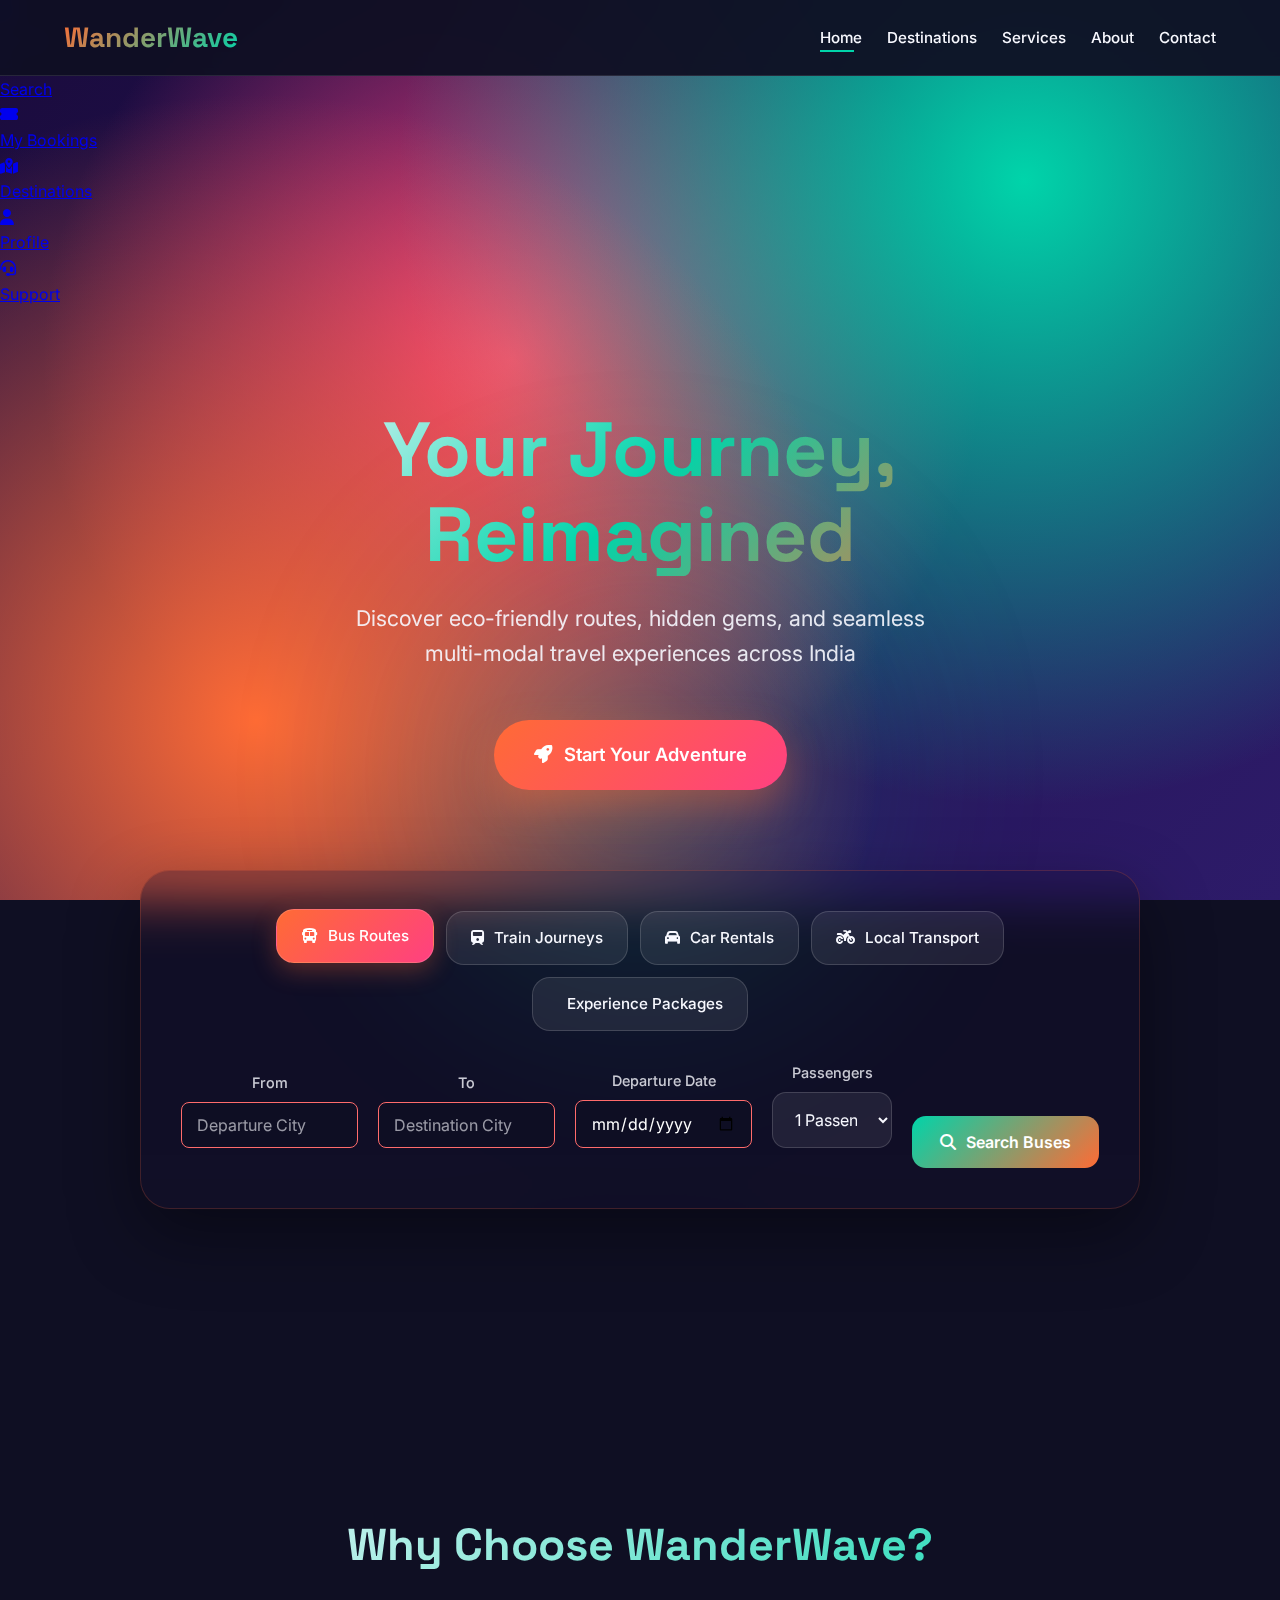
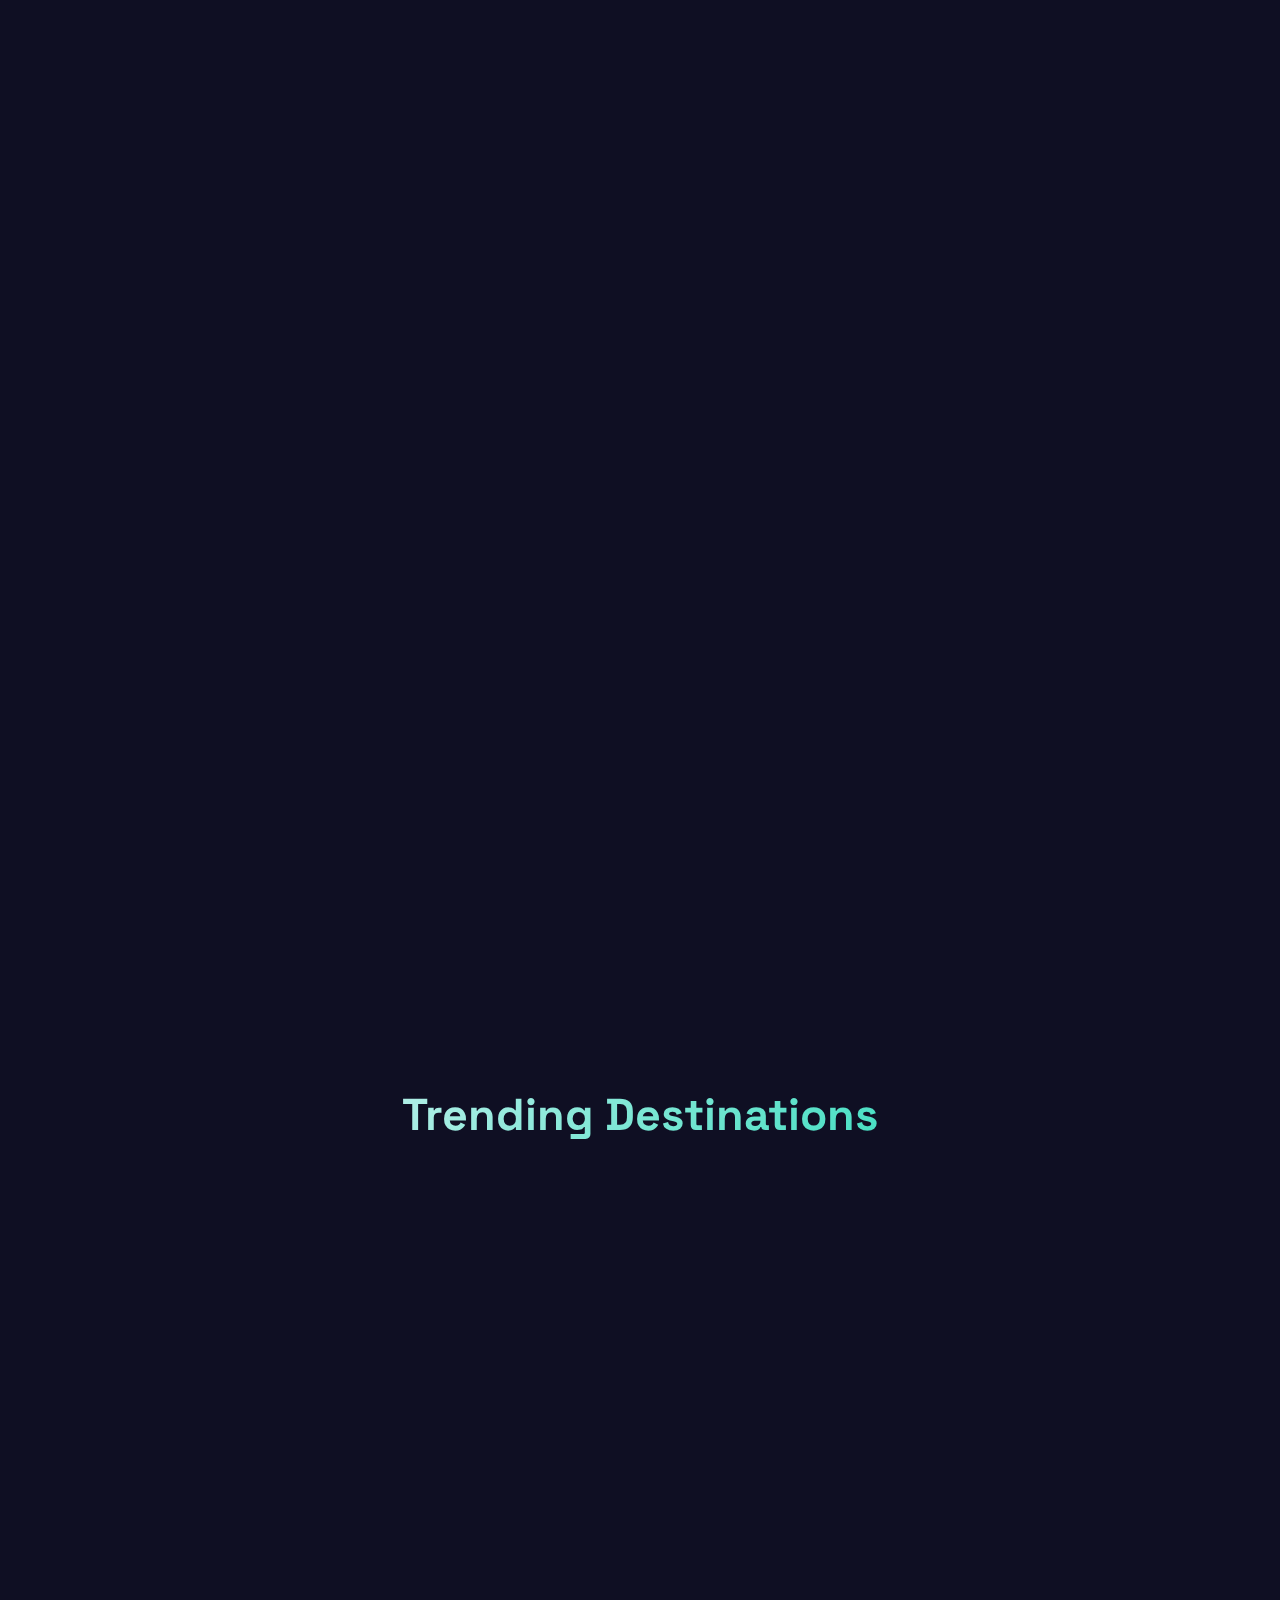
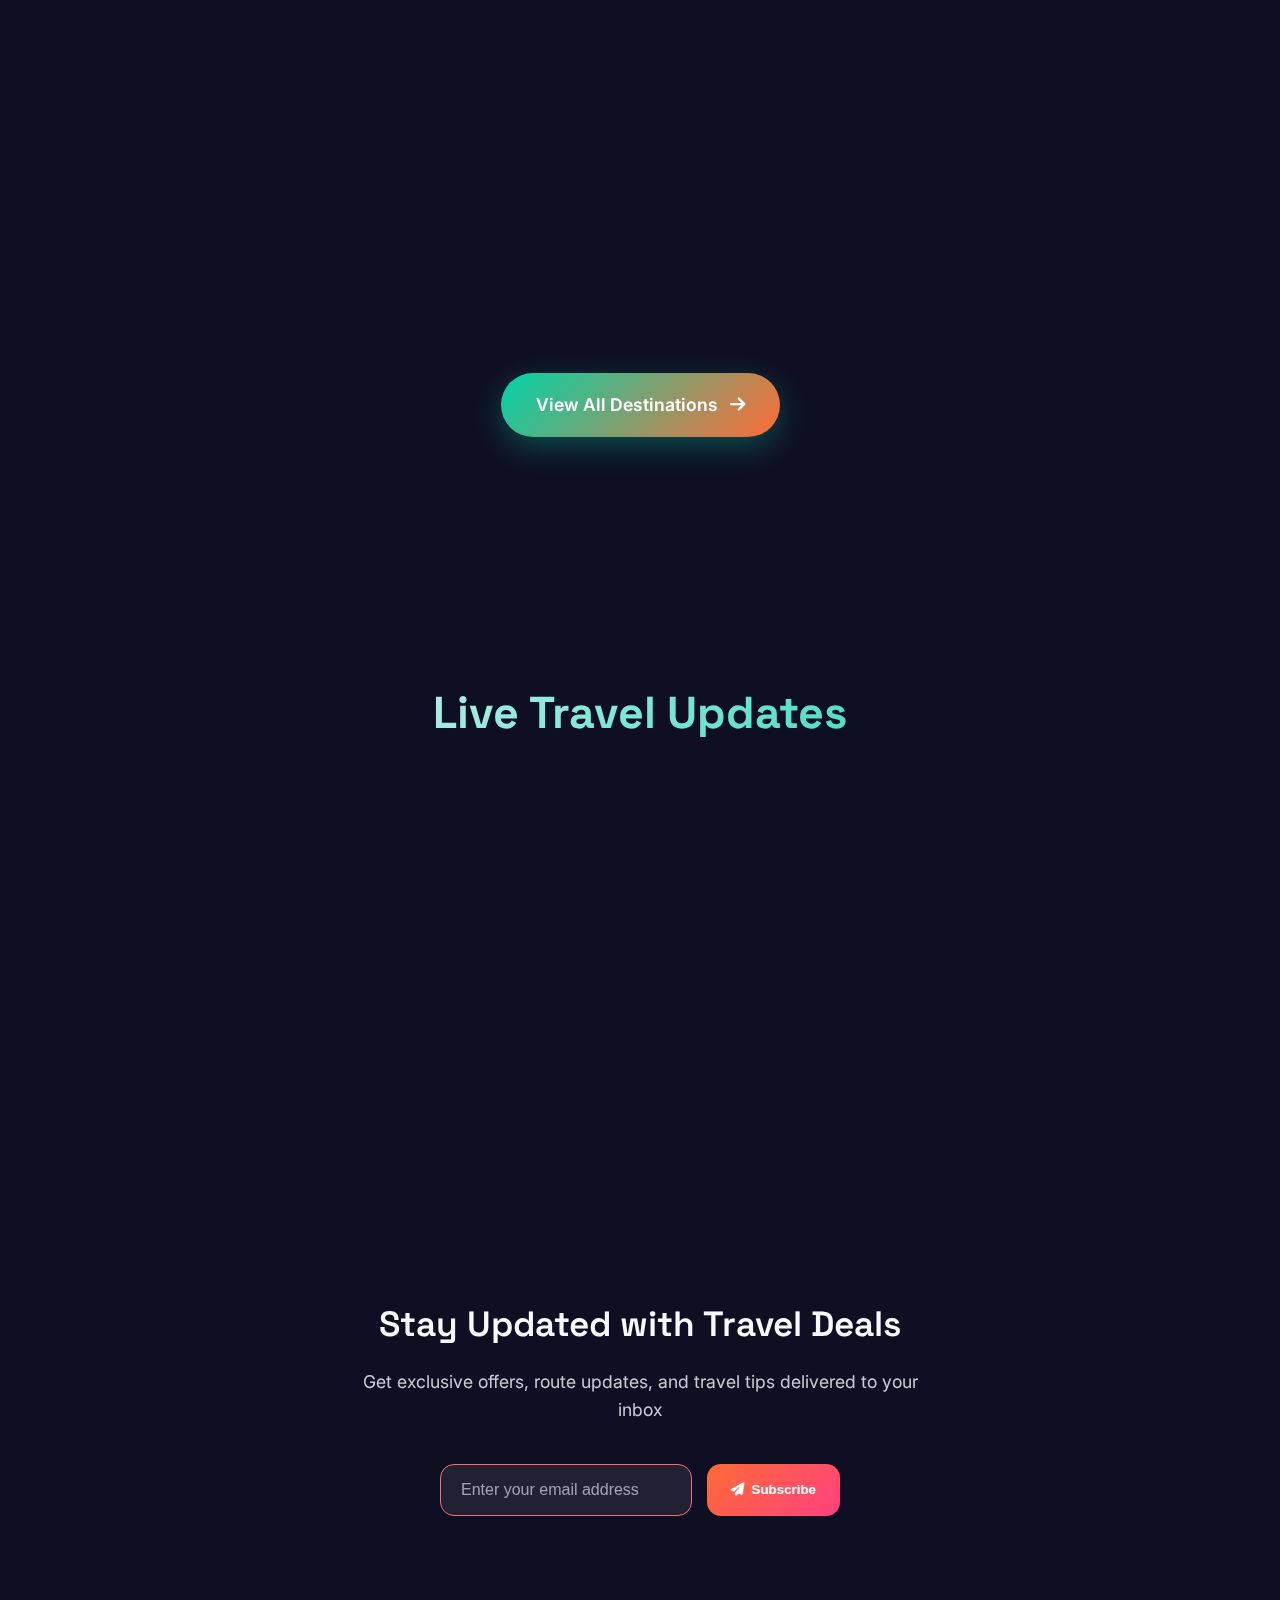
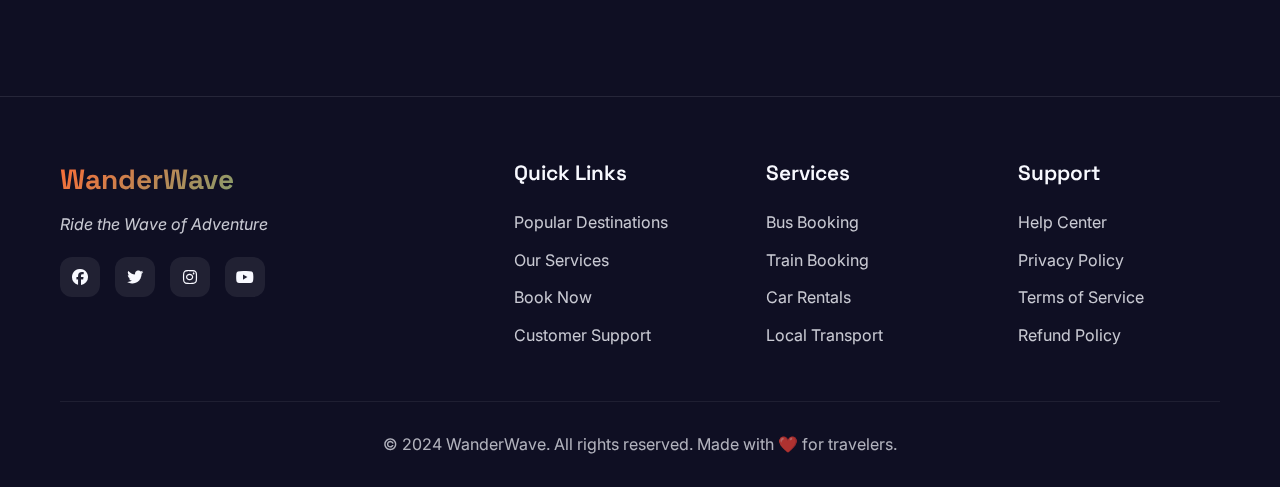
<file: index.html>
<!DOCTYPE html>
<html lang="en">
<head>
    <meta charset="UTF-8">
    <meta name="viewport" content="width=device-width, initial-scale=1.0">
    <title>WanderWave - Ride the Wave of Adventure</title>
    <link href="https://fonts.googleapis.com/css2?family=Inter:wght@300;400;500;600;700;800&family=Space+Grotesk:wght@400;500;600;700&display=swap" rel="stylesheet">
    <link rel="stylesheet" href="https://cdnjs.cloudflare.com/ajax/libs/font-awesome/6.4.0/css/all.min.css">
    <link rel="stylesheet" href="styles.css">
</head>
<body>
    <!-- Animated Background -->
    <div class="animated-bg"></div>

    <!-- Header -->
    <header class="header">
        <div class="logo">WanderWave</div>
        <input type="checkbox" id="mobile-menu-toggle" class="mobile-menu-toggle">
        <label for="mobile-menu-toggle" class="mobile-menu">
            <i class="fas fa-bars"></i>
        </label>
        <div class="menu-overlay"></div>
        <nav class="nav-container">
            <ul class="nav-links">
                <li><a href="index.html" class="active">Home</a></li>
                <li><a href="destination.html">Destinations</a></li>
                <li><a href="services.html">Services</a></li>
                <li><a href="about.html">About</a></li>
                <li><a href="contact.html">Contact</a></li>
                <li class="mobile-only"><a href="bookings.html">My Bookings</a></li>
            </ul>
        </nav>
    </header>

    <!-- Floating Dock Navigation -->
    <div class="floating-dock">
        <a href="index.html" class="dock-item active">
            <i class="fas fa-home"></i>
            <div class="dock-tooltip">Home</div>
        </a>
        <a href="search.html" class="dock-item">
            <i class="fas fa-search"></i>
            <div class="dock-tooltip">Search</div>
        </a>
        <a href="bookings.html" class="dock-item">
            <i class="fas fa-ticket-alt"></i>
            <div class="dock-tooltip">My Bookings</div>
        </a>
        <a href="destination.html" class="dock-item">
            <i class="fas fa-map-marked-alt"></i>
            <div class="dock-tooltip">Destinations</div>
        </a>
        <a href="profile.html" class="dock-item">
            <i class="fas fa-user"></i>
            <div class="dock-tooltip">Profile</div>
        </a>
        <a href="contact.html" class="dock-item">
            <i class="fas fa-headset"></i>
            <div class="dock-tooltip">Support</div>
        </a>
    </div>

    <!-- Hero Section -->
    <section class="hero">
        <div class="hero-content">
            <h1>Your Journey, Reimagined</h1>
            <p>Discover eco-friendly routes, hidden gems, and seamless multi-modal travel experiences across India</p>
            <a href="search.html" class="cta-button">
                <i class="fas fa-rocket"></i>
                Start Your Adventure
            </a>
        </div>

        <!-- Quick Search Widget -->
        <div class="quick-search-widget">
            <div class="search-tabs">
                <div class="search-tab active">
                    <i class="fas fa-bus"></i>
                    Bus Routes
                </div>
                <div class="search-tab">
                    <i class="fas fa-train"></i>
                    Train Journeys
                </div>
                <div class="search-tab">
                    <i class="fas fa-car"></i>
                    Car Rentals
                </div>
                <div class="search-tab">
                    <i class="fas fa-motorcycle"></i>
                    Local Transport
                </div>
                <div class="search-tab">
                    <i class="fas fa-backpack"></i>
                    Experience Packages
                </div>
            </div>

            <form class="quick-search-form form-fields-bus" action="search.html" method="GET">
                <div class="form-row">
                    <div class="form-group">
                        <label>From</label>
                        <input type="text" name="from" placeholder="Departure City" required>
                    </div>
                    <div class="form-group">
                        <label>To</label>
                        <input type="text" name="to" placeholder="Destination City" required>
                    </div>
                    <div class="form-group">
                        <label>Departure Date</label>
                        <input type="date" name="date" required>
                    </div>
                    <div class="form-group">
                        <label>Passengers</label>
                        <select name="passengers">
                            <option value="1">1 Passenger</option>
                            <option value="2">2 Passengers</option>
                            <option value="3">3 Passengers</option>
                            <option value="4">4+ Passengers</option>
                        </select>
                    </div>
                    <button type="submit" class="search-button">
                        <i class="fas fa-search"></i>
                        Search Buses
                    </button>
                </div>
            </form>
        </div>
    </section>

    <!-- Features Section -->
    <section class="features">
        <div class="container">
            <h2 class="section-title">Why Choose WanderWave?</h2>
            <div class="features-grid">
                <div class="feature-card">
                    <div class="feature-icon">
                        <i class="fas fa-leaf"></i>
                    </div>
                    <h3>Eco-Smart Routes</h3>
                    <p>Travel green with our carbon footprint calculator and eco-friendly transport options. Every booking contributes to environmental conservation.</p>
                </div>
                
                <div class="feature-card">
                    <div class="feature-icon">
                        <i class="fas fa-map-signs"></i>
                    </div>
                    <h3>Multi-Modal Journey Planning</h3>
                    <p>Seamlessly combine buses, trains, and local transport for the perfect journey. One platform, endless possibilities.</p>
                </div>

                <div class="feature-card">
                    <div class="feature-icon">
                        <i class="fas fa-heart"></i>
                    </div>
                    <h3>Cultural Immersion</h3>
                    <p>Discover local experiences, hidden gems, and authentic cultural activities along your route. Travel like a local.</p>
                </div>

                <div class="feature-card">
                    <div class="feature-icon">
                        <i class="fas fa-satellite-dish"></i>
                    </div>
                    <h3>Real-Time Tracking</h3>
                    <p>Track your vehicle live, get instant updates, and receive notifications about weather, traffic, and route conditions.</p>
                </div>

                <div class="feature-card">
                    <div class="feature-icon">
                        <i class="fas fa-shield-alt"></i>
                    </div>
                    <h3>24/7 Support</h3>
                    <p>Round-the-clock assistance, emergency support, and instant help during travel disruptions. We've got you covered.</p>
                </div>

                <div class="feature-card">
                    <div class="feature-icon">
                        <i class="fas fa-users"></i>
                    </div>
                    <h3>Community Driven</h3>
                    <p>Real reviews, local insights, and community-shared tips to make every journey memorable and authentic.</p>
                </div>
            </div>
        </div>
    </section>

    <!-- Trending Destinations Preview -->
    <section class="trending-destinations">
        <div class="container">
            <h2 class="section-title">Trending Destinations</h2>
            <div class="destinations-preview">
                <div class="destination-card">
                    <div class="destination-image">🏙️</div>
                    <div class="destination-info">
                        <h4>Mumbai</h4>
                        <p>The City That Never Sleeps</p>
                        <span class="price">From ₹299</span>
                    </div>
                </div>

                <div class="destination-card">
                    <div class="destination-image">🏖️</div>
                    <div class="destination-info">
                        <h4>Goa</h4>
                        <p>Where Time Moves with Tides</p>
                        <span class="price">From ₹599</span>
                    </div>
                </div>

                <div class="destination-card">
                    <div class="destination-image">🏔️</div>
                    <div class="destination-info">
                        <h4>Manali</h4>
                        <p>Adventure in the Himalayas</p>
                        <span class="price">From ₹899</span>
                    </div>
                </div>

                <div class="destination-card">
                    <div class="destination-image">🕌</div>
                    <div class="destination-info">
                        <h4>Rajasthan</h4>
                        <p>Land of Kings</p>
                        <span class="price">From ₹449</span>
                    </div>
                </div>
            </div>
            <div class="view-all">
                <a href="destinations.html" class="view-all-btn">
                    View All Destinations
                    <i class="fas fa-arrow-right"></i>
                </a>
            </div>
        </div>
    </section>

    <!-- Live Updates Section -->
    <section class="live-updates">
        <div class="container">
            <h2 class="section-title">Live Travel Updates</h2>
            <div class="updates-grid">
                <div class="update-card">
                    <div class="update-icon">
                        <i class="fas fa-route"></i>
                    </div>
                    <div class="update-content">
                        <h4>Route Status</h4>
                        <p>All major highways clear. Normal traffic flow on Mumbai-Pune route.</p>
                        <span class="update-time">Updated 5 min ago</span>
                    </div>
                </div>

                <div class="update-card">
                    <div class="update-icon">
                        <i class="fas fa-cloud-sun"></i>
                    </div>
                    <div class="update-content">
                        <h4>Weather Alert</h4>
                        <p>Pleasant weather in North India. Light rain expected in Kerala.</p>
                        <span class="update-time">Updated 12 min ago</span>
                    </div>
                </div>

                <div class="update-card">
                    <div class="update-icon">
                        <i class="fas fa-calendar-check"></i>
                    </div>
                    <div class="update-content">
                        <h4>Festival Season</h4>
                        <p>Diwali special packages available. Book early for best prices.</p>
                        <span class="update-time">Updated 1 hour ago</span>
                    </div>
                </div>
            </div>
        </div>
    </section>

    <!-- Newsletter Section -->
    <section class="newsletter">
        <div class="container">
            <div class="newsletter-content">
                <h3>Stay Updated with Travel Deals</h3>
                <p>Get exclusive offers, route updates, and travel tips delivered to your inbox</p>
                <form class="newsletter-form">
                    <input type="email" placeholder="Enter your email address" required>
                    <button type="submit">
                        <i class="fas fa-paper-plane"></i>
                        Subscribe
                    </button>
                </form>
            </div>
        </div>
    </section>

    <!-- Footer -->
    <footer class="footer">
        <div class="container">
            <div class="footer-content">
                <div class="footer-section">
                    <div class="footer-logo">
                        <div class="logo">WanderWave</div>
                        <p>Ride the Wave of Adventure</p>
                    </div>
                    <div class="social-links">
                        <a href="#"><i class="fab fa-facebook"></i></a>
                        <a href="#"><i class="fab fa-twitter"></i></a>
                        <a href="#"><i class="fab fa-instagram"></i></a>
                        <a href="#"><i class="fab fa-youtube"></i></a>
                    </div>
                </div>

                <div class="footer-section">
                    <h4>Quick Links</h4>
                    <ul>
                        <li><a href="destinations.html">Popular Destinations</a></li>
                        <li><a href="services.html">Our Services</a></li>
                        <li><a href="search.html">Book Now</a></li>
                        <li><a href="contact.html">Customer Support</a></li>
                    </ul>
                </div>

                <div class="footer-section">
                    <h4>Services</h4>
                    <ul>
                        <li><a href="#">Bus Booking</a></li>
                        <li><a href="#">Train Booking</a></li>
                        <li><a href="#">Car Rentals</a></li>
                        <li><a href="#">Local Transport</a></li>
                    </ul>
                </div>

                <div class="footer-section">
                    <h4>Support</h4>
                    <ul>
                        <li><a href="contact.html">Help Center</a></li>
                        <li><a href="#">Privacy Policy</a></li>
                        <li><a href="#">Terms of Service</a></li>
                        <li><a href="#">Refund Policy</a></li>
                    </ul>
                </div>
            </div>

            <div class="footer-bottom">
                <p>&copy; 2024 WanderWave. All rights reserved. Made with ❤️ for travelers.</p>
            </div>
        </div>
    </footer>

    <script src="script.js"></script>

    <!-- Auth Popup -->
    <div class="auth-overlay">
        <div class="auth-popup">
            <button class="close-auth">&times;</button>
            <div class="auth-tabs">
                <div class="auth-tab active" id="login-tab">Login</div>
                <div class="auth-tab" id="signup-tab">Sign Up</div>
            </div>

            <!-- Login Form -->
            <form id="login-form" class="auth-form active">
                <div class="form-group">
                    <label for="login-email">Email</label>
                    <input type="email" id="login-email" placeholder="Enter your email" required>
                </div>
                <div class="form-group">
                    <label for="login-password">Password</label>
                    <input type="password" id="login-password" placeholder="Enter your password" required>
                </div>
                <button type="submit" class="auth-btn">Login</button>
                <div class="auth-footer">
                    Don't have an account? <a href="#" id="switch-to-signup">Sign up</a>
                </div>
                <div class="social-login">
                    <span>Or login with</span>
                    <div class="social-buttons">
                        <button type="button" class="social-btn">
                            <i class="fab fa-google"></i>
                        </button>
                        <button type="button" class="social-btn">
                            <i class="fab fa-facebook-f"></i>
                        </button>
                        <button type="button" class="social-btn">
                            <i class="fab fa-apple"></i>
                        </button>
                    </div>
                </div>
            </form>

            <!-- Signup Form -->
            <form id="signup-form" class="auth-form">
                <div class="form-group">
                    <label for="signup-name">Full Name</label>
                    <input type="text" id="signup-name" placeholder="Enter your full name" required>
                </div>
                <div class="form-group">
                    <label for="signup-email">Email</label>
                    <input type="email" id="signup-email" placeholder="Enter your email" required>
                </div>
                <div class="form-group">
                    <label for="signup-password">Password</label>
                    <input type="password" id="signup-password" placeholder="Create a password" required>
                </div>
                <div class="form-group">
                    <label for="signup-confirm-password">Confirm Password</label>
                    <input type="password" id="signup-confirm-password" placeholder="Confirm your password" required>
                </div>
                <button type="submit" class="auth-btn">Create Account</button>
                <div class="auth-footer">
                    Already have an account? <a href="#" id="switch-to-login">Login</a>
                </div>
            </form>
        </div>
    </div>
    
    
    
</html>
</file>
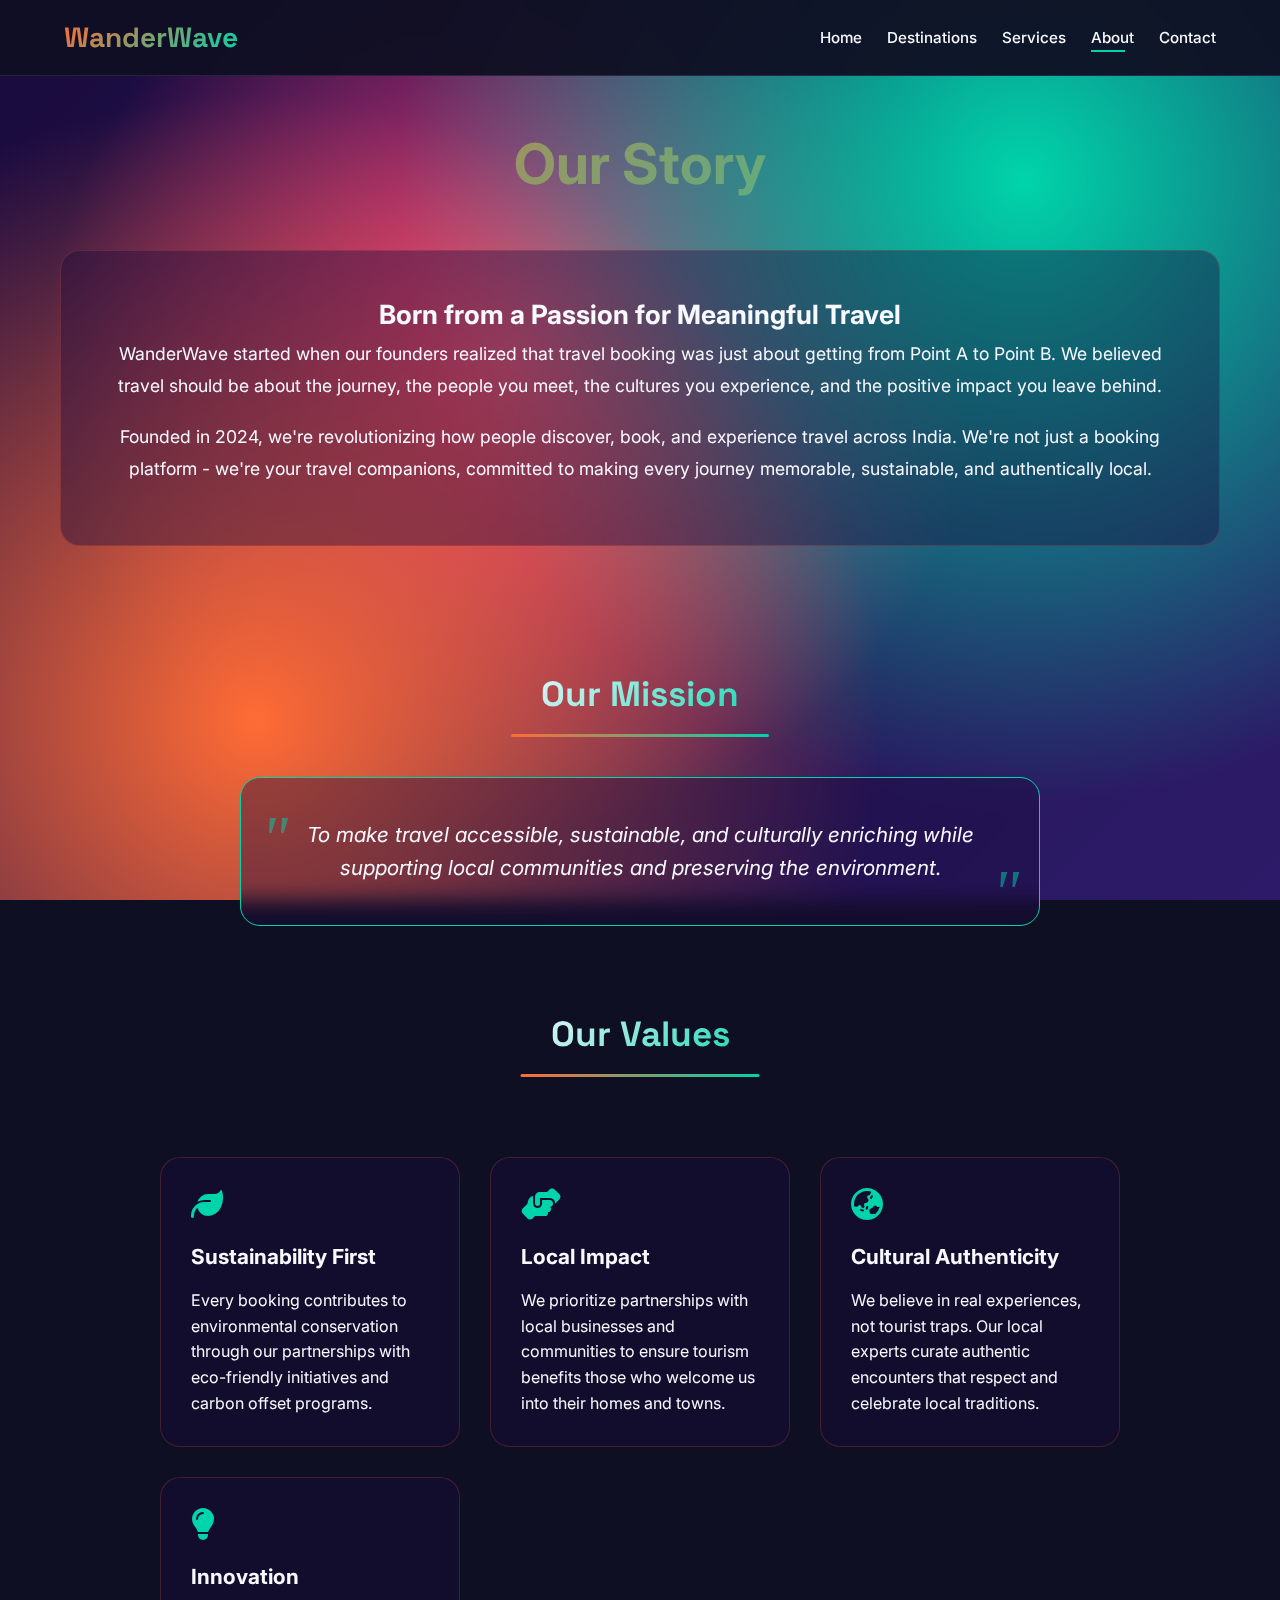
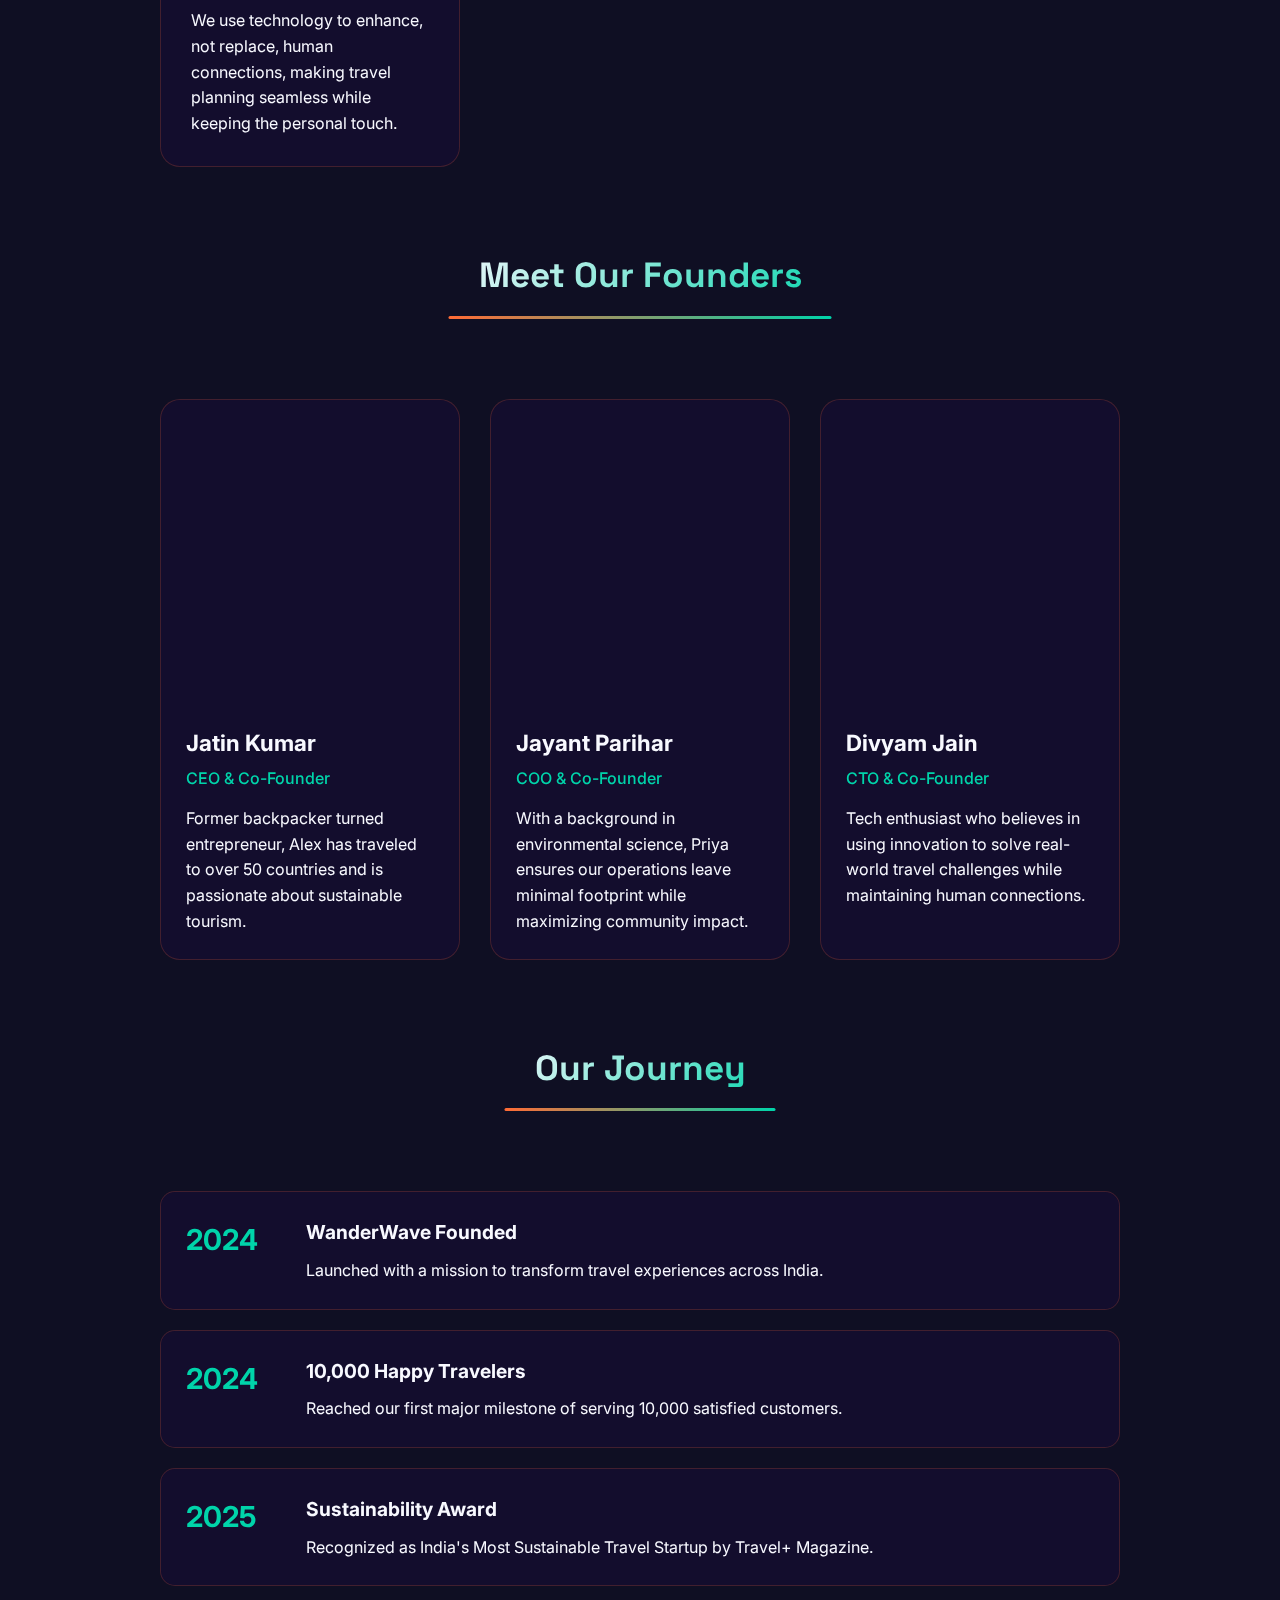
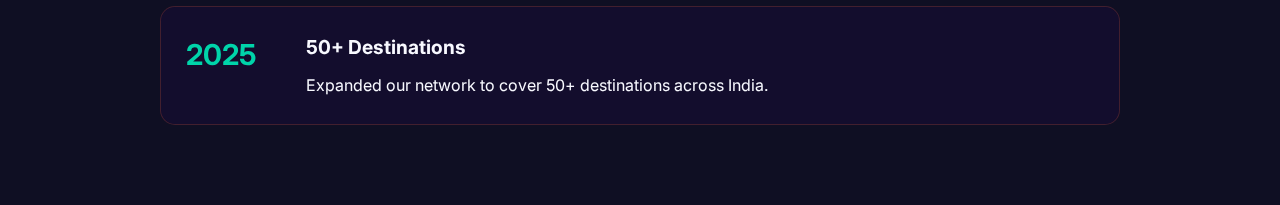
<file: about.html>
<!DOCTYPE html>
<html lang="en">
<head>
    <meta charset="UTF-8">
    <meta name="viewport" content="width=device-width, initial-scale=1.0">
    <title>About Us - WanderWave</title>
    <link href="https://fonts.googleapis.com/css2?family=Inter:wght@300;400;500;600;700;800&family=Space+Grotesk:wght@400;500;600;700&display=swap" rel="stylesheet">
    <link rel="stylesheet" href="https://cdnjs.cloudflare.com/ajax/libs/font-awesome/6.4.0/css/all.min.css">
    <link rel="stylesheet" href="styles.css">
    <style>
        /* About Page Specific Styles */
        .about-hero {
            text-align: center;
            padding: 120px 20px 80px;
            position: relative;
            z-index: 1;
        }

        .about-hero h1 {
            font-size: 3.5rem;
            margin-bottom: 40px;
            background: linear-gradient(135deg, var(--secondary-main), var(--accent-cyan));
            -webkit-background-clip: text;
            -webkit-text-fill-color: transparent;
            background-clip: text;
        }

        .story-section, .mission-section, .values-section, .team-section, .milestones-section {
            max-width: 1000px;
            margin: 0 auto 80px;
            padding: 0 20px;
        }

        .section-title {
            text-align: center;
            font-size: 2.2rem;
            margin-bottom: 40px;
            color: var(--neutral-light);
            position: relative;
            display: inline-block;
            left: 50%;
            transform: translateX(-50%);
            padding: 0 30px 15px;
        }

        .section-title::after {
            content: '';
            position: absolute;
            bottom: 0;
            left: 0;
            width: 100%;
            height: 3px;
            background: linear-gradient(90deg, var(--secondary-main), var(--accent-cyan));
            border-radius: 3px;
        }

        .story-content {
            background: rgba(26, 11, 61, 0.4);
            backdrop-filter: blur(10px);
            border: 1px solid rgba(255, 107, 53, 0.2);
            border-radius: 20px;
            padding: 40px;
            margin-bottom: 40px;
            line-height: 1.8;
            font-size: 1.1rem;
        }

        .story-content p {
            margin-bottom: 20px;
        }

        .mission-box {
            text-align: center;
            background: rgba(26, 11, 61, 0.4);
            backdrop-filter: blur(10px);
            border: 1px solid var(--accent-cyan);
            border-radius: 20px;
            padding: 40px;
            max-width: 800px;
            margin: 0 auto 60px;
            font-style: italic;
            font-size: 1.3rem;
            position: relative;
        }

        .mission-box::before, .mission-box::after {
            content: '"';
            font-family: Georgia, serif;
            font-size: 4rem;
            color: var(--accent-cyan);
            position: absolute;
            opacity: 0.5;
        }

        .mission-box::before {
            top: 10px;
            left: 20px;
        }

        .mission-box::after {
            bottom: -20px;
            right: 20px;
        }

        .values-grid {
            display: grid;
            grid-template-columns: repeat(auto-fit, minmax(250px, 1fr));
            gap: 30px;
            margin-top: 40px;
        }

        .value-card {
            background: rgba(26, 11, 61, 0.4);
            backdrop-filter: blur(10px);
            border: 1px solid rgba(255, 107, 53, 0.2);
            border-radius: 20px;
            padding: 30px;
            transition: all 0.3s ease;
        }

        .value-card:hover {
            transform: translateY(-5px);
            border-color: var(--accent-cyan);
            box-shadow: 0 10px 30px rgba(0, 0, 0, 0.3);
        }

        .value-card i {
            font-size: 2rem;
            margin-bottom: 20px;
            color: var(--accent-cyan);
        }

        .value-card h3 {
            font-size: 1.3rem;
            margin-bottom: 15px;
            color: var(--neutral-light);
        }

        .team-grid {
            display: grid;
            grid-template-columns: repeat(auto-fit, minmax(280px, 1fr));
            gap: 30px;
            margin-top: 40px;
        }

        .team-member {
            background: rgba(26, 11, 61, 0.4);
            backdrop-filter: blur(10px);
            border: 1px solid rgba(255, 107, 53, 0.2);
            border-radius: 20px;
            overflow: hidden;
            transition: all 0.3s ease;
        }

        .team-member:hover {
            transform: translateY(-5px);
            box-shadow: 0 10px 30px rgba(0, 0, 0, 0.3);
        }

        .member-image {
            height: 300px;
            background-size: cover;
            background-position: center;
            position: relative;
        }

        .member-info {
            padding: 25px;
        }

        .member-info h3 {
            font-size: 1.4rem;
            margin-bottom: 5px;
            color: var(--neutral-light);
        }

        .member-role {
            color: var(--accent-cyan);
            font-weight: 500;
            margin-bottom: 15px;
            display: block;
        }

        .milestones {
            display: flex;
            flex-direction: column;
            gap: 20px;
            margin-top: 40px;
        }

        .milestone {
            display: flex;
            gap: 20px;
            background: rgba(26, 11, 61, 0.4);
            backdrop-filter: blur(10px);
            border: 1px solid rgba(255, 107, 53, 0.2);
            border-radius: 15px;
            padding: 25px;
            transition: all 0.3s ease;
        }

        .milestone:hover {
            transform: translateX(10px);
            border-color: var(--accent-cyan);
        }

        .milestone-year {
            font-size: 1.8rem;
            font-weight: 700;
            color: var(--accent-cyan);
            min-width: 100px;
        }

        .milestone-content h4 {
            font-size: 1.2rem;
            margin-bottom: 10px;
            color: var(--neutral-light);
        }

        @media (max-width: 768px) {
            .about-hero h1 {
                font-size: 2.5rem;
            }
            
            .mission-box {
                font-size: 1.1rem;
                padding: 30px 20px;
            }
            
            .story-content {
                padding: 25px;
            }
            
            .milestone {
                flex-direction: column;
            }
            
            .milestone-year {
                margin-bottom: 10px;
            }
        }
    </style>
</head>
<body>
    <!-- Animated Background -->
    <div class="animated-bg"></div>

    <!-- Header -->
    <header class="header">
        <div class="logo">WanderWave</div>
        <input type="checkbox" id="mobile-menu-toggle" class="mobile-menu-toggle">
        <label for="mobile-menu-toggle" class="mobile-menu">
            <i class="fas fa-bars"></i>
        </label>
        <div class="menu-overlay"></div>
        <nav class="nav-container">
            <ul class="nav-links">
                <li><a href="index.html">Home</a></li>
                <li><a href="destination.html">Destinations</a></li>
                <li><a href="services.html">Services</a></li>
                <li><a href="about.html" class="active">About</a></li>
                <li><a href="contact.html">Contact</a></li>
                <li class="mobile-only"><a href="bookings.html">My Bookings</a></li>
            </ul>
        </nav>
    </header>

    <!-- Hero Section -->
    <section class="about-hero">
        <h1>Our Story</h1>
        <div class="container">
            <div class="story-content">
                <h2>Born from a Passion for Meaningful Travel</h2>
                <p>WanderWave started when our founders realized that travel booking was just about getting from Point A to Point B. We believed travel should be about the journey, the people you meet, the cultures you experience, and the positive impact you leave behind.</p>
                <p>Founded in 2024, we're revolutionizing how people discover, book, and experience travel across India. We're not just a booking platform - we're your travel companions, committed to making every journey memorable, sustainable, and authentically local.</p>
            </div>
        </div>
    </section>

    <!-- Mission Section -->
    <section class="mission-section">
        <h2 class="section-title">Our Mission</h2>
        <div class="mission-box">
            To make travel accessible, sustainable, and culturally enriching while supporting local communities and preserving the environment.
        </div>
    </section>

    <!-- Values Section -->
    <section class="values-section">
        <h2 class="section-title">Our Values</h2>
        <div class="values-grid">
            <div class="value-card">
                <i class="fas fa-leaf"></i>
                <h3>Sustainability First</h3>
                <p>Every booking contributes to environmental conservation through our partnerships with eco-friendly initiatives and carbon offset programs.</p>
            </div>
            <div class="value-card">
                <i class="fas fa-hands-helping"></i>
                <h3>Local Impact</h3>
                <p>We prioritize partnerships with local businesses and communities to ensure tourism benefits those who welcome us into their homes and towns.</p>
            </div>
            <div class="value-card">
                <i class="fas fa-globe-asia"></i>
                <h3>Cultural Authenticity</h3>
                <p>We believe in real experiences, not tourist traps. Our local experts curate authentic encounters that respect and celebrate local traditions.</p>
            </div>
            <div class="value-card">
                <i class="fas fa-lightbulb"></i>
                <h3>Innovation</h3>
                <p>We use technology to enhance, not replace, human connections, making travel planning seamless while keeping the personal touch.</p>
            </div>
        </div>
    </section>

    <!-- Team Section -->
    <section class="team-section">
        <h2 class="section-title">Meet Our Founders</h2>
        <div class="team-grid">
            <div class="team-member">
                <div class="member-image" style="background-image: url('https://source.unsplash.com/600x600/?portrait,entrepreneur,1');"></div>
                <div class="member-info">
                    <h3>Jatin Kumar</h3>
                    <span class="member-role">CEO & Co-Founder</span>
                    <p>Former backpacker turned entrepreneur, Alex has traveled to over 50 countries and is passionate about sustainable tourism.</p>
                </div>
            </div>
            <div class="team-member">
                <div class="member-image" style="background-image: url('https://source.unsplash.com/600x600/?portrait,woman,entrepreneur,1');"></div>
                <div class="member-info">
                    <h3>Jayant Parihar</h3>
                    <span class="member-role">COO & Co-Founder</span>
                    <p>With a background in environmental science, Priya ensures our operations leave minimal footprint while maximizing community impact.</p>
                </div>
            </div>
            <div class="team-member">
                <div class="member-image" style="background-image: url('https://source.unsplash.com/600x600/?portrait,man,tech,1');"></div>
                <div class="member-info">
                    <h3>Divyam Jain</h3>
                    <span class="member-role">CTO & Co-Founder</span>
                    <p>Tech enthusiast who believes in using innovation to solve real-world travel challenges while maintaining human connections.</p>
                </div>
            </div>
        </div>
    </section>

    <!-- Milestones Section -->
    <section class="milestones-section">
        <h2 class="section-title">Our Journey</h2>
        <div class="milestones">
            <div class="milestone">
                <div class="milestone-year">2024</div>
                <div class="milestone-content">
                    <h4>WanderWave Founded</h4>
                    <p>Launched with a mission to transform travel experiences across India.</p>
                </div>
            </div>
            <div class="milestone">
                <div class="milestone-year">2024</div>
                <div class="milestone-content">
                    <h4>10,000 Happy Travelers</h4>
                    <p>Reached our first major milestone of serving 10,000 satisfied customers.</p>
                </div>
            </div>
            <div class="milestone">
                <div class="milestone-year">2025</div>
                <div class="milestone-content">
                    <h4>Sustainability Award</h4>
                    <p>Recognized as India's Most Sustainable Travel Startup by Travel+ Magazine.</p>
                </div>
            </div>
            <div class="milestone">
                <div class="milestone-year">2025</div>
                <div class="milestone-content">
                    <h4>50+ Destinations</h4>
                    <p>Expanded our network to cover 50+ destinations across India.</p>
                </div>
            </div>
        </div>
    </section>


    <script>
        // Mobile menu toggle
        document.querySelector('.mobile-menu').addEventListener('click', function() {
            document.querySelector('.nav-links').classList.toggle('active');
        });
    </script>

    <!-- Auth Popup -->
    <div class="auth-overlay">
        <div class="auth-popup">
            <button class="close-auth">&times;</button>
            <div class="auth-tabs">
                <div class="auth-tab active" id="login-tab">Login</div>
                <div class="auth-tab" id="signup-tab">Sign Up</div>
            </div>

            <!-- Login Form -->
            <form id="login-form" class="auth-form active">
                <div class="form-group">
                    <label for="login-email">Email</label>
                    <input type="email" id="login-email" placeholder="Enter your email" required>
                </div>
                <div class="form-group">
                    <label for="login-password">Password</label>
                    <input type="password" id="login-password" placeholder="Enter your password" required>
                </div>
                <button type="submit" class="auth-btn">Login</button>
                <div class="auth-footer">
                    Don't have an account? <a href="#" id="switch-to-signup">Sign up</a>
                </div>
                <div class="social-login">
                    <span>Or login with</span>
                    <div class="social-buttons">
                        <button type="button" class="social-btn">
                            <i class="fab fa-google"></i>
                        </button>
                        <button type="button" class="social-btn">
                            <i class="fab fa-facebook-f"></i>
                        </button>
                        <button type="button" class="social-btn">
                            <i class="fab fa-apple"></i>
                        </button>
                    </div>
                </div>
            </form>

            <!-- Signup Form -->
            <form id="signup-form" class="auth-form">
                <div class="form-group">
                    <label for="signup-name">Full Name</label>
                    <input type="text" id="signup-name" placeholder="Enter your full name" required>
                </div>
                <div class="form-group">
                    <label for="signup-email">Email</label>
                    <input type="email" id="signup-email" placeholder="Enter your email" required>
                </div>
                <div class="form-group">
                    <label for="signup-password">Password</label>
                    <input type="password" id="signup-password" placeholder="Create a password" required>
                </div>
                <div class="form-group">
                    <label for="signup-confirm-password">Confirm Password</label>
                    <input type="password" id="signup-confirm-password" placeholder="Confirm your password" required>
                </div>
                <button type="submit" class="auth-btn">Create Account</button>
                <div class="auth-footer">
                    Already have an account? <a href="#" id="switch-to-login">Login</a>
                </div>
            </form>
        </div>
    </div>
    
    
    
</html>
</file>
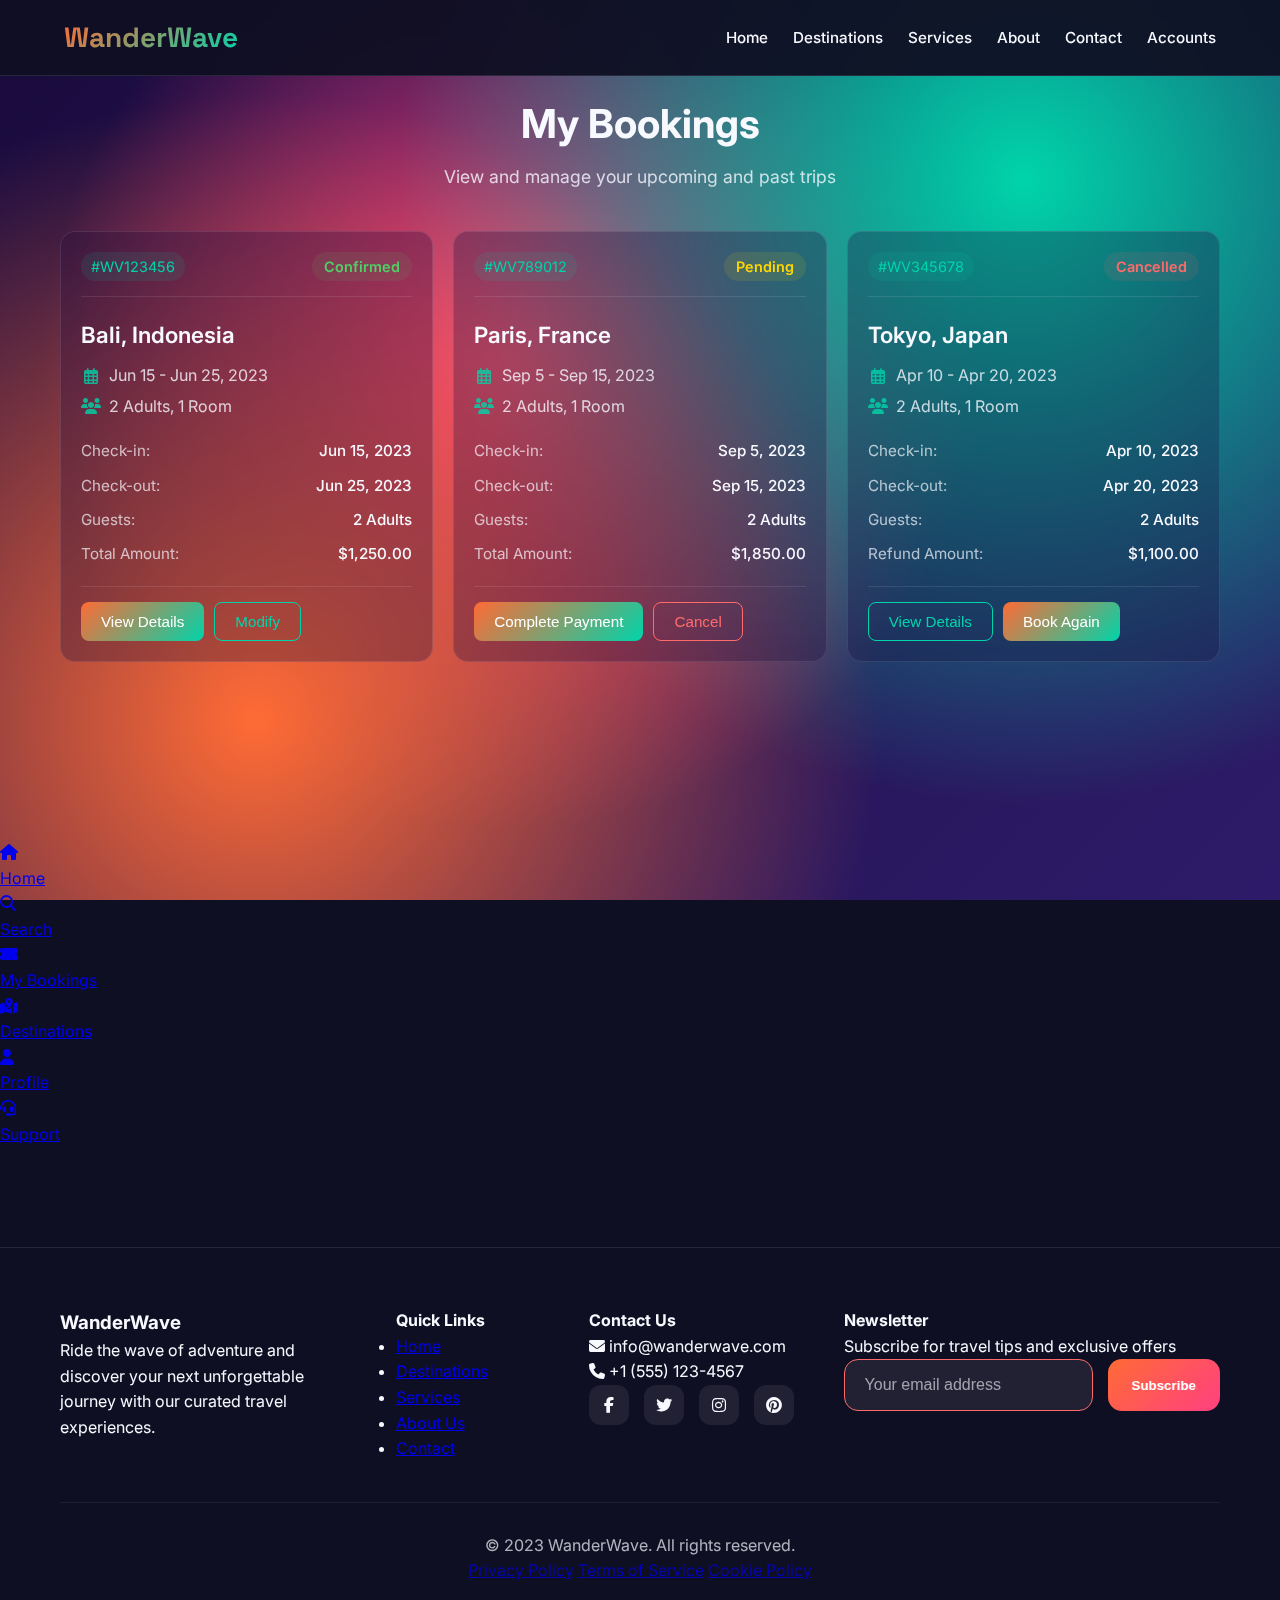
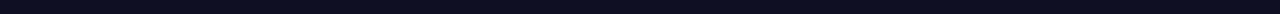
<file: bookings.html>
<!DOCTYPE html>
<html lang="en">
<head>
    <meta charset="UTF-8">
    <meta name="viewport" content="width=device-width, initial-scale=1.0">
    <title>My Bookings - WanderWave</title>
    <link href="https://fonts.googleapis.com/css2?family=Inter:wght@300;400;500;600;700;800&family=Space+Grotesk:wght@400;500;600;700&display=swap" rel="stylesheet">
    <link rel="stylesheet" href="https://cdnjs.cloudflare.com/ajax/libs/font-awesome/6.4.0/css/all.min.css">
    <link rel="stylesheet" href="styles.css">
    <style>
        /* Bookings Page Specific Styles */
        .bookings-container {
            max-width: 1200px;
            margin: 100px auto 40px;
            padding: 0 20px;
            min-height: calc(100vh - 200px);
        }
        
        @media (max-width: 768px) {
            .bookings-container {
                margin: 80px auto 30px;
                padding: 0 15px;
            }
        }

        .bookings-header {
            text-align: center;
            margin-bottom: 40px;
        }

        .bookings-header h1 {
            font-size: clamp(1.8rem, 5vw, 2.5rem);
            color: var(--neutral-light);
            margin-bottom: 15px;
            line-height: 1.2;
        }

        .bookings-header p {
            color: var(--neutral-light);
            opacity: 0.8;
            font-size: 1.1rem;
        }

        .bookings-grid {
            display: grid;
            grid-template-columns: repeat(auto-fill, minmax(300px, 1fr));
            gap: 20px;
            margin-top: 30px;
        }
        
        @media (max-width: 768px) {
            .bookings-grid {
                grid-template-columns: 1fr;
                gap: 15px;
            }
        }

        .booking-card {
            background: rgba(26, 11, 61, 0.3);
            border-radius: 15px;
            padding: 20px;
            backdrop-filter: blur(10px);
            border: 1px solid rgba(255, 255, 255, 0.1);
            transition: transform 0.3s ease, box-shadow 0.3s ease;
            width: 100%;
            box-sizing: border-box;
        }
        
        @media (max-width: 480px) {
            .booking-card {
                padding: 15px;
                border-radius: 12px;
            }
        }

        .booking-card:hover {
            transform: translateY(-5px);
            box-shadow: 0 10px 30px rgba(0, 0, 0, 0.3);
        }

        .booking-header {
            display: flex;
            justify-content: space-between;
            align-items: flex-start;
            margin-bottom: 20px;
            padding-bottom: 15px;
            border-bottom: 1px solid rgba(255, 255, 255, 0.1);
        }

        .booking-id {
            font-size: 0.9rem;
            color: var(--accent-cyan);
            background: rgba(0, 212, 170, 0.1);
            padding: 3px 10px;
            border-radius: 20px;
        }

        .booking-status {
            font-size: 0.9rem;
            font-weight: 600;
            padding: 3px 12px;
            border-radius: 20px;
        }

        .status-confirmed {
            background: rgba(81, 207, 102, 0.1);
            color: #51cf66;
        }

        .status-pending {
            background: rgba(255, 214, 0, 0.1);
            color: #ffd600;
        }

        .status-cancelled {
            background: rgba(255, 107, 107, 0.1);
            color: #ff6b6b;
        }

        .booking-destination {
            font-size: 1.4rem;
            font-weight: 600;
            margin-bottom: 10px;
            color: var(--neutral-light);
        }

        .booking-date {
            display: flex;
            align-items: center;
            gap: 8px;
            color: var(--neutral-light);
            opacity: 0.8;
            margin: 5px 0;
        }

        .booking-date i {
            color: var(--accent-cyan);
            width: 20px;
            text-align: center;
        }

        .booking-details {
            margin: 20px 0;
        }

        .detail-row {
            display: flex;
            justify-content: space-between;
            margin-bottom: 10px;
            font-size: 0.95rem;
        }

        .detail-label {
            color: var(--neutral-light);
            opacity: 0.7;
        }

        .detail-value {
            color: var(--neutral-light);
            font-weight: 500;
        }

        .booking-actions {
            display: flex;
            gap: 10px;
            margin-top: 20px;
            padding-top: 15px;
            border-top: 1px solid rgba(255, 255, 255, 0.1);
            flex-wrap: wrap;
        }
        
        @media (max-width: 480px) {
            .booking-actions {
                gap: 8px;
                margin-top: 15px;
                padding-top: 15px;
            }
            
            .booking-actions .btn {
                flex: 1 1 100%;
                margin: 0 !important;
            }
        }
        
        @media (max-width: 480px) {
            .booking-actions {
                flex-direction: column;
                gap: 8px;
            }
            
            .booking-actions .btn {
                width: 100%;
                margin: 0 !important;
                text-align: center;
            }
        }

        .btn {
            padding: 10px 20px;
            border-radius: 8px;
            font-weight: 500;
            cursor: pointer;
            transition: all 0.3s ease;
            border: none;
            font-size: 0.95rem;
            display: inline-flex;
            align-items: center;
            justify-content: center;
            text-align: center;
            -webkit-tap-highlight-color: transparent;
        }
        
        @media (max-width: 480px) {
            .btn {
                padding: 12px 16px;
                font-size: 0.9rem;
                width: 100%;
            }
        }

        .btn-primary {
            background: linear-gradient(135deg, var(--secondary-main), var(--accent-cyan));
            color: white;
            border: none;
        }
        
        .btn-primary:active {
            transform: scale(0.98);
        }

        .btn-outline {
            background: transparent;
            border: 1px solid var(--accent-cyan);
            color: var(--accent-cyan);
            transition: all 0.2s ease;
        }
        
        .btn-outline:active {
            background: rgba(0, 212, 170, 0.1);
            transform: scale(0.98);
        }

        .btn-danger {
            background: transparent;
            border: 1px solid #ff6b6b;
            color: #ff6b6b;
        }

        .no-bookings {
            text-align: center;
            padding: 60px 20px;
            grid-column: 1 / -1;
        }

        .no-bookings i {
            font-size: 4rem;
            color: var(--accent-cyan);
            margin-bottom: 20px;
            opacity: 0.5;
        }

        .no-bookings h3 {
            color: var(--neutral-light);
            margin-bottom: 15px;
            font-size: 1.5rem;
        }

        .no-bookings p {
            color: var(--neutral-light);
            opacity: 0.7;
            margin-bottom: 25px;
            max-width: 500px;
            margin-left: auto;
            margin-right: auto;
        }

        .btn-explore {
            display: inline-block;
            padding: 12px 30px;
            background: linear-gradient(135deg, var(--secondary-main), var(--accent-cyan));
            color: white;
            text-decoration: none;
            border-radius: 8px;
            font-weight: 500;
            transition: all 0.3s ease;
        }

        .btn-explore:hover {
            transform: translateY(-2px);
            box-shadow: 0 5px 15px rgba(0, 0, 0, 0.2);
        }

        @media (max-width: 768px) {
            .bookings-grid {
                grid-template-columns: 1fr;
            }
            
            .booking-actions {
                flex-direction: column;
            }
            
            .btn {
                width: 100%;
                padding: 10px;
            }
        }
    </style>
</head>
<body>
    <!-- Animated Background -->
    <div class="animated-bg"></div>

    <!-- Header -->
    <header class="header">
        <div class="logo">WanderWave</div>
        <input type="checkbox" id="mobile-menu-toggle" class="mobile-menu-toggle">
        <label for="mobile-menu-toggle" class="mobile-menu">
            <i class="fas fa-bars"></i>
        </label>
        <div class="menu-overlay"></div>
        <nav class="nav-container">
            <ul class="nav-links">
                <li><a href="index.html">Home</a></li>
                <li><a href="destination.html">Destinations</a></li>
                <li><a href="services.html">Services</a></li>
                <li><a href="about.html">About</a></li>
                <li><a href="contact.html">Contact</a></li>
                <li><a href="Accounts.html">Accounts</a></li>
                <li class="mobile-only"><a href="bookings.html" class="active">My Bookings</a></li>
            </ul>
        </nav>
    </header>

    <!-- Main Content -->
    <main class="bookings-container">
        <div class="bookings-header">
            <h1>My Bookings</h1>
            <p>View and manage your upcoming and past trips</p>
        </div>

        <div class="bookings-grid">
            <!-- Booking Card 1 -->
            <div class="booking-card">
                <div class="booking-header">
                    <span class="booking-id">#WV123456</span>
                    <span class="booking-status status-confirmed">Confirmed</span>
                </div>
                <h3 class="booking-destination">Bali, Indonesia</h3>
                <div class="booking-date">
                    <i class="far fa-calendar-alt"></i>
                    <span>Jun 15 - Jun 25, 2023</span>
                </div>
                <div class="booking-date">
                    <i class="fas fa-users"></i>
                    <span>2 Adults, 1 Room</span>
                </div>
                <div class="booking-details">
                    <div class="detail-row">
                        <span class="detail-label">Check-in:</span>
                        <span class="detail-value">Jun 15, 2023</span>
                    </div>
                    <div class="detail-row">
                        <span class="detail-label">Check-out:</span>
                        <span class="detail-value">Jun 25, 2023</span>
                    </div>
                    <div class="detail-row">
                        <span class="detail-label">Guests:</span>
                        <span class="detail-value">2 Adults</span>
                    </div>
                    <div class="detail-row">
                        <span class="detail-label">Total Amount:</span>
                        <span class="detail-value">$1,250.00</span>
                    </div>
                </div>
                <div class="booking-actions">
                    <button class="btn btn-primary">View Details</button>
                    <button class="btn btn-outline">Modify</button>
                </div>
            </div>

            <!-- Booking Card 2 -->
            <div class="booking-card">
                <div class="booking-header">
                    <span class="booking-id">#WV789012</span>
                    <span class="booking-status status-pending">Pending</span>
                </div>
                <h3 class="booking-destination">Paris, France</h3>
                <div class="booking-date">
                    <i class="far fa-calendar-alt"></i>
                    <span>Sep 5 - Sep 15, 2023</span>
                </div>
                <div class="booking-date">
                    <i class="fas fa-users"></i>
                    <span>2 Adults, 1 Room</span>
                </div>
                <div class="booking-details">
                    <div class="detail-row">
                        <span class="detail-label">Check-in:</span>
                        <span class="detail-value">Sep 5, 2023</span>
                    </div>
                    <div class="detail-row">
                        <span class="detail-label">Check-out:</span>
                        <span class="detail-value">Sep 15, 2023</span>
                    </div>
                    <div class="detail-row">
                        <span class="detail-label">Guests:</span>
                        <span class="detail-value">2 Adults</span>
                    </div>
                    <div class="detail-row">
                        <span class="detail-label">Total Amount:</span>
                        <span class="detail-value">$1,850.00</span>
                    </div>
                </div>
                <div class="booking-actions">
                    <button class="btn btn-primary">Complete Payment</button>
                    <button class="btn btn-danger">Cancel</button>
                </div>
            </div>

            <!-- Booking Card 3 -->
            <div class="booking-card">
                <div class="booking-header">
                    <span class="booking-id">#WV345678</span>
                    <span class="booking-status status-cancelled">Cancelled</span>
                </div>
                <h3 class="booking-destination">Tokyo, Japan</h3>
                <div class="booking-date">
                    <i class="far fa-calendar-alt"></i>
                    <span>Apr 10 - Apr 20, 2023</span>
                </div>
                <div class="booking-date">
                    <i class="fas fa-users"></i>
                    <span>2 Adults, 1 Room</span>
                </div>
                <div class="booking-details">
                    <div class="detail-row">
                        <span class="detail-label">Check-in:</span>
                        <span class="detail-value">Apr 10, 2023</span>
                    </div>
                    <div class="detail-row">
                        <span class="detail-label">Check-out:</span>
                        <span class="detail-value">Apr 20, 2023</span>
                    </div>
                    <div class="detail-row">
                        <span class="detail-label">Guests:</span>
                        <span class="detail-value">2 Adults</span>
                    </div>
                    <div class="detail-row">
                        <span class="detail-label">Refund Amount:</span>
                        <span class="detail-value">$1,100.00</span>
                    </div>
                </div>
                <div class="booking-actions">
                    <button class="btn btn-outline">View Details</button>
                    <button class="btn btn-primary">Book Again</button>
                </div>
            </div>
        </div>
    </main>

    <!-- Floating Dock Navigation -->
    <div class="floating-dock">
        <a href="index.html" class="dock-item">
            <i class="fas fa-home"></i>
            <div class="dock-tooltip">Home</div>
        </a>
        <a href="search.html" class="dock-item">
            <i class="fas fa-search"></i>
            <div class="dock-tooltip">Search</div>
        </a>
        <a href="bookings.html" class="dock-item active">
            <i class="fas fa-ticket-alt"></i>
            <div class="dock-tooltip">My Bookings</div>
        </a>
        <a href="destination.html" class="dock-item">
            <i class="fas fa-map-marked-alt"></i>
            <div class="dock-tooltip">Destinations</div>
        </a>
        <a href="profile.html" class="dock-item">
            <i class="fas fa-user"></i>
            <div class="dock-tooltip">Profile</div>
        </a>
        <a href="contact.html" class="dock-item">
            <i class="fas fa-headset"></i>
            <div class="dock-tooltip">Support</div>
        </a>
    </div>

    <!-- Footer -->
    <footer class="footer">
        <div class="container">
            <div class="footer-content">
                <div class="footer-about">
                    <h3>WanderWave</h3>
                    <p>Ride the wave of adventure and discover your next unforgettable journey with our curated travel experiences.</p>
                </div>
                <div class="footer-links">
                    <h4>Quick Links</h4>
                    <ul>
                        <li><a href="index.html">Home</a></li>
                        <li><a href="destination.html">Destinations</a></li>
                        <li><a href="services.html">Services</a></li>
                        <li><a href="about.html">About Us</a></li>
                        <li><a href="contact.html">Contact</a></li>
                    </ul>
                </div>
                <div class="footer-contact">
                    <h4>Contact Us</h4>
                    <p><i class="fas fa-envelope"></i> info@wanderwave.com</p>
                    <p><i class="fas fa-phone"></i> +1 (555) 123-4567</p>
                    <div class="social-links">
                        <a href="#"><i class="fab fa-facebook-f"></i></a>
                        <a href="#"><i class="fab fa-twitter"></i></a>
                        <a href="#"><i class="fab fa-instagram"></i></a>
                        <a href="#"><i class="fab fa-pinterest"></i></a>
                    </div>
                </div>
                <div class="footer-newsletter">
                    <h4>Newsletter</h4>
                    <p>Subscribe for travel tips and exclusive offers</p>
                    <form class="newsletter-form">
                        <input type="email" placeholder="Your email address" required>
                        <button type="submit">Subscribe</button>
                    </form>
                </div>
            </div>
            <div class="footer-bottom">
                <p>&copy; 2023 WanderWave. All rights reserved.</p>
                <div class="footer-legal">
                    <a href="#">Privacy Policy</a>
                    <a href="#">Terms of Service</a>
                    <a href="#">Cookie Policy</a>
                </div>
            </div>
        </div>
    </footer>
</body>
</html>
</file>
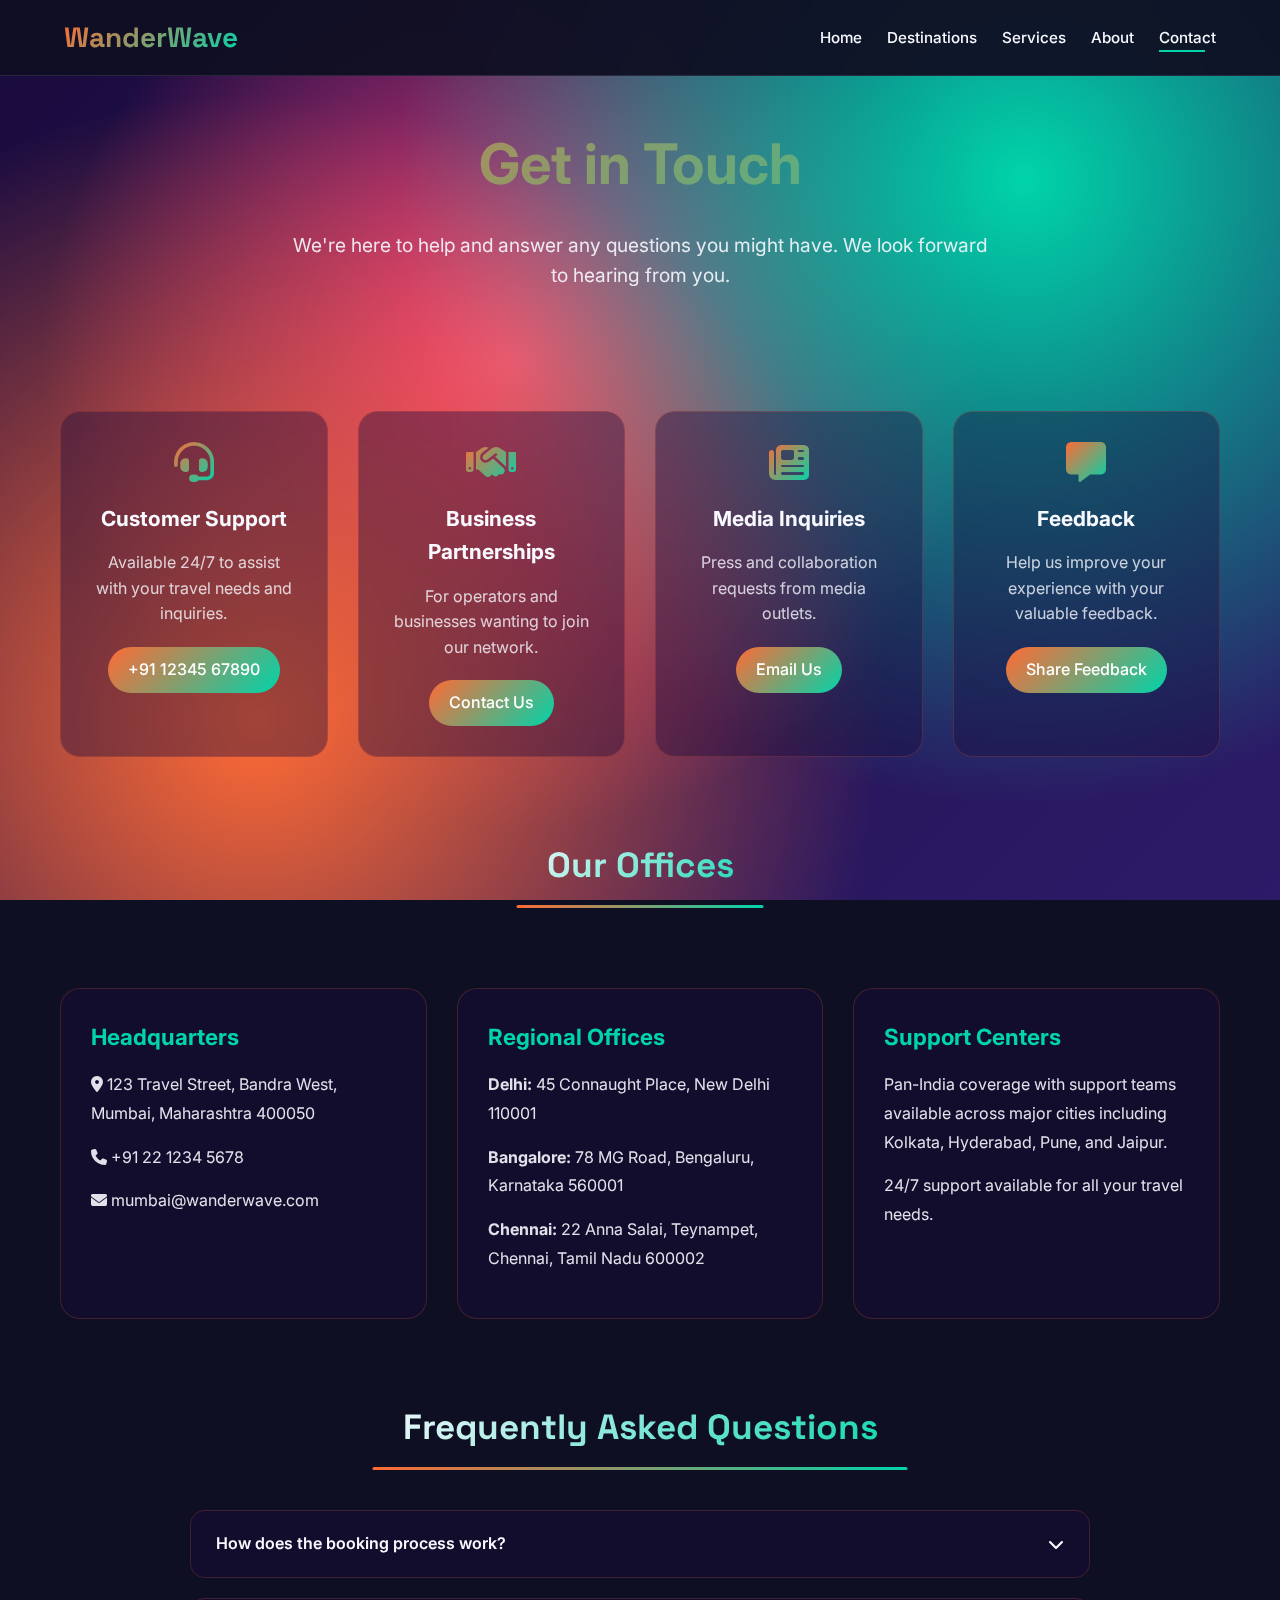
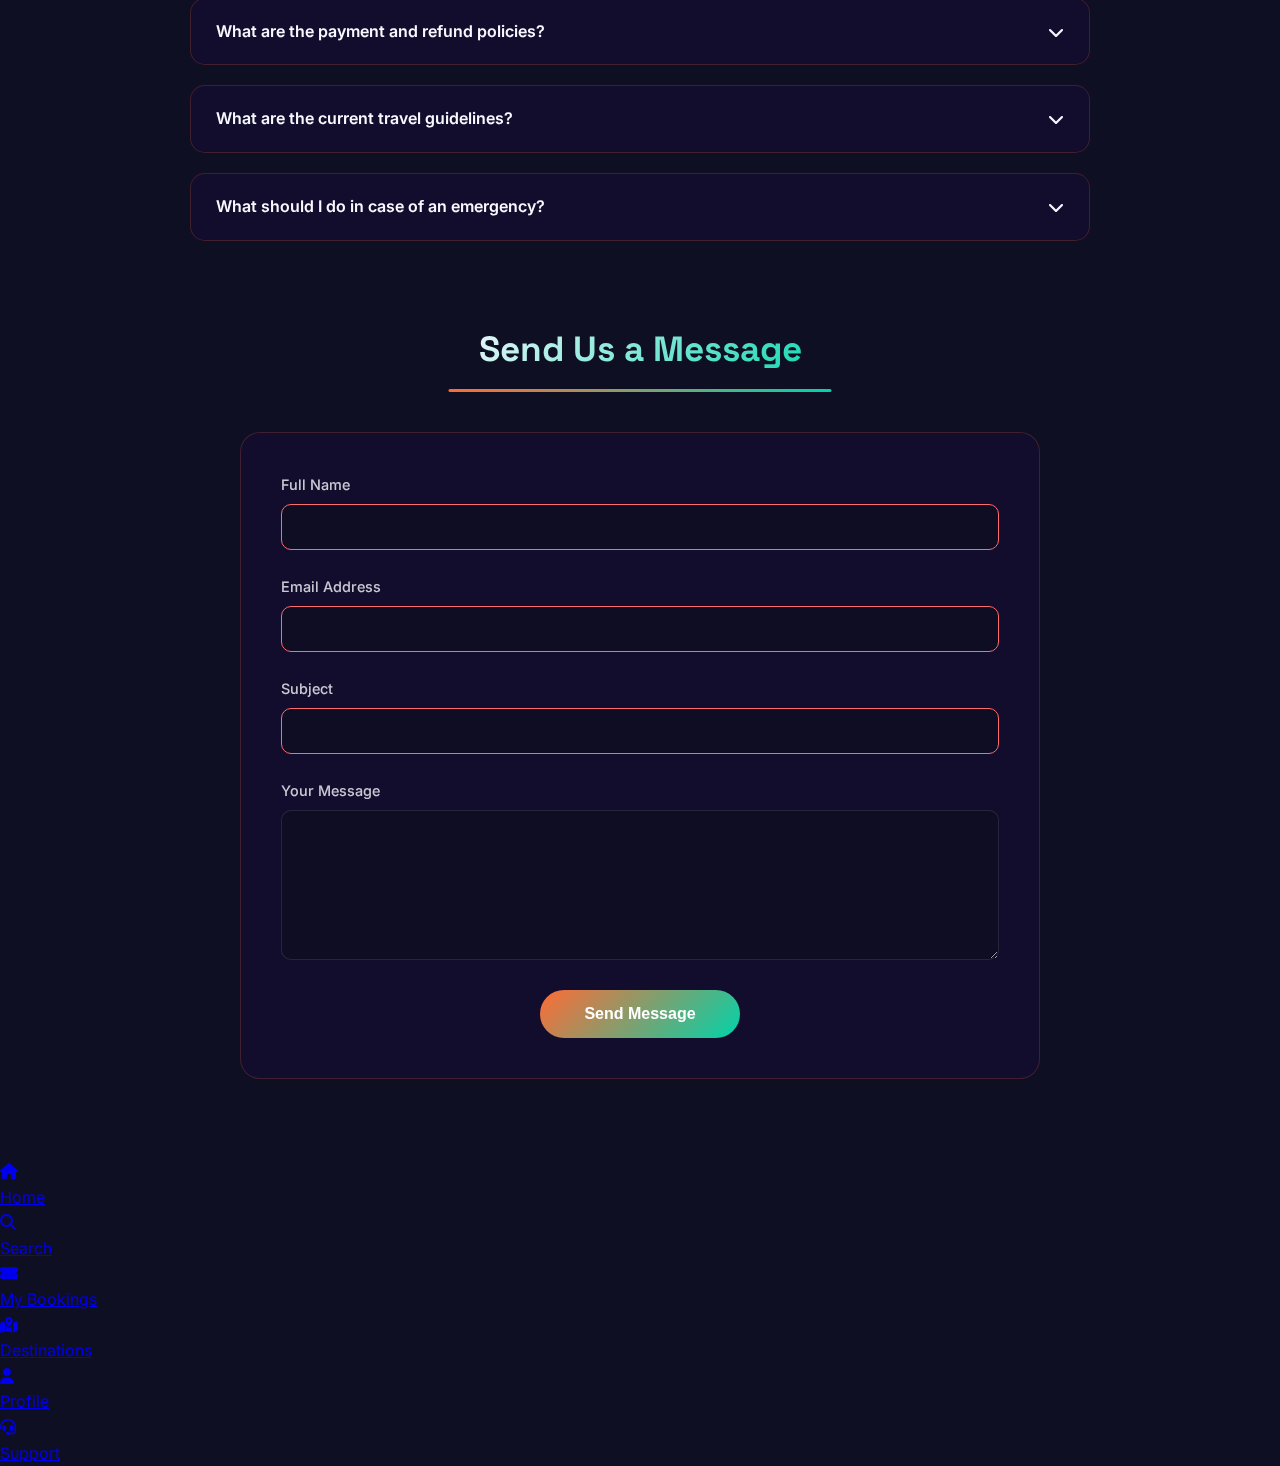
<file: contact.html>
<!DOCTYPE html>
<html lang="en">
<head>
    <meta charset="UTF-8">
    <meta name="viewport" content="width=device-width, initial-scale=1.0">
    <title>Contact Us - WanderWave</title>
    <link href="https://fonts.googleapis.com/css2?family=Inter:wght@300;400;500;600;700;800&family=Space+Grotesk:wght@400;500;600;700&display=swap" rel="stylesheet">
    <link rel="stylesheet" href="https://cdnjs.cloudflare.com/ajax/libs/font-awesome/6.4.0/css/all.min.css">
    <link rel="stylesheet" href="styles.css">
    <style>
        /* Contact Page Specific Styles */
        .contact-hero {
            text-align: center;
            padding: 120px 20px 60px;
            position: relative;
            z-index: 1;
        }

        .contact-hero h1 {
            font-size: 3.5rem;
            margin-bottom: 20px;
            background: linear-gradient(135deg, var(--secondary-main), var(--accent-cyan));
            -webkit-background-clip: text;
            -webkit-text-fill-color: transparent;
            background-clip: text;
        }

        .contact-hero p {
            font-size: 1.2rem;
            max-width: 700px;
            margin: 0 auto 60px;
            color: var(--neutral-light);
            opacity: 0.9;
        }

        .contact-sections {
            max-width: 1200px;
            margin: 0 auto 80px;
            padding: 0 20px;
        }

        .section-title {
            text-align: center;
            font-size: 2.2rem;
            margin-bottom: 40px;
            color: var(--neutral-light);
            position: relative;
            display: inline-block;
            left: 50%;
            transform: translateX(-50%);
            padding: 0 30px 15px;
        }

        .section-title::after {
            content: '';
            position: absolute;
            bottom: 0;
            left: 0;
            width: 100%;
            height: 3px;
            background: linear-gradient(90deg, var(--secondary-main), var(--accent-cyan));
            border-radius: 3px;
        }

        .contact-methods {
            display: grid;
            grid-template-columns: repeat(auto-fit, minmax(250px, 1fr));
            gap: 30px;
            margin-bottom: 80px;
        }

        .contact-card {
            background: rgba(26, 11, 61, 0.4);
            backdrop-filter: blur(10px);
            border: 1px solid rgba(255, 107, 53, 0.2);
            border-radius: 20px;
            padding: 30px;
            text-align: center;
            transition: all 0.3s ease;
        }

        .contact-card:hover {
            transform: translateY(-5px);
            box-shadow: 0 10px 30px rgba(0, 0, 0, 0.3);
            border-color: var(--accent-cyan);
        }

        .contact-card i {
            font-size: 2.5rem;
            margin-bottom: 20px;
            background: linear-gradient(135deg, var(--secondary-main), var(--accent-cyan));
            -webkit-background-clip: text;
            -webkit-text-fill-color: transparent;
            background-clip: text;
        }

        .contact-card h3 {
            font-size: 1.3rem;
            margin-bottom: 15px;
            color: var(--neutral-light);
        }

        .contact-card p {
            color: var(--neutral-light);
            opacity: 0.8;
            line-height: 1.6;
            margin-bottom: 20px;
        }

        .contact-card a {
            display: inline-block;
            padding: 10px 20px;
            background: linear-gradient(135deg, var(--secondary-main), var(--accent-cyan));
            color: white;
            text-decoration: none;
            border-radius: 30px;
            font-weight: 500;
            transition: all 0.3s ease;
        }

        .contact-card a:hover {
            transform: translateY(-2px);
            box-shadow: 0 5px 15px rgba(255, 107, 53, 0.4);
        }

        .office-locations {
            margin-bottom: 80px;
        }

        .locations-grid {
            display: grid;
            grid-template-columns: repeat(auto-fit, minmax(300px, 1fr));
            gap: 30px;
            margin-top: 40px;
        }

        .location-card {
            background: rgba(26, 11, 61, 0.4);
            backdrop-filter: blur(10px);
            border: 1px solid rgba(255, 107, 53, 0.2);
            border-radius: 20px;
            padding: 30px;
            transition: all 0.3s ease;
        }

        .location-card:hover {
            transform: translateY(-5px);
            border-color: var(--accent-cyan);
        }

        .location-card h3 {
            font-size: 1.4rem;
            margin-bottom: 15px;
            color: var(--accent-cyan);
        }

        .location-card p {
            color: var(--neutral-light);
            opacity: 0.9;
            line-height: 1.8;
            margin-bottom: 15px;
        }

        .faq-section {
            margin-bottom: 80px;
        }

        .faq-grid {
            max-width: 900px;
            margin: 0 auto;
        }

        .faq-item {
            background: rgba(26, 11, 61, 0.4);
            backdrop-filter: blur(10px);
            border: 1px solid rgba(255, 107, 53, 0.2);
            border-radius: 15px;
            margin-bottom: 20px;
            overflow: hidden;
            transition: all 0.3s ease;
        }

        .faq-item:hover {
            border-color: var(--accent-cyan);
        }

        .faq-question {
            padding: 20px 25px;
            cursor: pointer;
            display: flex;
            justify-content: space-between;
            align-items: center;
            font-weight: 600;
            color: var(--neutral-light);
        }

        .faq-question i {
            transition: transform 0.3s ease;
        }

        .faq-answer {
            max-height: 0;
            overflow: hidden;
            transition: max-height 0.3s ease;
        }

        .faq-answer-content {
            padding: 0 25px 20px;
            color: var(--neutral-light);
            opacity: 0.9;
            line-height: 1.7;
        }

        .faq-item.active .faq-answer {
            max-height: 500px;
        }

        .faq-item.active .faq-question i {
            transform: rotate(180deg);
        }

        .contact-form-container {
            max-width: 800px;
            margin: 0 auto 80px;
            padding: 40px;
            background: rgba(26, 11, 61, 0.4);
            backdrop-filter: blur(10px);
            border: 1px solid rgba(255, 107, 53, 0.2);
            border-radius: 20px;
        }

        .form-group {
            margin-bottom: 25px;
        }

        .form-group label {
            display: block;
            margin-bottom: 8px;
            color: var(--neutral-light);
            font-weight: 500;
        }

        .form-group input,
        .form-group select,
        .form-group textarea {
            width: 100%;
            padding: 12px 15px;
            background: rgba(15, 15, 35, 0.8);
            border: 1px solid rgba(255, 255, 255, 0.1);
            border-radius: 10px;
            color: white;
            font-family: 'Inter', sans-serif;
            font-size: 1rem;
            transition: all 0.3s ease;
        }

        .form-group textarea {
            min-height: 150px;
            resize: vertical;
        }

        .form-group input:focus,
        .form-group select:focus,
        .form-group textarea:focus {
            outline: none;
            border-color: var(--accent-cyan);
            box-shadow: 0 0 0 2px rgba(0, 201, 255, 0.2);
        }

        .submit-btn {
            background: linear-gradient(135deg, var(--secondary-main), var(--accent-cyan));
            color: white;
            border: none;
            padding: 15px 30px;
            font-size: 1rem;
            font-weight: 600;
            border-radius: 30px;
            cursor: pointer;
            transition: all 0.3s ease;
            width: 100%;
            max-width: 200px;
            display: block;
            margin: 30px auto 0;
        }

        .submit-btn:hover {
            transform: translateY(-2px);
            box-shadow: 0 5px 15px rgba(255, 107, 53, 0.4);
        }

        @media (max-width: 768px) {
            .contact-hero h1 {
                font-size: 2.5rem;
            }
            
            .contact-hero p {
                font-size: 1rem;
            }
            
            .contact-form-container {
                padding: 25px 20px;
            }
            
            .contact-methods {
                grid-template-columns: 1fr;
            }
            
            .locations-grid {
                grid-template-columns: 1fr;
            }
        }
    </style>
</head>
<body>
    <!-- Animated Background -->
    <div class="animated-bg"></div>

    <!-- Header -->
    <header class="header">
        <div class="logo">WanderWave</div>
        <input type="checkbox" id="mobile-menu-toggle" class="mobile-menu-toggle">
        <label for="mobile-menu-toggle" class="mobile-menu">
            <i class="fas fa-bars"></i>
        </label>
        <div class="menu-overlay"></div>
        <nav class="nav-container">
            <ul class="nav-links">
                <li><a href="index.html">Home</a></li>
                <li><a href="destination.html">Destinations</a></li>
                <li><a href="services.html">Services</a></li>
                <li><a href="about.html">About</a></li>
                <li><a href="contact.html" class="active">Contact</a></li>
                <li class="mobile-only"><a href="bookings.html">My Bookings</a></li>
            </ul>
        </nav>
    </header>

    <!-- Hero Section -->
    <section class="contact-hero">
        <h1>Get in Touch</h1>
        <p>We're here to help and answer any questions you might have. We look forward to hearing from you.</p>
    </section>

    <div class="contact-sections">
        <!-- Contact Methods -->
        <section class="contact-methods">
            <div class="contact-card">
                <i class="fas fa-headset"></i>
                <h3>Customer Support</h3>
                <p>Available 24/7 to assist with your travel needs and inquiries.</p>
                <a href="tel:+911234567890">+91 12345 67890</a>
            </div>
            <div class="contact-card">
                <i class="fas fa-handshake"></i>
                <h3>Business Partnerships</h3>
                <p>For operators and businesses wanting to join our network.</p>
                <a href="mailto:partners@wanderwave.com">Contact Us</a>
            </div>
            <div class="contact-card">
                <i class="fas fa-newspaper"></i>
                <h3>Media Inquiries</h3>
                <p>Press and collaboration requests from media outlets.</p>
                <a href="mailto:press@wanderwave.com">Email Us</a>
            </div>
            <div class="contact-card">
                <i class="fas fa-comment-alt"></i>
                <h3>Feedback</h3>
                <p>Help us improve your experience with your valuable feedback.</p>
                <a href="#feedback-form">Share Feedback</a>
            </div>
        </section>

        <!-- Office Locations -->
        <section class="office-locations">
            <h2 class="section-title">Our Offices</h2>
            <div class="locations-grid">
                <div class="location-card">
                    <h3>Headquarters</h3>
                    <p><i class="fas fa-map-marker-alt"></i> 123 Travel Street, Bandra West, Mumbai, Maharashtra 400050</p>
                    <p><i class="fas fa-phone"></i> +91 22 1234 5678</p>
                    <p><i class="fas fa-envelope"></i> mumbai@wanderwave.com</p>
                </div>
                <div class="location-card">
                    <h3>Regional Offices</h3>
                    <p><strong>Delhi:</strong> 45 Connaught Place, New Delhi 110001</p>
                    <p><strong>Bangalore:</strong> 78 MG Road, Bengaluru, Karnataka 560001</p>
                    <p><strong>Chennai:</strong> 22 Anna Salai, Teynampet, Chennai, Tamil Nadu 600002</p>
                </div>
                <div class="location-card">
                    <h3>Support Centers</h3>
                    <p>Pan-India coverage with support teams available across major cities including Kolkata, Hyderabad, Pune, and Jaipur.</p>
                    <p>24/7 support available for all your travel needs.</p>
                </div>
            </div>
        </section>

        <!-- FAQ Section -->
        <section class="faq-section">
            <h2 class="section-title">Frequently Asked Questions</h2>
            <div class="faq-grid">
                <div class="faq-item">
                    <div class="faq-question">
                        How does the booking process work?
                        <i class="fas fa-chevron-down"></i>
                    </div>
                    <div class="faq-answer">
                        <div class="faq-answer-content">
                            Our booking process is simple and straightforward. Just select your destination, choose your preferred dates, and browse through the available options. Once you've made your selection, you can complete your booking securely online. You'll receive a confirmation email with all the details of your reservation.
                        </div>
                    </div>
                </div>
                <div class="faq-item">
                    <div class="faq-question">
                        What are the payment and refund policies?
                        <i class="fas fa-chevron-down"></i>
                    </div>
                    <div class="faq-answer">
                        <div class="faq-answer-content">
                            We accept all major credit/debit cards, UPI, and net banking. For cancellations made more than 48 hours before the scheduled departure, a full refund will be processed. Cancellations made within 48 hours are subject to our cancellation policy, which varies by service provider. Please refer to your booking confirmation for specific details.
                        </div>
                    </div>
                </div>
                <div class="faq-item">
                    <div class="faq-question">
                        What are the current travel guidelines?
                        <i class="fas fa-chevron-down"></i>
                    </div>
                    <div class="faq-answer">
                        <div class="faq-answer-content">
                            Travel guidelines may vary by destination and are subject to change. We recommend checking the latest government advisories and local regulations before your trip. Some destinations may require vaccination certificates or negative test results. Our team stays updated with the latest travel requirements and can assist you with any specific questions.
                        </div>
                    </div>
                </div>
                <div class="faq-item">
                    <div class="faq-question">
                        What should I do in case of an emergency?
                        <i class="fas fa-chevron-down"></i>
                    </div>
                    <div class="faq-answer">
                        <div class="faq-answer-content">
                            In case of an emergency during your trip, please contact our 24/7 emergency support line at +91 98765 43210. For medical emergencies, please contact local emergency services first, then inform our team. We recommend keeping a copy of your travel insurance details and important contact numbers with you at all times during your trip.
                        </div>
                    </div>
                </div>
            </div>
        </section>

        <!-- Contact Form -->
        <section id="feedback-form" class="contact-form">
            <h2 class="section-title">Send Us a Message</h2>
            <div class="contact-form-container">
                <form id="contactForm">
                    <div class="form-group">
                        <label for="name">Full Name</label>
                        <input type="text" id="name" name="name" required>
                    </div>
                    <div class="form-group">
                        <label for="email">Email Address</label>
                        <input type="email" id="email" name="email" required>
                    </div>
                    <div class="form-group">
                        <label for="subject">Subject</label>
                        <input type="text" id="subject" name="subject" required>
                    </div>
                    <div class="form-group">
                        <label for="message">Your Message</label>
                        <textarea id="message" name="message" required></textarea>
                    </div>
                    <button type="submit" class="submit-btn">Send Message</button>
                </form>
            </div>
        </section>
    </div>

    <!-- Floating Dock Navigation -->
    <div class="floating-dock">
        <a href="index.html" class="dock-item">
            <i class="fas fa-home"></i>
            <div class="dock-tooltip">Home</div>
        </a>
        <a href="search.html" class="dock-item">
            <i class="fas fa-search"></i>
            <div class="dock-tooltip">Search</div>
        </a>
        <a href="bookings.html" class="dock-item">
            <i class="fas fa-ticket-alt"></i>
            <div class="dock-tooltip">My Bookings</div>
        </a>
        <a href="destination.html" class="dock-item">
            <i class="fas fa-map-marked-alt"></i>
            <div class="dock-tooltip">Destinations</div>
        </a>
        <a href="profile.html" class="dock-item">
            <i class="fas fa-user"></i>
            <div class="dock-tooltip">Profile</div>
        </a>
        <a href="contact.html" class="dock-item">
            <i class="fas fa-headset"></i>
            <div class="dock-tooltip">Support</div>
        </a>
    </div>

    <script>
        // Mobile menu toggle
        document.querySelector('.mobile-menu').addEventListener('click', function() {
            document.querySelector('.nav-links').classList.toggle('active');
        });

        // FAQ Accordion
        const faqItems = document.querySelectorAll('.faq-item');
        faqItems.forEach(item => {
            const question = item.querySelector('.faq-question');
            question.addEventListener('click', () => {
                // Close all other items
                faqItems.forEach(otherItem => {
                    if (otherItem !== item) {
                        otherItem.classList.remove('active');
                    }
                });
                // Toggle current item
                item.classList.toggle('active');
            });
        });

        // Form submission
        const contactForm = document.getElementById('contactForm');
        if (contactForm) {
            contactForm.addEventListener('submit', function(e) {
                e.preventDefault();
                // Here you would typically send the form data to a server
                alert('Thank you for your message! We will get back to you soon.');
                contactForm.reset();
            });
        }
    </script>

    <!-- Auth Popup -->
    <div class="auth-overlay">
        <div class="auth-popup">
            <button class="close-auth">&times;</button>
            <div class="auth-tabs">
                <div class="auth-tab active" id="login-tab">Login</div>
                <div class="auth-tab" id="signup-tab">Sign Up</div>
            </div>

            <!-- Login Form -->
            <form id="login-form" class="auth-form active">
                <div class="form-group">
                    <label for="login-email">Email</label>
                    <input type="email" id="login-email" placeholder="Enter your email" required>
                </div>
                <div class="form-group">
                    <label for="login-password">Password</label>
                    <input type="password" id="login-password" placeholder="Enter your password" required>
                </div>
                <button type="submit" class="auth-btn">Login</button>
                <div class="auth-footer">
                    Don't have an account? <a href="#" id="switch-to-signup">Sign up</a>
                </div>
                <div class="social-login">
                    <span>Or login with</span>
                    <div class="social-buttons">
                        <button type="button" class="social-btn">
                            <i class="fab fa-google"></i>
                        </button>
                        <button type="button" class="social-btn">
                            <i class="fab fa-facebook-f"></i>
                        </button>
                        <button type="button" class="social-btn">
                            <i class="fab fa-apple"></i>
                        </button>
                    </div>
                </div>
            </form>

            <!-- Signup Form -->
            <form id="signup-form" class="auth-form">
                <div class="form-group">
                    <label for="signup-name">Full Name</label>
                    <input type="text" id="signup-name" placeholder="Enter your full name" required>
                </div>
                <div class="form-group">
                    <label for="signup-email">Email</label>
                    <input type="email" id="signup-email" placeholder="Enter your email" required>
                </div>
                <div class="form-group">
                    <label for="signup-password">Password</label>
                    <input type="password" id="signup-password" placeholder="Create a password" required>
                </div>
                <div class="form-group">
                    <label for="signup-confirm-password">Confirm Password</label>
                    <input type="password" id="signup-confirm-password" placeholder="Confirm your password" required>
                </div>
                <button type="submit" class="auth-btn">Create Account</button>
                <div class="auth-footer">
                    Already have an account? <a href="#" id="switch-to-login">Login</a>
                </div>
            </form>
        </div>
    </div>
    
    
    
</html>
</file>
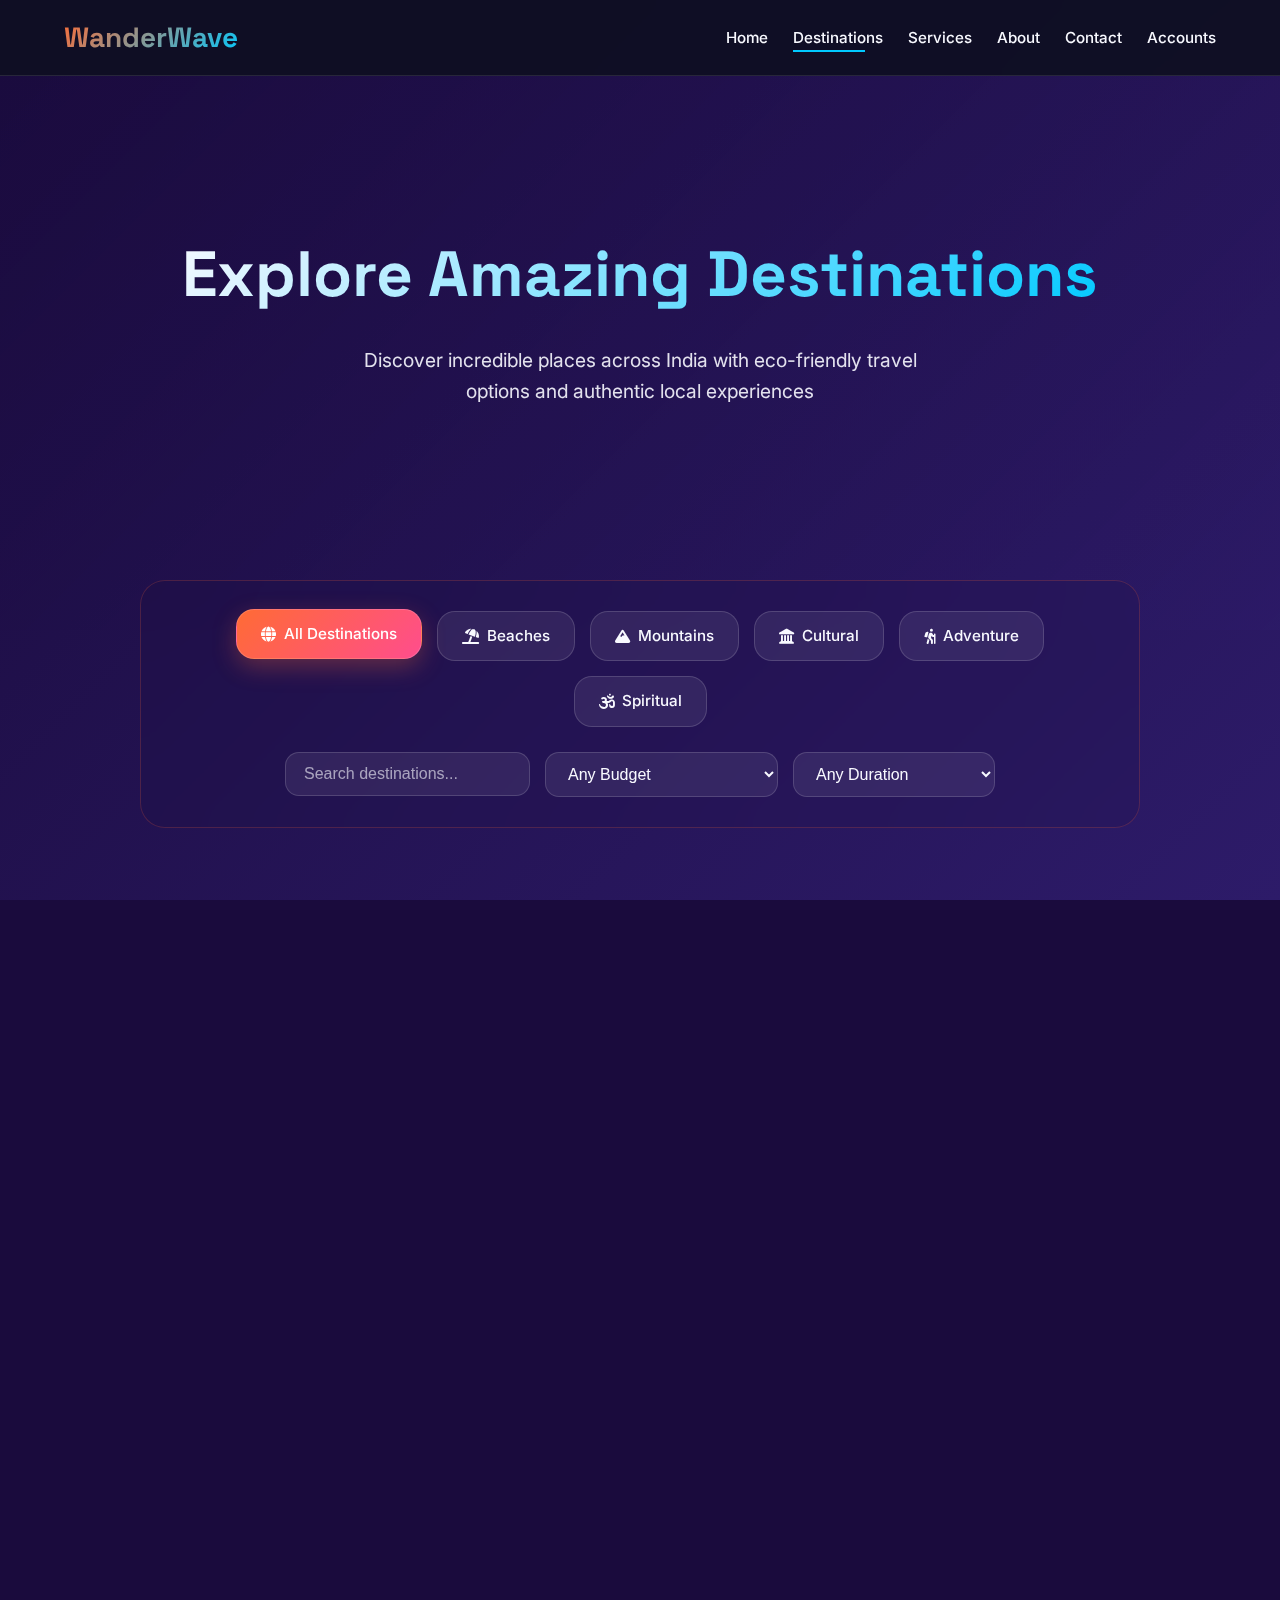
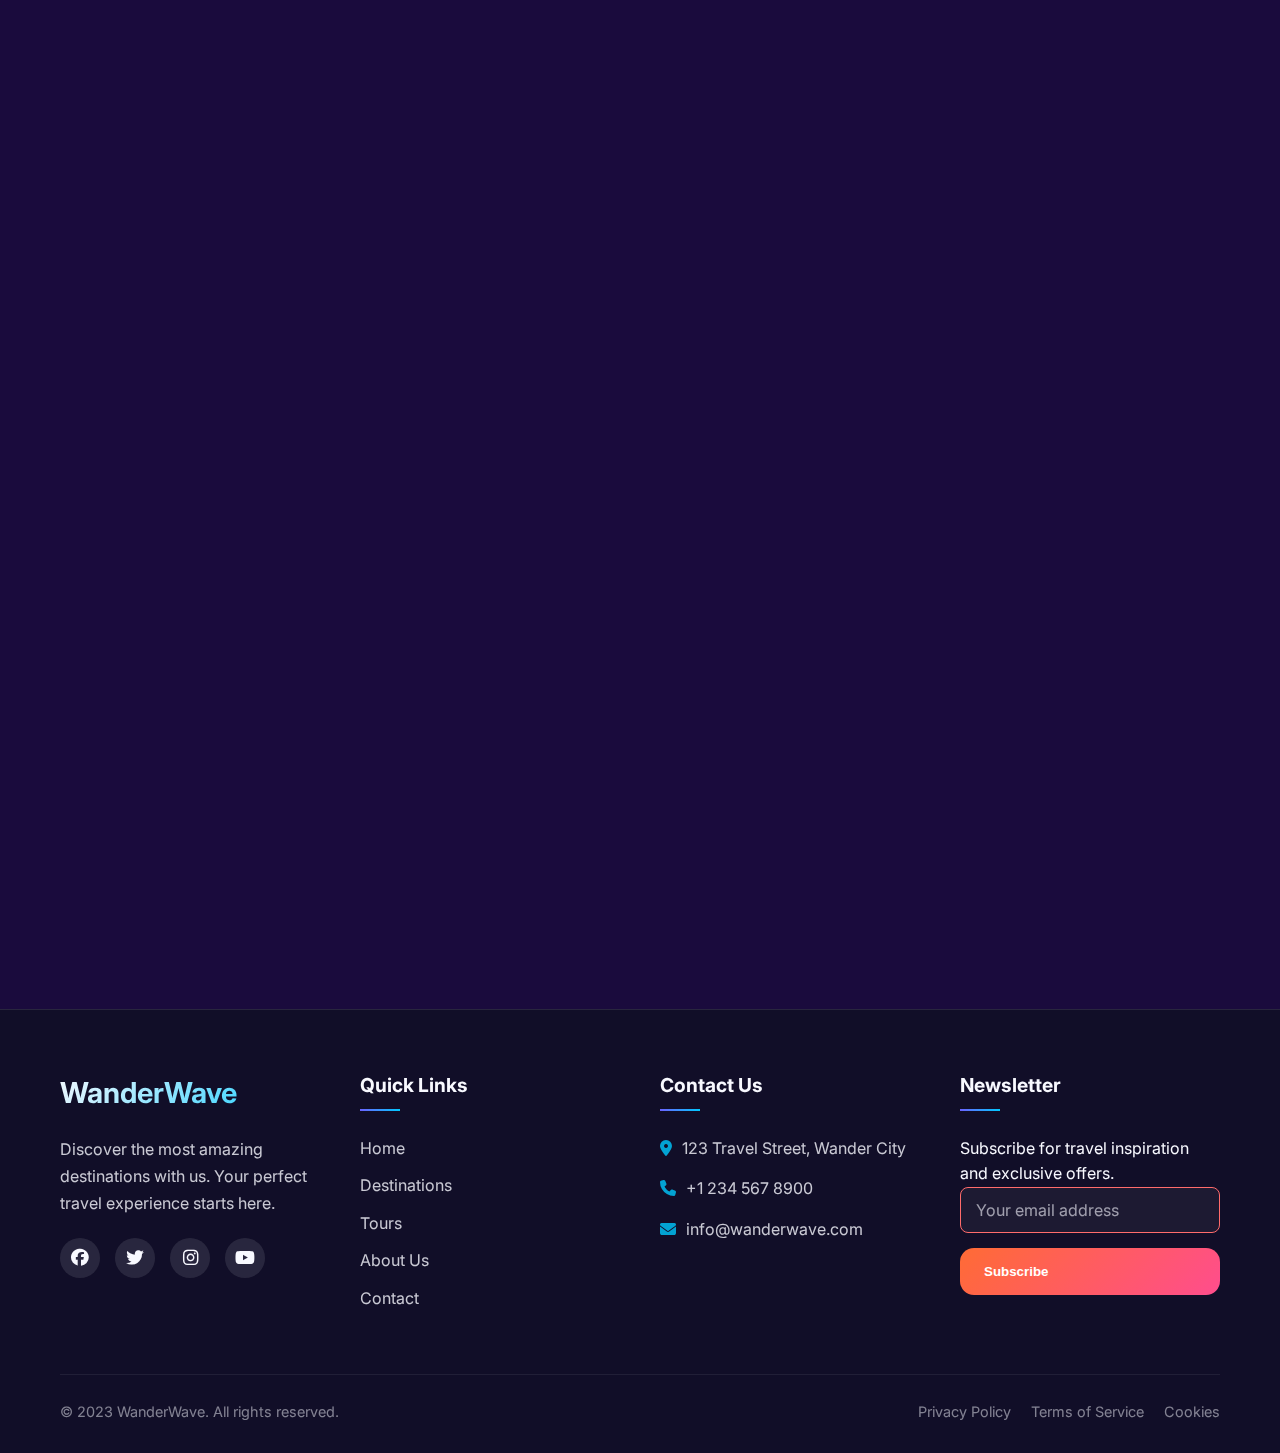
<file: destination.html>
<!DOCTYPE html>
<html lang="en">
<head>
    <meta charset="UTF-8">
    <meta name="viewport" content="width=device-width, initial-scale=1.0">
    <title>Destinations - WanderWave</title>
    <link href="https://fonts.googleapis.com/css2?family=Inter:wght@300;400;500;600;700;800&family=Space+Grotesk:wght@400;500;600;700&display=swap" rel="stylesheet">
    <link rel="stylesheet" href="https://cdnjs.cloudflare.com/ajax/libs/font-awesome/6.4.0/css/all.min.css">
    <link rel="stylesheet" href="styles.css">
    <link rel="stylesheet" href="destination.css">
</head>
<body>
    <!-- Animated Background -->
    <div class="animated-bg"></div>

    <!-- Header -->
    <header class="header">
        <div class="logo">WanderWave</div>
        <input type="checkbox" id="mobile-menu-toggle" class="mobile-menu-toggle">
        <label for="mobile-menu-toggle" class="mobile-menu">
            <i class="fas fa-bars"></i>
        </label>
        <div class="menu-overlay"></div>
        <nav class="nav-container">
            <ul class="nav-links">
                <li><a href="index.html">Home</a></li>
                <li><a href="destination.html" class="active">Destinations</a></li>
                <li><a href="services.html">Services</a></li>
                <li><a href="about.html">About</a></li>
                <li><a href="contact.html">Contact</a></li>
                <li><a href="Accounts.html">Accounts</a></li>
                <li class="mobile-only"><a href="bookings.html">My Bookings</a></li>
            </ul>
        </nav>
    </header>


    <!-- Destinations Hero Section -->
    <section class="destinations-hero">
        <h1>Explore Amazing Destinations</h1>
        <p>Discover incredible places across India with eco-friendly travel options and authentic local experiences</p>
    </section>

    <!-- Destination Filters -->
    <div class="container">
        <div class="destination-filters">
            <div class="filter-tabs">
                <div class="filter-tab active" data-category="all">
                    <i class="fas fa-globe"></i>
                    All Destinations
                </div>
                <div class="filter-tab" data-category="beaches">
                    <i class="fas fa-umbrella-beach"></i>
                    Beaches
                </div>
                <div class="filter-tab" data-category="mountains">
                    <i class="fas fa-mountain"></i>
                    Mountains
                </div>
                <div class="filter-tab" data-category="cultural">
                    <i class="fas fa-landmark"></i>
                    Cultural
                </div>
                <div class="filter-tab" data-category="adventure">
                    <i class="fas fa-hiking"></i>
                    Adventure
                </div>
                <div class="filter-tab" data-category="spiritual">
                    <i class="fas fa-om"></i>
                    Spiritual
                </div>
            </div>
            
            <div class="search-filters">
                <input type="text" class="filter-input" id="destination-search" placeholder="Search destinations...">
                <select class="filter-input" id="budget-filter">
                    <option value="">Any Budget</option>
                    <option value="budget">Budget (Under ₹500)</option>
                    <option value="mid">Mid-range (₹500-₹1000)</option>
                    <option value="luxury">Luxury (Above ₹1000)</option>
                </select>
                <select class="filter-input" id="duration-filter">
                    <option value="">Any Duration</option>
                    <option value="day">Day Trip</option>
                    <option value="weekend">Weekend (2-3 days)</option>
                    <option value="week">Week Long</option>
                </select>
            </div>
        </div>
    </div>

    <!-- Loading Animation -->
    <div class="destinations-loading" id="loading">
        <div class="loading-spinner"></div>
        <p>Finding amazing destinations for you...</p>
    </div>

    <!-- Destinations Grid -->
    <div class="destinations-grid" id="destinations-grid">
        <!-- Mumbai -->
        <div class="destination-card fade-in" data-category="cultural" data-budget="mid" data-duration="weekend">
            <div class="destination-image">
                <div class="destination-badge">Popular</div>
                <div class="destination-rating">
                    <i class="fas fa-star rating-star"></i>
                    4.8
                </div>
                🏙️
            </div>
            <div class="destination-content">
                <div class="destination-header">
                    <div>
                        <h3 class="destination-title">Mumbai</h3>
                        <p class="destination-subtitle">The City That Never Sleeps</p>
                    </div>
                    <div class="destination-price">
                        <div class="price-from">Starting from</div>
                        <div class="price-amount">₹299</div>
                    </div>
                </div>
                
                <p class="destination-description">
                    From bustling markets to serene coastlines, Mumbai offers contrasts at every corner. Navigate through local trains, buses, and iconic black-yellow taxis.
                </p>
                
                <div class="destination-features">
                    <span class="feature-tag">Local Trains</span>
                    <span class="feature-tag">Street Food</span>
                    <span class="feature-tag">Bollywood</span>
                    <span class="feature-tag">Gateway of India</span>
                </div>
                
                <div class="destination-stats">
                    <div class="stat-item">
                        <span class="stat-number">150+</span>
                        <span class="stat-label">Routes</span>
                    </div>
                    <div class="stat-item">
                        <span class="stat-number">4.8</span>
                        <span class="stat-label">Rating</span>
                    </div>
                    <div class="stat-item">
                        <span class="stat-number">2-3</span>
                        <span class="stat-label">Days</span>
                    </div>
                </div>
                
                <div class="destination-actions">
                    <a href="destination-detail.html?city=mumbai" class="btn-explore">
                        <i class="fas fa-plane"></i>
                        Explore Mumbai
                    </a>
                    <button class="btn-wishlist" onclick="toggleWishlist(this)">
                        <i class="far fa-heart"></i>
                    </button>
                </div>
            </div>
        </div>

        <!-- Goa -->
        <div class="destination-card fade-in" data-category="beaches" data-budget="mid" data-duration="weekend">
            <div class="destination-image">
                <div class="destination-badge">Trending</div>
                <div class="destination-rating">
                    <i class="fas fa-star rating-star"></i>
                    4.9
                </div>
                🏖️
            </div>
            <div class="destination-content">
                <div class="destination-header">
                    <div>
                        <h3 class="destination-title">Goa</h3>
                        <p class="destination-subtitle">Where Time Moves with Tides</p>
                    </div>
                    <div class="destination-price">
                        <div class="price-from">Starting from</div>
                        <div class="price-amount">₹599</div>
                    </div>
                </div>
                
                <p class="destination-description">
                    Sun, sand, and soul - experience Goa beyond beaches with our local transport guides and cultural immersion packages.
                </p>
                
                <div class="destination-features">
                    <span class="feature-tag">Beaches</span>
                    <span class="feature-tag">Nightlife</span>
                    <span class="feature-tag">Water Sports</span>
                    <span class="feature-tag">Portuguese Heritage</span>
                </div>
                
                <div class="destination-stats">
                    <div class="stat-item">
                        <span class="stat-number">80+</span>
                        <span class="stat-label">Routes</span>
                    </div>
                    <div class="stat-item">
                        <span class="stat-number">4.9</span>
                        <span class="stat-label">Rating</span>
                    </div>
                    <div class="stat-item">
                        <span class="stat-number">3-5</span>
                        <span class="stat-label">Days</span>
                    </div>
                </div>
                
                <div class="destination-actions">
                    <a href="destination-detail.html?city=goa" class="btn-explore">
                        <i class="fas fa-plane"></i>
                        Explore Goa
                    </a>
                    <button class="btn-wishlist" onclick="toggleWishlist(this)">
                        <i class="far fa-heart"></i>
                    </button>
                </div>
            </div>
        </div>

        <!-- Manali -->
        <div class="destination-card fade-in" data-category="mountains adventure" data-budget="mid" data-duration="weekend">
            <div class="destination-image">
                <div class="destination-badge">Adventure</div>
                <div class="destination-rating">
                    <i class="fas fa-star rating-star"></i>
                    4.7
                </div>
                🏔️
            </div>
            <div class="destination-content">
                <div class="destination-header">
                    <div>
                        <h3 class="destination-title">Manali</h3>
                        <p class="destination-subtitle">Adventure in the Himalayas</p>
                    </div>
                    <div class="destination-price">
                        <div class="price-from">Starting from</div>
                        <div class="price-amount">₹899</div>
                    </div>
                </div>
                
                <p class="destination-description">
                    Mountain adventures await in Manali. Scenic bus routes through valleys, rivers, and snow-capped peaks.
                </p>
                
                <div class="destination-features">
                    <span class="feature-tag">Trekking</span>
                    <span class="feature-tag">Skiing</span>
                    <span class="feature-tag">River Rafting</span>
                    <span class="feature-tag">Valley Views</span>
                </div>
                
                <div class="destination-stats">
                    <div class="stat-item">
                        <span class="stat-number">45+</span>
                        <span class="stat-label">Routes</span>
                    </div>
                    <div class="stat-item">
                        <span class="stat-number">4.7</span>
                        <span class="stat-label">Rating</span>
                    </div>
                    <div class="stat-item">
                        <span class="stat-number">4-6</span>
                        <span class="stat-label">Days</span>
                    </div>
                </div>
                
                <div class="destination-actions">
                    <a href="destination-detail.html?city=manali" class="btn-explore">
                        <i class="fas fa-plane"></i>
                        Explore Manali
                    </a>
                    <button class="btn-wishlist" onclick="toggleWishlist(this)">
                        <i class="far fa-heart"></i>
                    </button>
                </div>
            </div>
        </div>

        <!-- Rajasthan -->
        <div class="destination-card fade-in" data-category="cultural" data-budget="luxury" data-duration="week">
            <div class="destination-image">
                <div class="destination-badge">Royal</div>
                <div class="destination-rating">
                    <i class="fas fa-star rating-star"></i>
                    4.6
                </div>
                🕌
            </div>
            <div class="destination-content">
                <div class="destination-header">
                    <div>
                        <h3 class="destination-title">Rajasthan</h3>
                        <p class="destination-subtitle">Land of Kings</p>
                    </div>
                    <div class="destination-price">
                        <div class="price-from">Starting from</div>
                        <div class="price-amount">₹1,299</div>
                    </div>
                </div>
                
                <p class="destination-description">
                    Royal heritage, desert safaris, and palatial experiences. Journey through the golden state with luxury and comfort.
                </p>
                
                <div class="destination-features">
                    <span class="feature-tag">Palaces</span>
                    <span class="feature-tag">Desert Safari</span>
                    <span class="feature-tag">Camel Rides</span>
                    <span class="feature-tag">Folk Culture</span>
                </div>
                
                <div class="destination-stats">
                    <div class="stat-item">
                        <span class="stat-number">120+</span>
                        <span class="stat-label">Routes</span>
                    </div>
                    <div class="stat-item">
                        <span class="stat-number">4.6</span>
                        <span class="stat-label">Rating</span>
                    </div>
                    <div class="stat-item">
                        <span class="stat-number">7-10</span>
                        <span class="stat-label">Days</span>
                    </div>
                </div>
                
                <div class="destination-actions">
                    <a href="destination-detail.html?city=rajasthan" class="btn-explore">
                        <i class="fas fa-plane"></i>
                        Explore Rajasthan
                    </a>
                    <button class="btn-wishlist" onclick="toggleWishlist(this)">
                        <i class="far fa-heart"></i>
                    </button>
                </div>
            </div>
        </div>

        <!-- Kerala -->
        <div class="destination-card fade-in" data-category="cultural beaches" data-budget="mid" data-duration="weekend">
            <div class="destination-image">
                <div class="destination-badge">Eco-Friendly</div>
                <div class="destination-rating">
                    <i class="fas fa-star rating-star"></i>
                    4.8
                </div>
                🌴
            </div>
            <div class="destination-content">
                <div class="destination-header">
                    <div>
                        <h3 class="destination-title">Kerala</h3>
                        <p class="destination-subtitle">God's Own Country</p>
                    </div>
                    <div class="destination-price">
                        <div class="price-from">Starting from</div>
                        <div class="price-amount">₹999</div>
                    </div>
                </div>
                
                <p class="destination-description">
                    Experience the serene backwaters, lush green hills, and pristine beaches of Kerala.
                </p>
                
                <div class="destination-features">
                    <span class="feature-tag">Backwaters</span>
                    <span class="feature-tag">Hill Stations</span>
                    <span class="feature-tag">Beaches</span>
                    <span class="feature-tag">Ayurveda</span>
                </div>
                
                <div class="destination-stats">
                    <div class="stat-item">
                        <span class="stat-number">60+</span>
                        <span class="stat-label">Routes</span>
                    </div>
                    <div class="stat-item">
                        <span class="stat-number">4.8</span>
                        <span class="stat-label">Rating</span>
                    </div>
                    <div class="stat-item">
                        <span class="stat-number">4-6</span>
                        <span class="stat-label">Days</span>
                    </div>
                </div>
                
                <div class="destination-actions">
                    <a href="destination-detail.html?city=kerala" class="btn-explore">
                        <i class="fas fa-plane"></i>
                        Explore Kerala
                    </a>
                    <button class="btn-wishlist" onclick="toggleWishlist(this)">
                        <i class="far fa-heart"></i>
                    </button>
                </div>
            </div>
        </div>

    </div>

    <!-- Footer -->
    <footer class="footer">
        <div class="container">
            <div class="footer-content">
                <div class="footer-about">
                    <h3>WanderWave</h3>
                    <p>Discover the most amazing destinations with us. Your perfect travel experience starts here.</p>
                    <div class="social-links">
                        <a href="#"><i class="fab fa-facebook"></i></a>
                        <a href="#"><i class="fab fa-twitter"></i></a>
                        <a href="#"><i class="fab fa-instagram"></i></a>
                        <a href="#"><i class="fab fa-youtube"></i></a>
                    </div>
                </div>
                <div class="footer-links">
                    <h4>Quick Links</h4>
                    <ul>
                        <li><a href="index.html">Home</a></li>
                        <li><a href="#">Destinations</a></li>
                        <li><a href="#">Tours</a></li>
                        <li><a href="#">About Us</a></li>
                        <li><a href="#">Contact</a></li>
                    </ul>
                </div>
                <div class="footer-contact">
                    <h4>Contact Us</h4>
                    <p><i class="fas fa-map-marker-alt"></i> 123 Travel Street, Wander City</p>
                    <p><i class="fas fa-phone"></i> +1 234 567 8900</p>
                    <p><i class="fas fa-envelope"></i> info@wanderwave.com</p>
                </div>
                <div class="footer-newsletter">
                    <h4>Newsletter</h4>
                    <p>Subscribe for travel inspiration and exclusive offers.</p>
                    <form class="newsletter-form">
                        <input type="email" placeholder="Your email address" required>
                        <button type="submit" class="btn">Subscribe</button>
                    </form>
                </div>
            </div>
            <div class="footer-bottom">
                <p>&copy; 2023 WanderWave. All rights reserved.</p>
                <div class="footer-legal">
                    <a href="#">Privacy Policy</a>
                    <a href="#">Terms of Service</a>
                    <a href="#">Cookies</a>
                </div>
            </div>
        </div>
    </footer>

    <script src="script.js"></script>
    <script>
        // Add fade-in animation on scroll
        document.addEventListener('DOMContentLoaded', function() {
            const fadeElements = document.querySelectorAll('.fade-in');
            
            const fadeInOnScroll = function() {
                fadeElements.forEach(element => {
                    const elementTop = element.getBoundingClientRect().top;
                    const windowHeight = window.innerHeight;
                    
                    if (elementTop < windowHeight - 100) {
                        element.classList.add('visible');
                    }
                });
            };
            
            // Initial check
            fadeInOnScroll();
            
            // Check on scroll
            window.addEventListener('scroll', fadeInOnScroll);
            
            // Filter functionality
            const filterTabs = document.querySelectorAll('.filter-tab');
            const destinationCards = document.querySelectorAll('.destination-card');
            
            filterTabs.forEach(tab => {
                tab.addEventListener('click', function() {
                    // Toggle active class
                    filterTabs.forEach(t => t.classList.remove('active'));
                    this.classList.add('active');
                    
                    const filter = this.getAttribute('data-filter');
                    
                    // Show loading
                    document.getElementById('loading').style.display = 'flex';
                    
                    // Simulate loading
                    setTimeout(() => {
                        // Filter cards
                        destinationCards.forEach(card => {
                            if (filter === 'all' || card.getAttribute('data-category').includes(filter)) {
                                card.style.display = 'block';
                            } else {
                                card.style.display = 'none';
                            }
                        });
                        
                        // Hide loading
                        document.getElementById('loading').style.display = 'none';
                    }, 500);
                });
            });
            
            // Wishlist functionality
            window.toggleWishlist = function(button) {
                button.classList.toggle('active');
                const icon = button.querySelector('i');
                if (button.classList.contains('active')) {
                    icon.classList.remove('far');
                    icon.classList.add('fas');
                    // Add to wishlist functionality
                } else {
                    icon.classList.remove('fas');
                    icon.classList.add('far');
                    // Remove from wishlist functionality
                }
            };
        });
    </script>

    <!-- Auth Popup -->
    <div class="auth-overlay">
        <div class="auth-popup">
            <button class="close-auth">&times;</button>
            <div class="auth-tabs">
                <div class="auth-tab active" id="login-tab">Login</div>
                <div class="auth-tab" id="signup-tab">Sign Up</div>
            </div>

            <!-- Login Form -->
            <form id="login-form" class="auth-form active">
                <div class="form-group">
                    <label for="login-email">Email</label>
                    <input type="email" id="login-email" placeholder="Enter your email" required>
                </div>
                <div class="form-group">
                    <label for="login-password">Password</label>
                    <input type="password" id="login-password" placeholder="Enter your password" required>
                </div>
                <button type="submit" class="auth-btn">Login</button>
                <div class="auth-footer">
                    Don't have an account? <a href="#" id="switch-to-signup">Sign up</a>
                </div>
                <div class="social-login">
                    <span>Or login with</span>
                    <div class="social-buttons">
                        <button type="button" class="social-btn">
                            <i class="fab fa-google"></i>
                        </button>
                        <button type="button" class="social-btn">
                            <i class="fab fa-facebook-f"></i>
                        </button>
                        <button type="button" class="social-btn">
                            <i class="fab fa-apple"></i>
                        </button>
                    </div>
                </div>
            </form>

            <!-- Signup Form -->
            <form id="signup-form" class="auth-form">
                <div class="form-group">
                    <label for="signup-name">Full Name</label>
                    <input type="text" id="signup-name" placeholder="Enter your full name" required>
                </div>
                <div class="form-group">
                    <label for="signup-email">Email</label>
                    <input type="email" id="signup-email" placeholder="Enter your email" required>
                </div>
                <div class="form-group">
                    <label for="signup-password">Password</label>
                    <input type="password" id="signup-password" placeholder="Create a password" required>
                </div>
                <div class="form-group">
                    <label for="signup-confirm-password">Confirm Password</label>
                    <input type="password" id="signup-confirm-password" placeholder="Confirm your password" required>
                </div>
                <button type="submit" class="auth-btn">Create Account</button>
                <div class="auth-footer">
                    Already have an account? <a href="#" id="switch-to-login">Login</a>
                </div>
            </form>
        </div>
    </div>
    
    
    
</html>
</file>
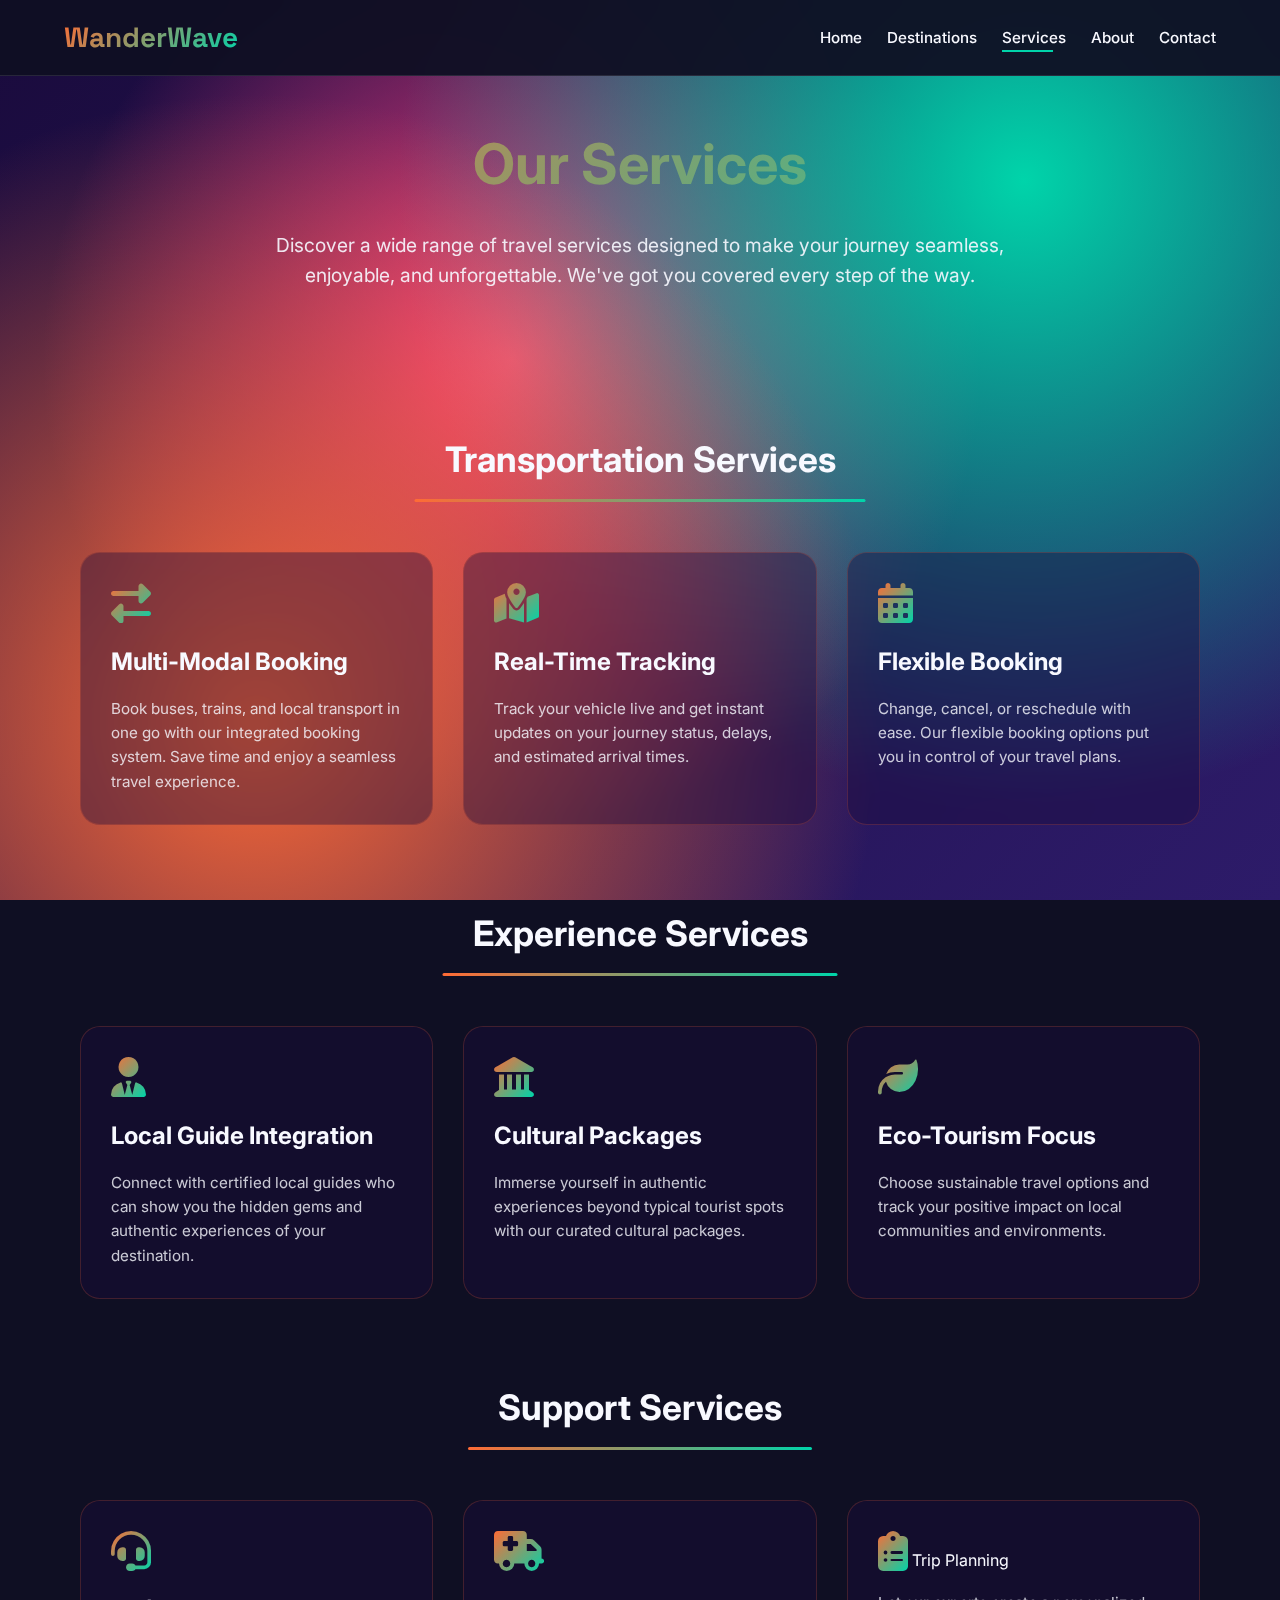
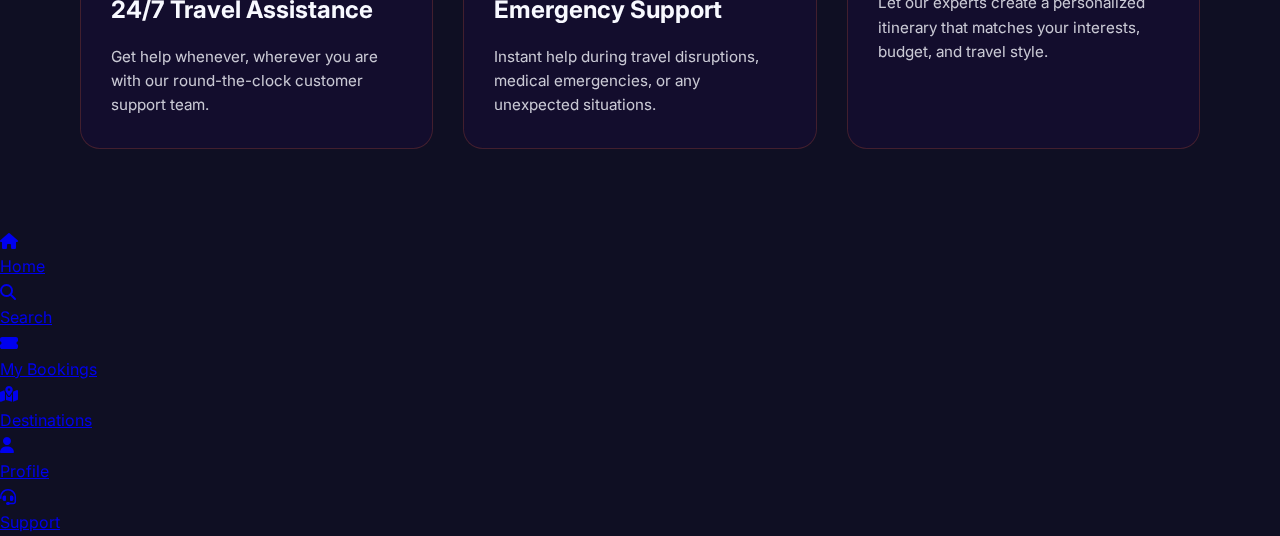
<file: services.html>
<!DOCTYPE html>
<html lang="en">
<head>
    <meta charset="UTF-8">
    <meta name="viewport" content="width=device-width, initial-scale=1.0">
    <title>Services - WanderWave</title>
    <link href="https://fonts.googleapis.com/css2?family=Inter:wght@300;400;500;600;700;800&family=Space+Grotesk:wght@400;500;600;700&display=swap" rel="stylesheet">
    <link rel="stylesheet" href="https://cdnjs.cloudflare.com/ajax/libs/font-awesome/6.4.0/css/all.min.css">
    <link rel="stylesheet" href="styles.css">
    <style>
        /* Services Page Specific Styles */
        .services-hero {
            text-align: center;
            padding: 120px 20px 80px;
            position: relative;
            z-index: 1;
        }

        .services-hero h1 {
            font-size: 3.5rem;
            margin-bottom: 20px;
            background: linear-gradient(135deg, var(--secondary-main), var(--accent-cyan));
            -webkit-background-clip: text;
            -webkit-text-fill-color: transparent;
            background-clip: text;
        }

        .services-hero p {
            font-size: 1.2rem;
            max-width: 800px;
            margin: 0 auto 60px;
            color: var(--neutral-light);
            opacity: 0.9;
        }

        .services-category {
            margin-bottom: 80px;
        }

        .services-category h2 {
            text-align: center;
            font-size: 2.2rem;
            margin-bottom: 50px;
            color: var(--neutral-light);
            position: relative;
            display: inline-block;
            left: 50%;
            transform: translateX(-50%);
            padding: 0 30px 15px;
        }

        .services-category h2::after {
            content: '';
            position: absolute;
            bottom: 0;
            left: 0;
            width: 100%;
            height: 3px;
            background: linear-gradient(90deg, var(--secondary-main), var(--accent-cyan));
            border-radius: 3px;
        }

        .services-grid {
            display: grid;
            grid-template-columns: repeat(auto-fit, minmax(300px, 1fr));
            gap: 30px;
            padding: 0 20px;
            max-width: 1200px;
            margin: 0 auto;
        }

        .service-card {
            background: rgba(26, 11, 61, 0.4);
            backdrop-filter: blur(10px);
            border: 1px solid rgba(255, 107, 53, 0.2);
            border-radius: 20px;
            padding: 30px;
            transition: all 0.3s ease;
            position: relative;
            overflow: hidden;
            z-index: 1;
        }

        .service-card::before {
            content: '';
            position: absolute;
            top: 0;
            left: 0;
            width: 100%;
            height: 100%;
            background: linear-gradient(135deg, rgba(45, 27, 105, 0.3), rgba(0, 0, 0, 0.1));
            z-index: -1;
            opacity: 0;
            transition: opacity 0.3s ease;
        }

        .service-card:hover {
            transform: translateY(-5px);
            box-shadow: 0 10px 30px rgba(0, 0, 0, 0.3);
            border-color: var(--accent-cyan);
        }

        .service-card:hover::before {
            opacity: 1;
        }

        .service-card i {
            font-size: 2.5rem;
            margin-bottom: 20px;
            background: linear-gradient(135deg, var(--secondary-main), var(--accent-cyan));
            -webkit-background-clip: text;
            -webkit-text-fill-color: transparent;
            background-clip: text;
        }

        .service-card h3 {
            font-size: 1.5rem;
            margin-bottom: 15px;
            color: var(--neutral-light);
        }

        .service-card p {
            color: var(--neutral-light);
            opacity: 0.8;
            line-height: 1.6;
            font-size: 0.95rem;
        }

        @media (max-width: 768px) {
            .services-hero h1 {
                font-size: 2.5rem;
            }
            
            .services-hero p {
                font-size: 1rem;
            }
            
            .services-grid {
                grid-template-columns: 1fr;
                padding: 0 15px;
            }
        }
    </style>
</head>
<body>
    <!-- Animated Background -->
    <div class="animated-bg"></div>

    <!-- Header -->
    <header class="header">
        <div class="logo">WanderWave</div>
        <input type="checkbox" id="mobile-menu-toggle" class="mobile-menu-toggle">
        <label for="mobile-menu-toggle" class="mobile-menu">
            <i class="fas fa-bars"></i>
        </label>
        <div class="menu-overlay"></div>
        <nav class="nav-container">
            <ul class="nav-links">
                <li><a href="index.html">Home</a></li>
                <li><a href="destination.html">Destinations</a></li>
                <li><a href="services.html" class="active">Services</a></li>
                <li><a href="about.html">About</a></li>
                <li><a href="contact.html">Contact</a></li>
                <li class="mobile-only"><a href="bookings.html">My Bookings</a></li>
            </ul>
        </nav>
    </header>

    <!-- Services Hero Section -->
    <section class="services-hero">
        <h1>Our Services</h1>
        <p>Discover a wide range of travel services designed to make your journey seamless, enjoyable, and unforgettable. We've got you covered every step of the way.</p>
    </section>

    <!-- Services Categories -->
    <div class="container">
        <!-- Transportation Services -->
        <section class="services-category">
            <h2>Transportation Services</h2>
            <div class="services-grid">
                <div class="service-card">
                    <i class="fas fa-exchange-alt"></i>
                    <h3>Multi-Modal Booking</h3>
                    <p>Book buses, trains, and local transport in one go with our integrated booking system. Save time and enjoy a seamless travel experience.</p>
                </div>
                <div class="service-card">
                    <i class="fas fa-map-marked-alt"></i>
                    <h3>Real-Time Tracking</h3>
                    <p>Track your vehicle live and get instant updates on your journey status, delays, and estimated arrival times.</p>
                </div>
                <div class="service-card">
                    <i class="fas fa-calendar-alt"></i>
                    <h3>Flexible Booking</h3>
                    <p>Change, cancel, or reschedule with ease. Our flexible booking options put you in control of your travel plans.</p>
                </div>
            </div>
        </section>

        <!-- Experience Services -->
        <section class="services-category">
            <h2>Experience Services</h2>
            <div class="services-grid">
                <div class="service-card">
                    <i class="fas fa-user-tie"></i>
                    <h3>Local Guide Integration</h3>
                    <p>Connect with certified local guides who can show you the hidden gems and authentic experiences of your destination.</p>
                </div>
                <div class="service-card">
                    <i class="fas fa-landmark"></i>
                    <h3>Cultural Packages</h3>
                    <p>Immerse yourself in authentic experiences beyond typical tourist spots with our curated cultural packages.</p>
                </div>
                <div class="service-card">
                    <i class="fas fa-leaf"></i>
                    <h3>Eco-Tourism Focus</h3>
                    <p>Choose sustainable travel options and track your positive impact on local communities and environments.</p>
                </div>
            </div>
        </section>

        <!-- Support Services -->
        <section class="services-category">
            <h2>Support Services</h2>
            <div class="services-grid">
                <div class="service-card">
                    <i class="fas fa-headset"></i>
                    <h3>24/7 Travel Assistance</h3>
                    <p>Get help whenever, wherever you are with our round-the-clock customer support team.</p>
                </div>
                <div class="service-card">
                    <i class="fas fa-ambulance"></i>
                    <h3>Emergency Support</h3>
                    <p>Instant help during travel disruptions, medical emergencies, or any unexpected situations.</p>
                </div>
                <div class="service-card">
                    <i class="fas fa-clipboard-list"></i>
                    <h>Trip Planning</h3>
                    <p>Let our experts create a personalized itinerary that matches your interests, budget, and travel style.</p>
                </div>
            </div>
        </section>
    </div>

    <!-- Floating Dock Navigation -->
    <div class="floating-dock">
        <a href="index.html" class="dock-item">
            <i class="fas fa-home"></i>
            <div class="dock-tooltip">Home</div>
        </a>
        <a href="search.html" class="dock-item">
            <i class="fas fa-search"></i>
            <div class="dock-tooltip">Search</div>
        </a>
        <a href="bookings.html" class="dock-item">
            <i class="fas fa-ticket-alt"></i>
            <div class="dock-tooltip">My Bookings</div>
        </a>
        <a href="destination.html" class="dock-item">
            <i class="fas fa-map-marked-alt"></i>
            <div class="dock-tooltip">Destinations</div>
        </a>
        <a href="profile.html" class="dock-item">
            <i class="fas fa-user"></i>
            <div class="dock-tooltip">Profile</div>
        </a>
        <a href="contact.html" class="dock-item">
            <i class="fas fa-headset"></i>
            <div class="dock-tooltip">Support</div>
        </a>
    </div>

    <script>
        // Mobile menu toggle
        document.querySelector('.mobile-menu').addEventListener('click', function() {
            document.querySelector('.nav-links').classList.toggle('active');
        });
    </script>

    <!-- Auth Popup -->
    <div class="auth-overlay">
        <div class="auth-popup">
            <button class="close-auth">&times;</button>
            <div class="auth-tabs">
                <div class="auth-tab active" id="login-tab">Login</div>
                <div class="auth-tab" id="signup-tab">Sign Up</div>
            </div>

            <!-- Login Form -->
            <form id="login-form" class="auth-form active">
                <div class="form-group">
                    <label for="login-email">Email</label>
                    <input type="email" id="login-email" placeholder="Enter your email" required>
                </div>
                <div class="form-group">
                    <label for="login-password">Password</label>
                    <input type="password" id="login-password" placeholder="Enter your password" required>
                </div>
                <button type="submit" class="auth-btn">Login</button>
                <div class="auth-footer">
                    Don't have an account? <a href="#" id="switch-to-signup">Sign up</a>
                </div>
                <div class="social-login">
                    <span>Or login with</span>
                    <div class="social-buttons">
                        <button type="button" class="social-btn">
                            <i class="fab fa-google"></i>
                        </button>
                        <button type="button" class="social-btn">
                            <i class="fab fa-facebook-f"></i>
                        </button>
                        <button type="button" class="social-btn">
                            <i class="fab fa-apple"></i>
                        </button>
                    </div>
                </div>
            </form>

            <!-- Signup Form -->
            <form id="signup-form" class="auth-form">
                <div class="form-group">
                    <label for="signup-name">Full Name</label>
                    <input type="text" id="signup-name" placeholder="Enter your full name" required>
                </div>
                <div class="form-group">
                    <label for="signup-email">Email</label>
                    <input type="email" id="signup-email" placeholder="Enter your email" required>
                </div>
                <div class="form-group">
                    <label for="signup-password">Password</label>
                    <input type="password" id="signup-password" placeholder="Create a password" required>
                </div>
                <div class="form-group">
                    <label for="signup-confirm-password">Confirm Password</label>
                    <input type="password" id="signup-confirm-password" placeholder="Confirm your password" required>
                </div>
                <button type="submit" class="auth-btn">Create Account</button>
                <div class="auth-footer">
                    Already have an account? <a href="#" id="switch-to-login">Login</a>
                </div>
            </form>
        </div>
    </div>
    
    
    
</html>
</file>
<file: styles.css>
﻿:root {
    --primary-deep: #1a0b3d;
    --primary-main: #2d1b69;
    --primary-light: #4c3085;
    --secondary-main: #ff6b35;
    --secondary-light: #ff8c66;
    --accent-cyan: #00d4aa;
    --accent-pink: #ff4081;
    --accent-yellow: #ffd54f;
    --neutral-dark: #0f0f23;
    --neutral-medium: #2a2a40;
    --neutral-light: #f8f9ff;
    --glass-white: rgba(255, 255, 255, 0.1);
}

* {
    margin: 0;
    padding: 0;
    box-sizing: border-box;
}

body {
    font-family: 'Inter', sans-serif;
    background: var(--neutral-dark);
    color: var(--neutral-light);
    overflow-x: hidden;
    line-height: 1.6;
    min-height: 100vh;
}

.container {
    max-width: 1200px;
    margin: 0 auto;
    padding: 0 20px;
}

/* Animated Background */
.animated-bg {
    position: fixed;
    top: 0;
    left: 0;
    width: 100%;
    height: 100%;
    z-index: -1;
    background: 
        radial-gradient(circle at 20% 80%, var(--secondary-main) 0%, transparent 50%),
        radial-gradient(circle at 80% 20%, var(--accent-cyan) 0%, transparent 50%),
        radial-gradient(circle at 40% 40%, var(--accent-pink) 0%, transparent 50%),
        linear-gradient(135deg, var(--primary-deep) 0%, var(--primary-main) 100%);
    animation: gradientShift 15s ease infinite;
}

@keyframes gradientShift {
    0%, 100% { opacity: 1; }
    50% { opacity: 0.8; }
}

/* Header */
.header {
    display: flex;
    justify-content: space-between;
    align-items: center;
    padding: 15px 5%;
    position: fixed;
    top: 0;
    left: 0;
    width: 100%;
    z-index: 100;
    background: rgba(15, 15, 35, 0.95);
    backdrop-filter: blur(10px);
    border-bottom: 1px solid rgba(255, 255, 255, 0.1);
}

@media (max-width: 992px) {
    .header {
        padding: 12px 4%;
    }
}

@media (max-width: 992px) {
    .mobile-menu {
        display: flex;
        align-items: center;
        justify-content: center;
        z-index: 1001;
    }
    
    .nav-container {
        position: fixed;
        top: 0;
        right: -280px;
        width: 280px;
        height: 100vh;
        z-index: 1000;
        transition: right 0.3s ease-in-out;
    }
    
    .nav-links {
        width: 100%;
        height: 100%;
        background: var(--primary-deep);
        padding: 80px 20px 40px;
        margin: 0;
        flex-direction: column;
        box-shadow: -5px 0 30px rgba(0, 0, 0, 0.3);
        overflow-y: auto;
    }
    
    .mobile-menu-toggle:checked ~ .nav-container {
        right: 0;
    }
    
    .nav-links li {
        margin: 8px 0;
        text-align: left;
        opacity: 0;
        transform: translateX(20px);
        transition: all 0.3s ease 0.1s;
        list-style: none;
    }
    
    .mobile-menu-toggle:checked ~ .nav-container .nav-links li {
        opacity: 1;
        transform: translateX(0);
    }
    
    .mobile-only {
        display: block;
    }
    
    .nav-links a {
        display: block;
        padding: 10px 15px;
        border-radius: 6px;
        transition: all 0.2s ease;
    }
    
    .nav-links a:hover {
        background: rgba(255, 255, 255, 0.1);
    }
    
    .nav-links a::after {
        display: none;
    }
}

@media (max-width: 480px) {
    .header {
        padding: 10px 15px;
    }
    
    .logo {
        font-size: 1.5rem;
    }
}

.logo {
    font-family: 'Space Grotesk', sans-serif;
    font-size: 28px;
    font-weight: 700;
    background: linear-gradient(135deg, var(--secondary-main), var(--accent-cyan));
    -webkit-background-clip: text;
    -webkit-text-fill-color: transparent;
    background-clip: text;
    text-decoration: none;
    cursor: pointer;
}

.nav-links {
    display: flex;
    list-style: none;
    gap: 25px;
    margin: 0;
    padding: 0;
}

.nav-links a {
    color: var(--neutral-light);
    text-decoration: none;
    font-weight: 500;
    font-size: 0.95rem;
    transition: all 0.3s ease;
    position: relative;
    padding: 5px 0;
    white-space: nowrap;
}

.nav-links a::after {
    content: '';
    position: absolute;
    bottom: 0;
    left: 0;
    width: 0;
    height: 2px;
    background: var(--accent-cyan);
    transition: width 0.3s ease;
}

.nav-links a:hover::after,
.nav-links a.active::after {
    width: 80%;
}

/* Mobile Menu Toggle */
.mobile-menu-toggle {
    display: none;
}

.mobile-menu {
    display: none;
    font-size: 24px;
    cursor: pointer;
    color: var(--neutral-light);
    padding: 8px 12px;
    border-radius: 8px;
    transition: all 0.3s ease;
    z-index: 1001;
    margin-left: auto;
}

.mobile-menu:hover {
    background: rgba(255, 255, 255, 0.1);
    color: var(--accent-cyan);
}

/* Hide mobile-only elements on desktop */
.mobile-only {
    display: none;
}

/* Menu Overlay */
.menu-overlay {
    position: fixed;
    top: 0;
    left: 0;
    width: 100%;
    height: 100%;
    background: rgba(0, 0, 0, 0.7);
    z-index: 998;
    opacity: 0;
    visibility: hidden;
    transition: opacity 0.3s ease, visibility 0.3s ease;
}

.mobile-menu-toggle:checked ~ .menu-overlay {
    opacity: 1;
    visibility: visible;
}

/* Hero Section */
.hero {
    min-height: 100vh;
    display: flex;
    flex-direction: column;
    align-items: center;
    justify-content: center;
    text-align: center;
    padding: 100px 20px 180px;
    position: relative;
}

@media (max-width: 992px) {
    .hero {
        padding: 90px 15px 160px;
    }
}

@media (max-width: 768px) {
    .hero {
        padding: 80px 15px 140px;
    }
    
    .hero h1 {
        font-size: 2.8rem !important;
        line-height: 1.2;
    }
    
    .hero p {
        font-size: 1.1rem !important;
        padding: 0 15px;
    }
}

@media (max-width: 480px) {
    .hero {
        padding: 70px 10px 120px;
    }
    
    .hero h1 {
        font-size: 2.2rem !important;
    }
    
    .hero p {
        font-size: 1rem !important;
    }
    
    .cta-button {
        padding: 16px 30px !important;
        font-size: 1rem !important;
    }
}

.hero-content {
    max-width: 800px;
    z-index: 2;
    margin-bottom: 80px;
}

.hero h1 {
    font-family: 'Space Grotesk', sans-serif;
    font-size: clamp(3.5rem, 6vw, 6rem);
    font-weight: 700;
    margin-bottom: 25px;
    background: linear-gradient(135deg, var(--neutral-light), var(--accent-cyan), var(--secondary-main));
    -webkit-background-clip: text;
    -webkit-text-fill-color: transparent;
    background-clip: text;
    line-height: 1.1;
}

.hero p {
    font-size: 1.35rem;
    margin-bottom: 50px;
    opacity: 0.9;
    font-weight: 400;
    max-width: 600px;
    margin-left: auto;
    margin-right: auto;
}

.cta-button {
    display: inline-flex;
    align-items: center;
    gap: 12px;
    background: linear-gradient(135deg, var(--secondary-main), var(--accent-pink));
    color: white;
    padding: 20px 40px;
    border: none;
    border-radius: 50px;
    font-size: 1.15rem;
    font-weight: 600;
    cursor: pointer;
    text-decoration: none;
    transition: all 0.3s ease;
    box-shadow: 0 15px 40px rgba(255, 107, 53, 0.4);
}

.cta-button:hover {
    transform: translateY(-4px);
    box-shadow: 0 20px 50px rgba(255, 107, 53, 0.5);
    color: white;
}

/* Quick Search Widget */
.quick-search-widget {
    background: rgba(26, 11, 61, 0.15);
    backdrop-filter: blur(25px);
    border: 1px solid rgba(255, 107, 53, 0.2);
    border-radius: 30px;
    padding: 40px;
    width: 95%;
    max-width: 1000px;
    box-shadow: 0 25px 70px rgba(0, 0, 0, 0.4);
    position: relative;
}

.search-tabs {
    display: flex;
    gap: 12px;
    margin-bottom: 30px;
    flex-wrap: wrap;
    justify-content: center;
}

.search-tab {
    padding: 14px 24px;
    background: rgba(255, 255, 255, 0.08);
    border: 1px solid rgba(255, 255, 255, 0.15);
    border-radius: 18px;
    color: var(--neutral-light);
    cursor: pointer;
    font-weight: 500;
    transition: all 0.3s ease;
    display: flex;
    align-items: center;
    gap: 10px;
    font-size: 0.95rem;
    user-select: none;
}

.search-tab.active,
.search-tab:hover {
    background: linear-gradient(135deg, var(--secondary-main), var(--accent-pink));
    transform: translateY(-2px);
    color: white;
    box-shadow: 0 8px 25px rgba(255, 107, 53, 0.3);
}

.quick-search-form {
    width: 100%;
}

.form-row {
    display: grid;
    grid-template-columns: 1fr 1fr 1fr auto;
    gap: 20px;
    align-items: end;
}

.form-group {
    display: flex;
    flex-direction: column;
}

.form-group label {
    font-size: 0.9rem;
    font-weight: 500;
    margin-bottom: 8px;
    color: var(--neutral-light);
    opacity: 0.8;
}

.form-group input,
.form-group select {
    background: rgba(255, 255, 255, 0.08);
    border: 1px solid rgba(255, 255, 255, 0.15);
    border-radius: 14px;
    padding: 16px 18px;
    color: var(--neutral-light);
    font-size: 1rem;
    transition: all 0.3s ease;
    font-family: inherit;
}

.form-group input:focus,
.form-group select:focus {
    outline: none;
    border-color: var(--accent-cyan);
    box-shadow: 0 0 25px rgba(0, 212, 170, 0.25);
    background: rgba(255, 255, 255, 0.12);
}

.form-group input::placeholder {
    color: rgba(248, 249, 255, 0.6);
}

.form-group select option {
    background: var(--neutral-dark);
    color: var(--neutral-light);
}

.search-button {
    background: linear-gradient(135deg, var(--accent-cyan), var(--secondary-main));
    border: none;
    border-radius: 14px;
    padding: 16px 28px;
    color: white;
    font-weight: 600;
    cursor: pointer;
    transition: all 0.3s ease;
    display: flex;
    align-items: center;
    gap: 10px;
    font-size: 1rem;
    font-family: inherit;
}

.search-button:hover {
    transform: translateY(-3px);
    box-shadow: 0 12px 35px rgba(0, 212, 170, 0.4);
}

/* Dynamic Form Fields */
.form-fields-bus .form-row {
    grid-template-columns: 1fr 1fr 1fr 120px auto;
}

.form-fields-train .form-row {
    grid-template-columns: 1fr 1fr 1fr 120px 120px auto;
}

.form-fields-car .form-row {
    grid-template-columns: 1fr 1fr 1fr 1fr auto;
}

/* Section Titles */
.section-title {
    text-align: center;
    font-family: 'Space Grotesk', sans-serif;
    font-size: 2.8rem;
    font-weight: 700;
    margin-bottom: 70px;
    background: linear-gradient(135deg, var(--neutral-light), var(--accent-cyan));
    -webkit-background-clip: text;
    -webkit-text-fill-color: transparent;
    background-clip: text;
}

/* Features Section */
.features {
    padding: 120px 0;
}

.features-grid {
    display: grid;
    grid-template-columns: repeat(auto-fit, minmax(320px, 1fr));
    gap: 35px;
}

.feature-card {
    background: rgba(26, 11, 61, 0.1);
    backdrop-filter: blur(15px);
    border: 1px solid rgba(255, 107, 53, 0.2);
    border-radius: 25px;
    padding: 45px 35px;
    text-align: center;
    transition: all 0.4s ease;
    cursor: pointer;
    position: relative;
    overflow: hidden;
}

.feature-card::before {
    content: '';
    position: absolute;
    top: 0;
    left: 0;
    right: 0;
    height: 3px;
    background: linear-gradient(90deg, var(--secondary-main), var(--accent-cyan));
    transform: scaleX(0);
    transition: transform 0.3s ease;
}

.feature-card:hover::before {
    transform: scaleX(1);
}

.feature-card:hover {
    transform: translateY(-12px);
    background: rgba(26, 11, 61, 0.15);
    box-shadow: 0 35px 70px rgba(0, 0, 0, 0.3);
    border-color: var(--accent-cyan);
}

.feature-icon {
    width: 85px;
    height: 85px;
    margin: 0 auto 25px;
    background: linear-gradient(135deg, var(--secondary-main), var(--accent-pink));
    border-radius: 22px;
    display: flex;
    align-items: center;
    justify-content: center;
    font-size: 2.2rem;
    color: white;
    transition: all 0.3s ease;
}

.feature-card:hover .feature-icon {
    transform: scale(1.1);
    box-shadow: 0 10px 30px rgba(255, 107, 53, 0.4);
}

.feature-card h3 {
    font-family: 'Space Grotesk', sans-serif;
    font-size: 1.6rem;
    font-weight: 600;
    margin-bottom: 18px;
    color: var(--neutral-light);
}

.feature-card p {
    opacity: 0.85;
    line-height: 1.7;
    font-size: 1rem;
}

/* Trending Destinations */
.trending-destinations {
    padding: 120px 0;
}

.destinations-preview {
    display: grid;
    grid-template-columns: repeat(auto-fit, minmax(280px, 1fr));
    gap: 30px;
    margin-bottom: 60px;
}

.destination-card {
    background: rgba(26, 11, 61, 0.1);
    backdrop-filter: blur(15px);
    border: 1px solid rgba(255, 107, 53, 0.2);
    border-radius: 22px;
    overflow: hidden;
    transition: all 0.4s ease;
    cursor: pointer;
}

.destination-card:hover {
    transform: scale(1.05) translateY(-5px);
    box-shadow: 0 30px 60px rgba(0, 0, 0, 0.4);
    border-color: var(--accent-cyan);
}

.destination-image {
    height: 160px;
    background: linear-gradient(135deg, var(--primary-main), var(--secondary-main));
    display: flex;
    align-items: center;
    justify-content: center;
    font-size: 3.5rem;
    color: white;
    position: relative;
    overflow: hidden;
}

.destination-image::before {
    content: '';
    position: absolute;
    top: 0;
    left: 0;
    right: 0;
    bottom: 0;
    background: linear-gradient(45deg, rgba(0, 0, 0, 0.1), rgba(255, 255, 255, 0.1));
}

.destination-info {
    padding: 25px;
}

.destination-info h4 {
    font-family: 'Space Grotesk', sans-serif;
    font-size: 1.4rem;
    font-weight: 600;
    margin-bottom: 8px;
    color: var(--neutral-light);
}

.destination-info p {
    opacity: 0.8;
    font-size: 0.95rem;
    margin-bottom: 15px;
    line-height: 1.5;
}

.price {
    color: var(--accent-cyan);
    font-weight: 600;
    font-size: 1.15rem;
    background: rgba(0, 212, 170, 0.1);
    padding: 4px 12px;
    border-radius: 12px;
    display: inline-block;
}

.view-all {
    text-align: center;
}

.view-all-btn {
    display: inline-flex;
    align-items: center;
    gap: 12px;
    background: linear-gradient(135deg, var(--accent-cyan), var(--secondary-main));
    color: white;
    padding: 18px 35px;
    border-radius: 50px;
    text-decoration: none;
    font-weight: 600;
    font-size: 1.1rem;
    transition: all 0.3s ease;
    box-shadow: 0 10px 30px rgba(0, 212, 170, 0.3);
}

.view-all-btn:hover {
    transform: translateY(-3px);
    box-shadow: 0 15px 40px rgba(0, 212, 170, 0.4);
    color: white;
}

/* Live Updates */
.live-updates {
    padding: 120px 0;
}

.updates-grid {
    display: grid;
    grid-template-columns: repeat(auto-fit, minmax(350px, 1fr));
    gap: 30px;
}

.update-card {
    background: rgba(26, 11, 61, 0.1);
    backdrop-filter: blur(15px);
    border: 1px solid rgba(255, 107, 53, 0.2);
    border-radius: 20px;
    padding: 30px;
    display: flex;
    gap: 20px;
    transition: all 0.3s ease;
    cursor: pointer;
    position: relative;
}

.update-card:hover {
    transform: translateY(-5px);
    background: rgba(26, 11, 61, 0.15);
    box-shadow: 0 20px 40px rgba(0, 0, 0, 0.2);
    border-color: var(--accent-cyan);
}

.update-card::before {
    content: '';
    position: absolute;
    top: 0;
    left: 0;
    width: 4px;
    height: 100%;
    background: linear-gradient(180deg, var(--secondary-main), var(--accent-cyan));
    border-radius: 0 2px 2px 0;
}

.update-icon {
    width: 60px;
    height: 60px;
    background: linear-gradient(135deg, var(--secondary-main), var(--accent-pink));
    border-radius: 16px;
    display: flex;
    align-items: center;
    justify-content: center;
    font-size: 1.5rem;
    color: white;
    flex-shrink: 0;
}

.update-content h4 {
    font-family: 'Space Grotesk', sans-serif;
    font-size: 1.3rem;
    font-weight: 600;
    margin-bottom: 8px;
    color: var(--neutral-light);
}

.update-content p {
    opacity: 0.85;
    line-height: 1.6;
    margin-bottom: 12px;
}

.update-time {
    font-size: 0.85rem;
    color: var(--accent-cyan);
    font-weight: 500;
}

/* Newsletter */
.newsletter {
    padding: 80px 0;
    background: rgba(26, 11, 61, 0.05);
    margin: 60px 0;
}

.newsletter-content {
    text-align: center;
    max-width: 600px;
    margin: 0 auto;
}

.newsletter-content h3 {
    font-family: 'Space Grotesk', sans-serif;
    font-size: 2.2rem;
    font-weight: 600;
    margin-bottom: 15px;
    color: var(--neutral-light);
}

.newsletter-content p {
    opacity: 0.8;
    margin-bottom: 40px;
    font-size: 1.1rem;
}

.newsletter-form {
    display: flex;
    gap: 15px;
    max-width: 400px;
    margin: 0 auto;
}

.newsletter-form input {
    flex: 1;
    background: rgba(255, 255, 255, 0.08);
    border: 1px solid rgba(255, 255, 255, 0.15);
    border-radius: 14px;
    padding: 16px 20px;
    color: var(--neutral-light);
    font-size: 1rem;
    transition: all 0.3s ease;
}

.newsletter-form input:focus {
    outline: none;
    border-color: var(--accent-cyan);
    box-shadow: 0 0 20px rgba(0, 212, 170, 0.2);
}

.newsletter-form input::placeholder {
    color: rgba(248, 249, 255, 0.6);
}

.newsletter-form button {
    background: linear-gradient(135deg, var(--secondary-main), var(--accent-pink));
    border: none;
    border-radius: 14px;
    padding: 16px 24px;
    color: white;
    font-weight: 600;
    cursor: pointer;
    transition: all 0.3s ease;
    display: flex;
    align-items: center;
    gap: 8px;
}

.newsletter-form button:hover {
    transform: translateY(-2px);
    box-shadow: 0 8px 25px rgba(255, 107, 53, 0.4);
}

/* Footer */
.footer {
    background: rgba(15, 15, 35, 0.8);
    backdrop-filter: blur(10px);
    border-top: 1px solid rgba(255, 255, 255, 0.1);
    padding: 60px 0 30px;
    margin-top: 100px;
}

.footer-content {
    display: grid;
    grid-template-columns: 2fr 1fr 1fr 1fr;
    gap: 50px;
    margin-bottom: 40px;
}

.footer-section h4 {
    font-family: 'Space Grotesk', sans-serif;
    font-size: 1.3rem;
    font-weight: 600;
    margin-bottom: 20px;
    color: var(--neutral-light);
}

.footer-section ul {
    list-style: none;
}

.footer-section ul li {
    margin-bottom: 12px;
}

.footer-section ul li a {
    color: var(--neutral-light);
    text-decoration: none;
    opacity: 0.8;
    transition: all 0.3s ease;
}

.footer-section ul li a:hover {
    opacity: 1;
    color: var(--accent-cyan);
    transform: translateX(5px);
}

.footer-logo {
    margin-bottom: 20px;
}

.footer-logo p {
    opacity: 0.8;
    margin-top: 10px;
    font-style: italic;
}

.social-links {
    display: flex;
    gap: 15px;
}

.social-links a {
    width: 40px;
    height: 40px;
    background: rgba(255, 255, 255, 0.08);
    border-radius: 12px;
    display: flex;
    align-items: center;
    justify-content: center;
    color: var(--neutral-light);
    text-decoration: none;
    transition: all 0.3s ease;
}

.social-links a:hover {
    background: linear-gradient(135deg, var(--secondary-main), var(--accent-cyan));
    transform: translateY(-2px);
    color: white;
}

.footer-bottom {
    text-align: center;
    padding-top: 30px;
    border-top: 1px solid rgba(255, 255, 255, 0.1);
    opacity: 0.7;
}

/* Responsive Design */
@media (max-width: 1024px) {
    .form-row {
        grid-template-columns: 1fr 1fr;
        gap: 15px;
    }
    
    .search-button {
        grid-column: 1 / -1;
        justify-self: center;
        width: auto;
    }
    
    .footer-content {
        grid-template-columns: 1fr 1fr;
        gap: 40px;
    }
}

/* Auth Popup Styles */
/* Hide the popup by default */
#auth-toggle {
    display: none;
}

/* Show the popup when checkbox is checked */
#auth-toggle:checked ~ .auth-overlay {
    display: flex;
    opacity: 1;
    pointer-events: auto;
}

.auth-overlay {
    display: none;
    position: fixed;
    top: 0;
    left: 0;
    width: 100%;
    height: 100%;
    background: rgba(0, 0, 0, 0.7);
    z-index: 1000;
    justify-content: center;
    align-items: center;
    backdrop-filter: blur(5px);
    opacity: 0;
    transition: opacity 0.3s ease;
    pointer-events: none;
}

.auth-popup {
    background: rgba(26, 11, 61, 0.95);
    border: 1px solid var(--accent-cyan);
    border-radius: 20px;
    width: 90%;
    max-width: 450px;
    padding: 30px;
    position: relative;
    animation: popIn 0.3s ease-out;
}

@keyframes popIn {
    from {
        opacity: 0;
        transform: scale(0.9);
    }
    to {
        opacity: 1;
        transform: scale(1);
    }
}

.auth-tabs {
    display: flex;
    margin-bottom: 25px;
    border-bottom: 1px solid var(--neutral-medium);
}

.auth-tab {
    padding: 12px 20px;
    cursor: pointer;
    color: var(--neutral-light);
    font-weight: 500;
    position: relative;
    opacity: 0.7;
    transition: all 0.3s ease;
}

.auth-tab.active {
    opacity: 1;
    color: var(--accent-cyan);
}

.auth-tab.active::after {
    content: '';
    position: absolute;
    bottom: -1px;
    left: 0;
    width: 100%;
    height: 2px;
    background: var(--accent-cyan);
}

/* Hide all forms by default */
.auth-form {
    display: none;
}

/* Show the active form */
#login-toggle:checked ~ .auth-popup #login-form,
#signup-toggle:checked ~ .auth-popup #signup-form {
    display: block;
}

/* Style the radio buttons to look like tabs */
.auth-tab {
    cursor: pointer;
    padding: 12px 20px;
    display: inline-block;
    position: relative;
}

.auth-tab::after {
    content: '';
    position: absolute;
    bottom: -1px;
    left: 0;
    width: 100%;
    height: 2px;
    background: transparent;
    transition: all 0.3s ease;
}

#login-toggle:checked ~ .auth-popup #login-tab,
#signup-toggle:checked ~ .auth-popup #signup-tab {
    color: var(--accent-cyan);
}

#login-toggle:checked ~ .auth-popup #login-tab::after,
#signup-toggle:checked ~ .auth-popup #signup-tab::after {
    background: var(--accent-cyan);
}

.form-group {
    margin-bottom: 20px;
}

.form-group label {
    display: block;
    margin-bottom: 8px;
    color: var(--neutral-light);
    font-size: 0.9rem;
}

.form-group input {
    width: 100%;
    padding: 12px 15px;
    background: rgba(15, 15, 35, 0.8);
    border: 1px solid var(--neutral-medium);
    border-radius: 8px;
    color: white;
    font-family: 'Inter', sans-serif;
    transition: all 0.3s ease;
}

.form-group input:focus {
    outline: none;
    border-color: var(--accent-cyan);
    box-shadow: 0 0 0 2px rgba(0, 201, 255, 0.2);
}

/* Form validation styles */
input:required:invalid {
    border-color: #ff6b6b;
}

input:required:valid {
    border-color: #51cf66;
}

input:required:focus:invalid {
    box-shadow: 0 0 0 2px rgba(255, 107, 107, 0.2);
}

input:required:focus:valid {
    box-shadow: 0 0 0 2px rgba(81, 207, 102, 0.2);
}

/* Show/hide password toggle */
.password-field {
    position: relative;
}

.password-toggle {
    position: absolute;
    right: 12px;
    top: 50%;
    transform: translateY(-50%);
    background: none;
    border: none;
    color: var(--neutral-light);
    cursor: pointer;
    opacity: 0.7;
}

.password-toggle:hover {
    opacity: 1;
}

@media (max-width: 768px) {
    .header {
        padding: 12px 20px;
    }
    
    .nav-links {
        display: none;
    }
    
    .mobile-menu {
        display: block;
    }
    
    .hero h1 {
        font-size: 3rem;
    }
    
    .hero p {
        font-size: 1.1rem;
    }
    
    .quick-search-widget {
        padding: 30px 25px;
    }
    
    .form-row {
        grid-template-columns: 1fr;
        gap: 15px;
    }
    
    .search-tabs {
        justify-content: flex-start;
        overflow-x: auto;
        padding-bottom: 10px;
    }
    
    .search-tab {
        flex-shrink: 0;
        padding: 12px 18px;
        font-size: 0.9rem;
    }
    
    .features-grid,
    .destinations-preview,
    .updates-grid {
        grid-template-columns: 1fr;
    }
    
    .newsletter-form {
        flex-direction: column;
    }
    
    .footer-content {
        grid-template-columns: 1fr;
        gap: 30px;
        text-align: center;
    }
}

.reveal {
  opacity: 0;
  transform: translateY(30px);
  transition: all 0.8s ease;
}
.reveal.visible {
  opacity: 1;
  transform: translateY(0);
}

.hero::before {
  content: '';
  position: absolute;
  top: 20%;
  left: 50%;
  transform: translateX(-50%);
  width: 500px;
  height: 500px;
  background: radial-gradient(circle, var(--accent-cyan) 0%, transparent 70%);
  filter: blur(120px);
  opacity: 0.4;
  z-index: 0;
}

.destination-card:hover {
  border-image: linear-gradient(135deg, var(--accent-cyan), var(--secondary-main)) 1;
}

@keyframes pulse {
  0% { box-shadow: 0 0 0 0 rgba(0,212,170,0.5); }
  70% { box-shadow: 0 0 0 15px rgba(0,212,170,0); }
  100% { box-shadow: 0 0 0 0 rgba(0,212,170,0); }
}


@media (max-width: 480px) {
  .hero {
    padding: 100px 15px 150px;
  }
  .hero h1 {
    font-size: 2.2rem;
  }
  .hero p {
    font-size: 1rem;
  }
}
</file>
<file: destination.css>
:root {
    /* Color Variables */
    --primary-main: #6C63FF;
    --primary-dark: #5046E5;
    --secondary-main: #FF6B35;
    --secondary-dark: #E64A19;
    --accent-orange: #FF6B35;
    --accent-pink: #FF4D8D;
    --accent-cyan: #00C9FF;
    --neutral-dark: #1A0B3D;
    --neutral-medium: #4A4A68;
    --neutral-light: #F8F9FF;
    --neutral-light-gray: #E6E9F0;
    --success: #4CAF50;
    --warning: #FFC107;
    --error: #F44336;
    --accent-yellow: #FFD700;

    
    /* Spacing */
    --spacing-xs: 4px;
    --spacing-sm: 8px;
    --spacing-md: 16px;
    --spacing-lg: 24px;
    --spacing-xl: 32px;
    --spacing-xxl: 64px;
    
    /* Border Radius */
    --border-radius-sm: 4px;
    --border-radius-md: 8px;
    --border-radius-lg: 16px;
    --border-radius-xl: 24px;
    
    /* Shadows */
    --shadow-sm: 0 2px 8px rgba(0, 0, 0, 0.1);
    --shadow-md: 0 4px 12px rgba(0, 0, 0, 0.15);
    --shadow-lg: 0 8px 24px rgba(0, 0, 0, 0.2);
    
    /* Transitions */
    --transition-fast: 0.2s ease;
    --transition-normal: 0.3s ease;
    --transition-slow: 0.5s ease;
}

* {
    margin: 0;
    padding: 0;
    box-sizing: border-box;
}

html {
    scroll-behavior: smooth;
}

body {
    font-family: 'Inter', sans-serif;
    line-height: 1.6;
    color: var(--neutral-light);
    background-color: var(--neutral-dark);
    overflow-x: hidden;
}

.container {
    width: 100%;
    max-width: 1200px;
    margin: 0 auto;
    padding: 0 20px;
}

/* Animated Background */
.animated-bg {
    position: fixed;
    top: 0;
    left: 0;
    width: 100%;
    height: 100%;
    z-index: -1;
    background: linear-gradient(135deg, #1A0B3D 0%, #2D1B69 100%);
    overflow: hidden;
}

.shape {
    position: absolute;
    border-radius: 50%;
    filter: blur(80px);
    opacity: 0.2;
}

.shape-1 {
    width: 600px;
    height: 600px;
    background: var(--accent-cyan);
    top: -200px;
    left: -200px;
    animation: float 15s infinite alternate;
}

.shape-2 {
    width: 800px;
    height: 800px;
    background: var(--accent-pink);
    bottom: -300px;
    right: -200px;
    animation: float 20s infinite alternate-reverse;
}

.shape-3 {
    width: 400px;
    height: 400px;
    background: var(--accent-orange);
    top: 50%;
    right: 20%;
    animation: float 25s infinite alternate;
}

@keyframes float {
    0% {
        transform: translate(0, 0) rotate(0deg);
    }
    50% {
        transform: translate(30px, 30px) rotate(5deg);
    }
    100% {
        transform: translate(0, 0) rotate(0deg);
    }
}
/* Destinations Page Specific Styles */
.destinations-hero {
    min-height: 70vh;
    display: flex;
    flex-direction: column;
    align-items: center;
    justify-content: center;
    text-align: center;
    padding: 120px 20px 80px;
    position: relative;
    background: linear-gradient(135deg, rgba(26, 11, 61, 0.8), rgba(45, 27, 105, 0.6));
}

.destinations-hero h1 {
    font-family: 'Space Grotesk', sans-serif;
    font-size: clamp(2.5rem, 5vw, 4rem);
    font-weight: 700;
    margin-bottom: 20px;
    background: linear-gradient(135deg, var(--neutral-light), var(--accent-cyan));
    -webkit-background-clip: text;
    -webkit-text-fill-color: transparent;
    background-clip: text;
}

.destinations-hero p {
    font-size: 1.2rem;
    opacity: 0.9;
    max-width: 600px;
    margin-bottom: 40px;
}

.destination-filters {
    background: rgba(26, 11, 61, 0.15);
    backdrop-filter: blur(20px);
    border: 1px solid rgba(255, 107, 53, 0.2);
    border-radius: 25px;
    padding: 30px;
    margin: -50px auto 80px;
    max-width: 1000px;
    position: relative;
    z-index: 10;
}

.filter-tabs {
    display: flex;
    gap: 15px;
    margin-bottom: 25px;
    flex-wrap: wrap;
    justify-content: center;
}

.filter-tab {
    padding: 12px 24px;
    background: rgba(255, 255, 255, 0.08);
    border: 1px solid rgba(255, 255, 255, 0.15);
    border-radius: 18px;
    color: var(--neutral-light);
    cursor: pointer;
    font-weight: 500;
    transition: all 0.3s ease;
    display: flex;
    align-items: center;
    gap: 8px;
    font-size: 0.95rem;
    user-select: none;
}

.filter-tab.active,
.filter-tab:hover {
    background: linear-gradient(135deg, var(--secondary-main), var(--accent-pink));
    color: white;
    transform: translateY(-2px);
    box-shadow: 0 8px 25px rgba(255, 107, 53, 0.3);
}

.search-filters {
    display: flex;
    gap: 15px;
    align-items: center;
    flex-wrap: wrap;
    justify-content: center;
}

.filter-input {
    background: rgba(255, 255, 255, 0.08);
    border: 1px solid rgba(255, 255, 255, 0.15);
    border-radius: 14px;
    padding: 12px 18px;
    color: var(--neutral-light);
    font-size: 1rem;
    transition: all 0.3s ease;
    min-width: 200px;
}

.filter-input:focus {
    outline: none;
    border-color: var(--accent-cyan);
    box-shadow: 0 0 20px rgba(0, 212, 170, 0.2);
}

.filter-input::placeholder {
    color: rgba(248, 249, 255, 0.6);
}

.destinations-grid {
    display: grid;
    grid-template-columns: repeat(auto-fit, minmax(350px, 1fr));
    gap: 30px;
    padding: 0 20px 100px;
    max-width: 1200px;
    margin: 0 auto;
}

.destination-card {
    background: rgba(26, 11, 61, 0.1);
    backdrop-filter: blur(15px);
    border: 1px solid rgba(255, 107, 53, 0.2);
    border-radius: 25px;
    overflow: hidden;
    transition: all 0.4s ease;
    cursor: pointer;
    position: relative;
    group: hover;
}

.destination-card:hover {
    transform: translateY(-10px) scale(1.02);
    box-shadow: 0 30px 60px rgba(0, 0, 0, 0.3);
    border: 1px solid transparent;
    background-clip: padding-box;
    border-image: linear-gradient(135deg, var(--accent-cyan), var(--secondary-main)) 1;
}


.destination-image {
    height: 220px;
    background: linear-gradient(135deg, var(--primary-main), var(--secondary-main));
    display: flex;
    align-items: center;
    justify-content: center;
    font-size: 4rem;
    color: white;
    position: relative;
    overflow: hidden;
}

.destination-image::before {
    content: '';
    position: absolute;
    top: 0;
    left: 0;
    right: 0;
    bottom: 0;
    background: linear-gradient(45deg, rgba(0, 0, 0, 0.1), rgba(255, 255, 255, 0.1));
}

.destination-rating {
    position: absolute;
    top: 15px;
    right: 15px;
    background: rgba(0, 0, 0, 0.7);
    backdrop-filter: blur(10px);
    border-radius: 12px;
    padding: 6px 12px;
    display: flex;
    align-items: center;
    gap: 5px;
    color: white;
    font-size: 0.9rem;
    font-weight: 600;
}

.rating-star {
    color: var(--accent-yellow);
}

.destination-badge {
    position: absolute;
    top: 15px;
    left: 15px;
    background: linear-gradient(135deg, var(--accent-cyan), var(--secondary-main));
    border-radius: 12px;
    padding: 6px 12px;
    color: white;
    font-size: 0.8rem;
    font-weight: 600;
    text-transform: uppercase;
}

.destination-content {
    padding: 25px;
}

.destination-header {
    display: flex;
    justify-content: space-between;
    align-items: flex-start;
    margin-bottom: 15px;
}

.destination-title {
    font-family: 'Space Grotesk', sans-serif;
    font-size: 1.5rem;
    font-weight: 600;
    color: var(--neutral-light);
    margin-bottom: 5px;
}

.destination-subtitle {
    color: var(--accent-cyan);
    font-size: 0.9rem;
    font-weight: 500;
}

.destination-price {
    text-align: right;
}

.price-from {
    font-size: 0.8rem;
    opacity: 0.7;
    margin-bottom: 2px;
}

.price-amount {
    font-size: 1.4rem;
    font-weight: 700;
    color: var(--accent-cyan);
}

.destination-description {
    color: var(--neutral-light);
    opacity: 0.85;
    line-height: 1.6;
    margin-bottom: 20px;
}

.destination-features {
    display: flex;
    gap: 15px;
    margin-bottom: 20px;
    flex-wrap: wrap;
}

.feature-tag {
    background: rgba(0, 212, 170, 0.1);
    color: var(--accent-cyan);
    padding: 6px 12px;
    border-radius: 12px;
    font-size: 0.8rem;
    font-weight: 500;
    border: 1px solid rgba(0, 212, 170, 0.2);
}

.destination-stats {
    display: flex;
    justify-content: space-between;
    align-items: center;
    margin-bottom: 20px;
    padding: 15px;
    background: rgba(255, 255, 255, 0.05);
    border-radius: 15px;
}

.stat-item {
    text-align: center;
}

.stat-number {
    font-size: 1.2rem;
    font-weight: 700;
    color: var(--accent-cyan);
    display: block;
}

.stat-label {
    font-size: 0.8rem;
    opacity: 0.7;
    margin-top: 2px;
}

.destination-actions {
    display: flex;
    gap: 12px;
}

.destination-card:hover {
    transform: translateY(-8px) scale(1.02);
    box-shadow: 0 12px 25px rgba(0,0,0,0.2);
    border-image: linear-gradient(135deg, var(--accent-cyan), var(--secondary-main)) 1;
}


.btn-explore {
    flex: 1;
    background: linear-gradient(135deg, var(--secondary-main), var(--accent-pink));
    color: white;
    border: none;
    border-radius: 12px;
    padding: 12px 20px;
    font-weight: 600;
    cursor: pointer;
    transition: all 0.3s ease;
    text-decoration: none;
    display: flex;
    align-items: center;
    justify-content: center;
    gap: 8px;
}

.btn-explore:hover {
    transform: translateY(-2px);
    box-shadow: 0 8px 25px rgba(255, 107, 53, 0.4);
    color: white;
}

.btn-wishlist {
    background: rgba(255, 255, 255, 0.08);
    color: var(--neutral-light);
    border: 1px solid rgba(255, 255, 255, 0.15);
    border-radius: 12px;
    padding: 12px 16px;
    cursor: pointer;
    transition: all 0.3s ease;
    display: flex;
    align-items: center;
    justify-content: center;
}

.btn-wishlist:hover {
    background: rgba(255, 64, 129, 0.1);
    color: var(--accent-pink);
    border-color: var(--accent-pink);
    transform: translateY(-2px);
}

.btn-wishlist.active {
    background: rgba(255, 64, 129, 0.1);
    color: var(--accent-pink);
    border-color: var(--accent-pink);
    animation: heartPop 0.4s ease;
}

/* Popular Routes Section */
.popular-routes {
    padding: 80px 20px;
    background: rgba(15, 15, 35, 0.3);
    margin-top: 60px;
}

.routes-grid {
    display: grid;
    grid-template-columns: repeat(auto-fit, minmax(300px, 1fr));
    gap: 25px;
    max-width: 1200px;
    margin: 0 auto;
}

.route-card {
    background: rgba(26, 11, 61, 0.1);
    backdrop-filter: blur(15px);
    border: 1px solid rgba(255, 107, 53, 0.2);
    border-radius: 20px;
    padding: 25px;
    transition: all 0.3s ease;
    cursor: pointer;
}

.route-card:hover {
    transform: translateY(-5px);
    background: rgba(26, 11, 61, 0.15);
    box-shadow: 0 20px 40px rgba(0, 0, 0, 0.2);
}

.route-header {
    display: flex;
    justify-content: space-between;
    align-items: center;
    margin-bottom: 15px;
}

.route-path {
    font-weight: 600;
    color: var(--neutral-light);
    font-size: 1.1rem;
}

.route-duration {
    background: rgba(0, 212, 170, 0.1);
    color: var(--accent-cyan);
    padding: 4px 10px;
    border-radius: 10px;
    font-size: 0.9rem;
    font-weight: 500;
}

.route-info {
    display: flex;
    justify-content: space-between;
    align-items: center;
    opacity: 0.8;
}

.route-operators {
    font-size: 0.9rem;
}

.route-price {
    font-weight: 600;
    color: var(--accent-cyan);
    font-size: 1.1rem;
}

/* Loading Animation */
.destinations-loading {
    display: none;
    text-align: center;
    padding: 50px;
    color: var(--neutral-light);
}

.loading-spinner {
    width: 50px;
    height: 50px;
    border: 3px solid rgba(255, 107, 53, 0.3);
    border-top: 3px solid var(--secondary-main);
    border-radius: 50%;
    animation: spin 1s linear infinite;
    margin: 0 auto 20px;
}

@keyframes spin {
    0% { transform: rotate(0deg); }
    100% { transform: rotate(360deg); }
}

/* Responsive Design */
@media (max-width: 768px) {
    .destinations-hero {
        padding: 100px 20px 60px;
    }

    .destination-filters {
        margin: -30px 20px 60px;
        padding: 25px 20px;
    }

    .filter-tabs {
        justify-content: flex-start;
        overflow-x: auto;
        padding-bottom: 10px;
    }

    .filter-tab {
        flex-shrink: 0;
    }

    .search-filters {
        flex-direction: column;
    }

    .filter-input {
        width: 100%;
        min-width: auto;
    }

    .destinations-grid {
        grid-template-columns: 1fr;
        padding: 0 20px 80px;
        gap: 25px;
    }

    .destination-card {
        margin: 0;
    }

    .destination-features {
        gap: 10px;
    }

    .destination-actions {
        flex-direction: column;
    }

    .routes-grid {
        grid-template-columns: 1fr;
        gap: 20px;
        padding: 0 20px;
    }
}

/* Animation Classes */
.fade-in {
    opacity: 0;
    transform: translateY(30px);
    transition: opacity 0.6s ease, transform 0.6s ease;
}

.fade-in.visible {
    opacity: 1;
    transform: translateY(0);
}
/* Footer Styles */
.main-footer {
    background: rgba(26, 11, 61, 0.8);
    backdrop-filter: blur(10px);
    padding: 80px 0 30px;
    position: relative;
    z-index: 10;
    border-top: 1px solid rgba(255, 255, 255, 0.1);
}

.footer-content {
    display: grid;
    grid-template-columns: repeat(auto-fit, minmax(250px, 1fr));
    gap: 40px;
    margin-bottom: 50px;
}

.footer-about h3 {
    font-size: 1.8rem;
    margin-bottom: 20px;
    background: linear-gradient(135deg, var(--neutral-light), var(--accent-cyan));
    -webkit-background-clip: text;
    -webkit-text-fill-color: transparent;
    background-clip: text;
}

.footer-about p {
    margin-bottom: 20px;
    opacity: 0.8;
    line-height: 1.7;
}

.social-links {
    display: flex;
    gap: 15px;
}

.social-links a {
    display: flex;
    align-items: center;
    justify-content: center;
    width: 40px;
    height: 40px;
    background: rgba(255, 255, 255, 0.1);
    border-radius: 50%;
    color: var(--neutral-light);
    font-size: 1.1rem;
    transition: all 0.3s ease;
}

.social-links a:hover {
    background: var(--primary-main);
    transform: translateY(-3px);
}

.footer-links h4,
.footer-contact h4,
.footer-newsletter h4 {
    font-size: 1.2rem;
    margin-bottom: 25px;
    position: relative;
    padding-bottom: 10px;
}

.footer-links h4::after,
.footer-contact h4::after,
.footer-newsletter h4::after {
    content: '';
    position: absolute;
    left: 0;
    bottom: 0;
    width: 40px;
    height: 2px;
    background: linear-gradient(90deg, var(--primary-main), var(--accent-cyan));
}

.footer-links ul {
    list-style: none;
}

.footer-links li {
    margin-bottom: 12px;
}

.footer-links a {
    color: var(--neutral-light);
    opacity: 0.8;
    text-decoration: none;
    transition: all 0.3s ease;
    display: inline-block;
}

.footer-links a:hover {
    opacity: 1;
    color: var(--accent-cyan);
    transform: translateX(5px);
}

.footer-contact p {
    margin-bottom: 15px;
    display: flex;
    align-items: flex-start;
    gap: 10px;
    opacity: 0.8;
}

.footer-contact i {
    margin-top: 4px;
    color: var(--accent-cyan);
}

.newsletter-form {
    display: flex;
    flex-direction: column;
    gap: 15px;
}

.newsletter-form input {
    padding: 12px 15px;
    border: 1px solid rgba(255, 255, 255, 0.1);
    background: rgba(255, 255, 255, 0.05);
    border-radius: 8px;
    color: var(--neutral-light);
    font-family: 'Inter', sans-serif;
    transition: all 0.3s ease;
}

.newsletter-form input:focus {
    outline: none;
    border-color: var(--accent-cyan);
    box-shadow: 0 0 0 2px rgba(0, 201, 255, 0.2);
}

.newsletter-form .btn {
    width: 100%;
    text-align: center;
}

.footer-bottom {
    border-top: 1px solid rgba(255, 255, 255, 0.1);
    padding-top: 25px;
    display: flex;
    flex-wrap: wrap;
    justify-content: space-between;
    align-items: center;
    gap: 20px;
}

.footer-bottom p {
    opacity: 0.7;
    font-size: 0.9rem;
}

.footer-legal {
    display: flex;
    gap: 20px;
}

.footer-legal a {
    color: var(--neutral-light);
    text-decoration: none;
    font-size: 0.9rem;
    opacity: 0.7;
    transition: all 0.3s ease;
}

.footer-legal a:hover {
    opacity: 1;
    color: var(--accent-cyan);
}

/* Responsive Styles */
@media (max-width: 992px) {
    .destinations-grid {
        grid-template-columns: repeat(auto-fill, minmax(280px, 1fr));
    }
    
    .footer-content {
        grid-template-columns: repeat(2, 1fr);
    }
}

@media (max-width: 768px) {
    .destinations-grid {
        grid-template-columns: 1fr;
        max-width: 500px;
    }
    
    .footer-content {
        grid-template-columns: 1fr;
    }
    
    .footer-bottom {
        flex-direction: column;
        text-align: center;
    }
    
    .footer-legal {
        justify-content: center;
        flex-wrap: wrap;
    }
}

.btn-wishlist.active {
    animation: heartPop 0.4s ease;
}
@keyframes heartPop {
    0% { transform: scale(1); }
    50% { transform: scale(1.3); }
    100% { transform: scale(1); }
}


@media (max-width: 576px) {
    .destinations-hero {
        padding: 100px 15px 60px;
    }
    
    .destinations-hero h1 {
        font-size: 2.2rem;
    }
    
    .destinations-hero p {
        font-size: 1rem;
    }
    
    .filter-tabs {
        gap: 10px;
    }
    
    .filter-tab {
        padding: 8px 15px;
        font-size: 0.85rem;
    }
    
    .search-filters {
        flex-direction: column;
        width: 100%;
    }
    
    .filter-input {
        width: 100%;
    }
    .filter-tab.active::after {
    content: '';
    position: absolute;
    bottom: -5px;
    left: 50%;
    transform: translateX(-50%);
    width: 30px;
    height: 3px;
    background: var(--accent-cyan);
    border-radius: 2px;
    }
    .filter-tabs {
    overflow-x: auto;
    scrollbar-width: none; /* Firefox */
    }
    .filter-tabs::-webkit-scrollbar {
        display: none;
    }
}
</file>
